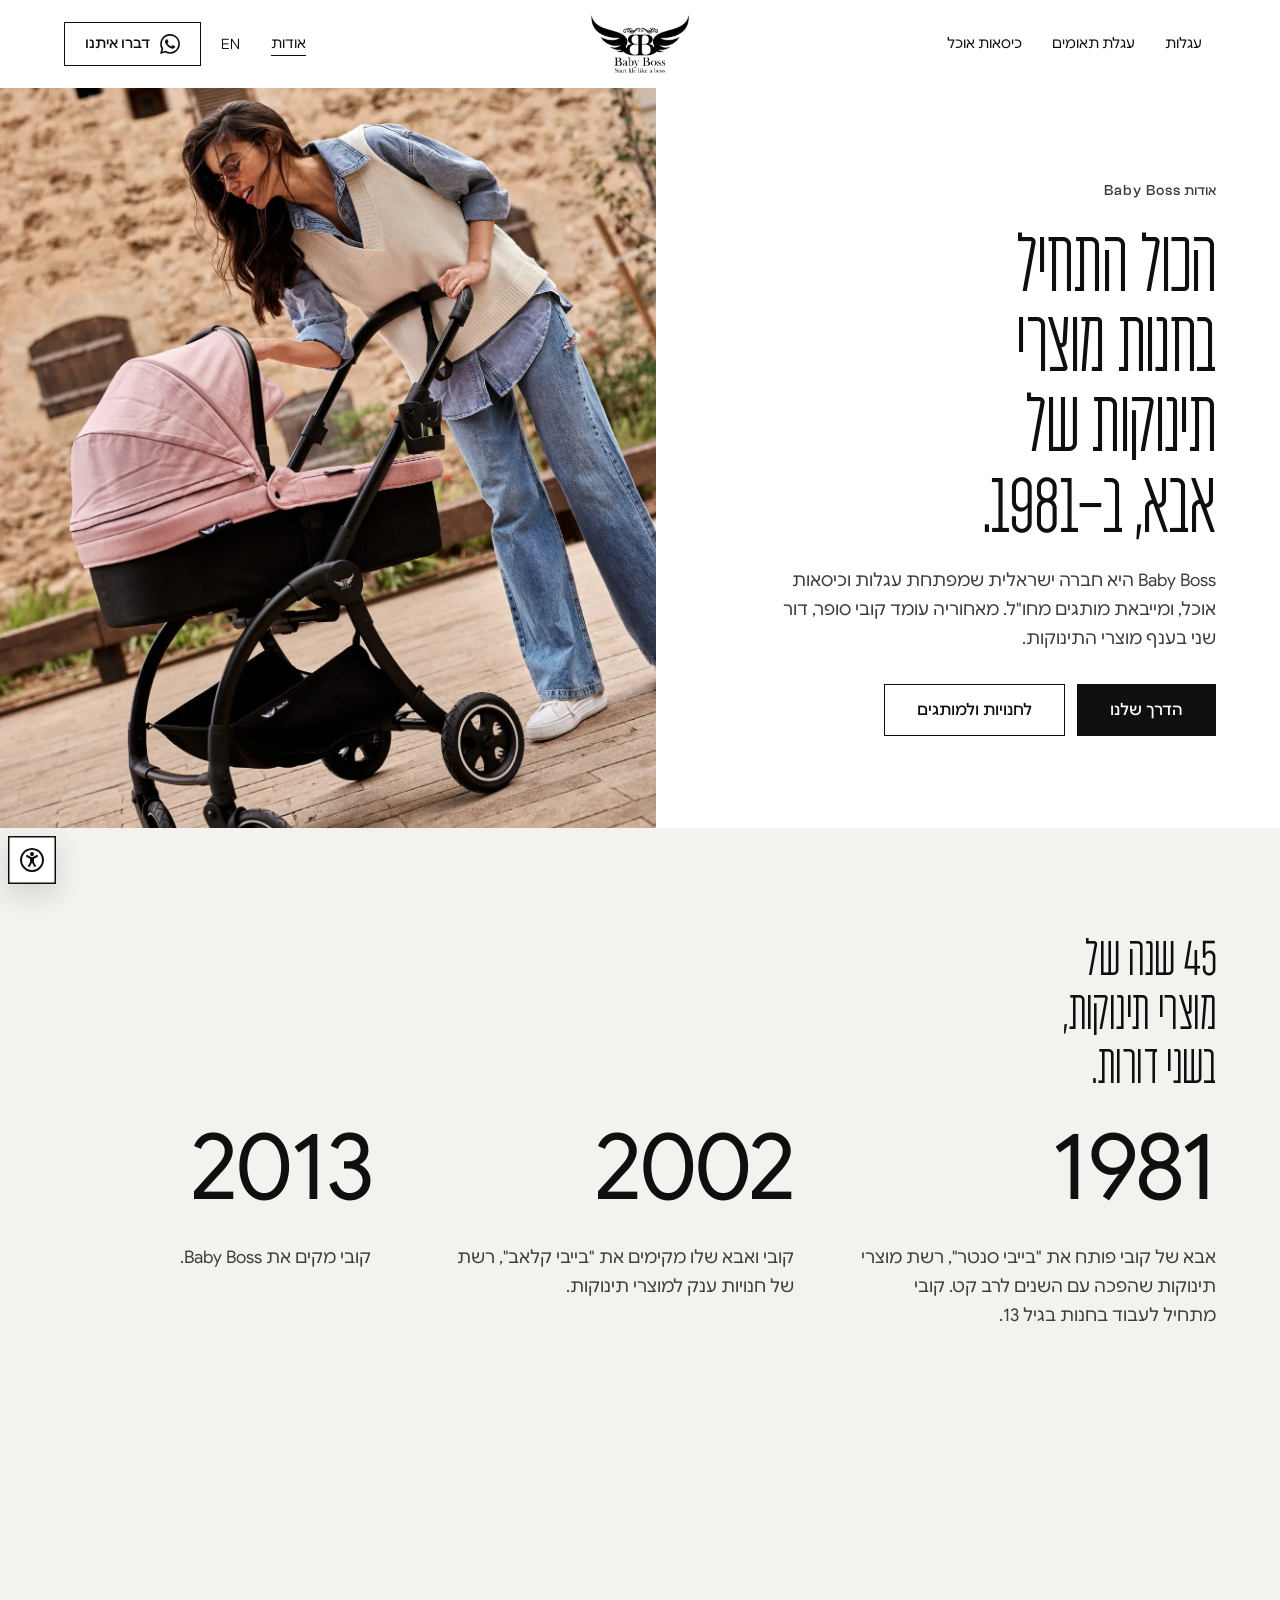
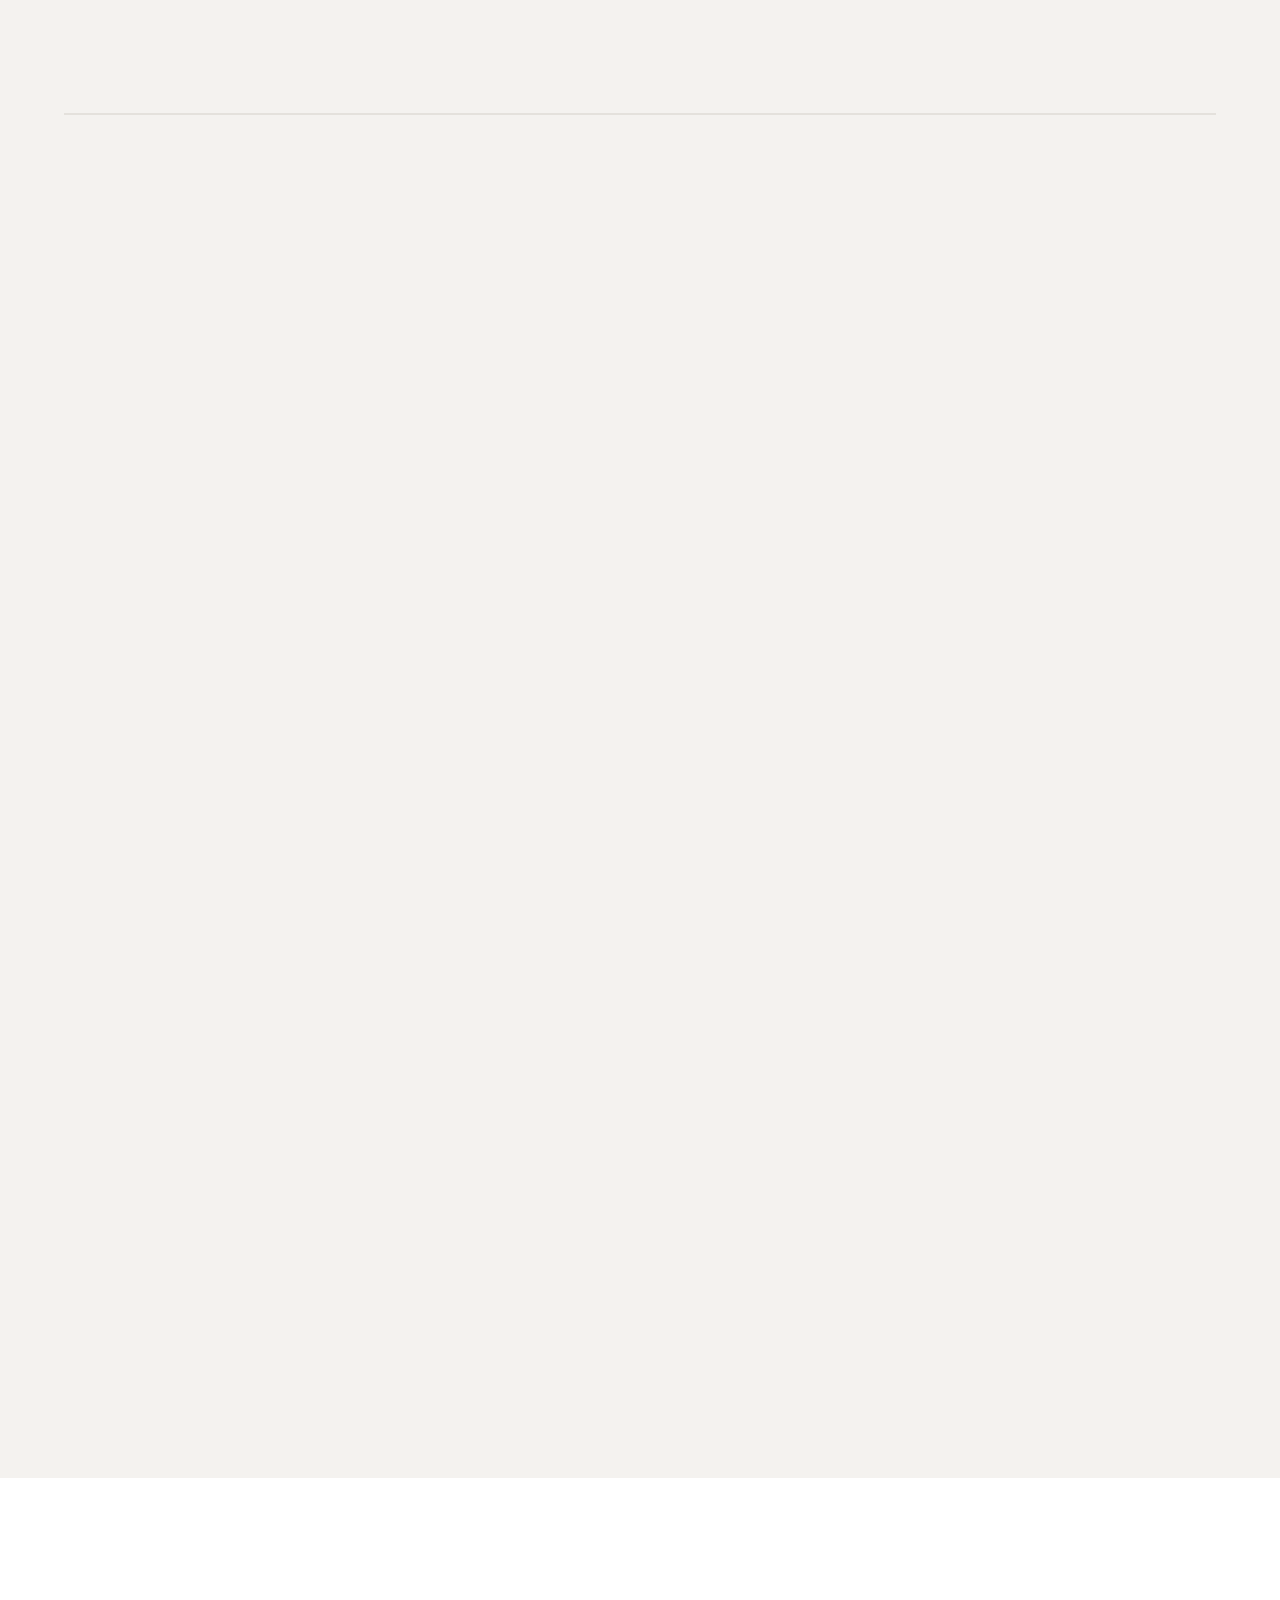
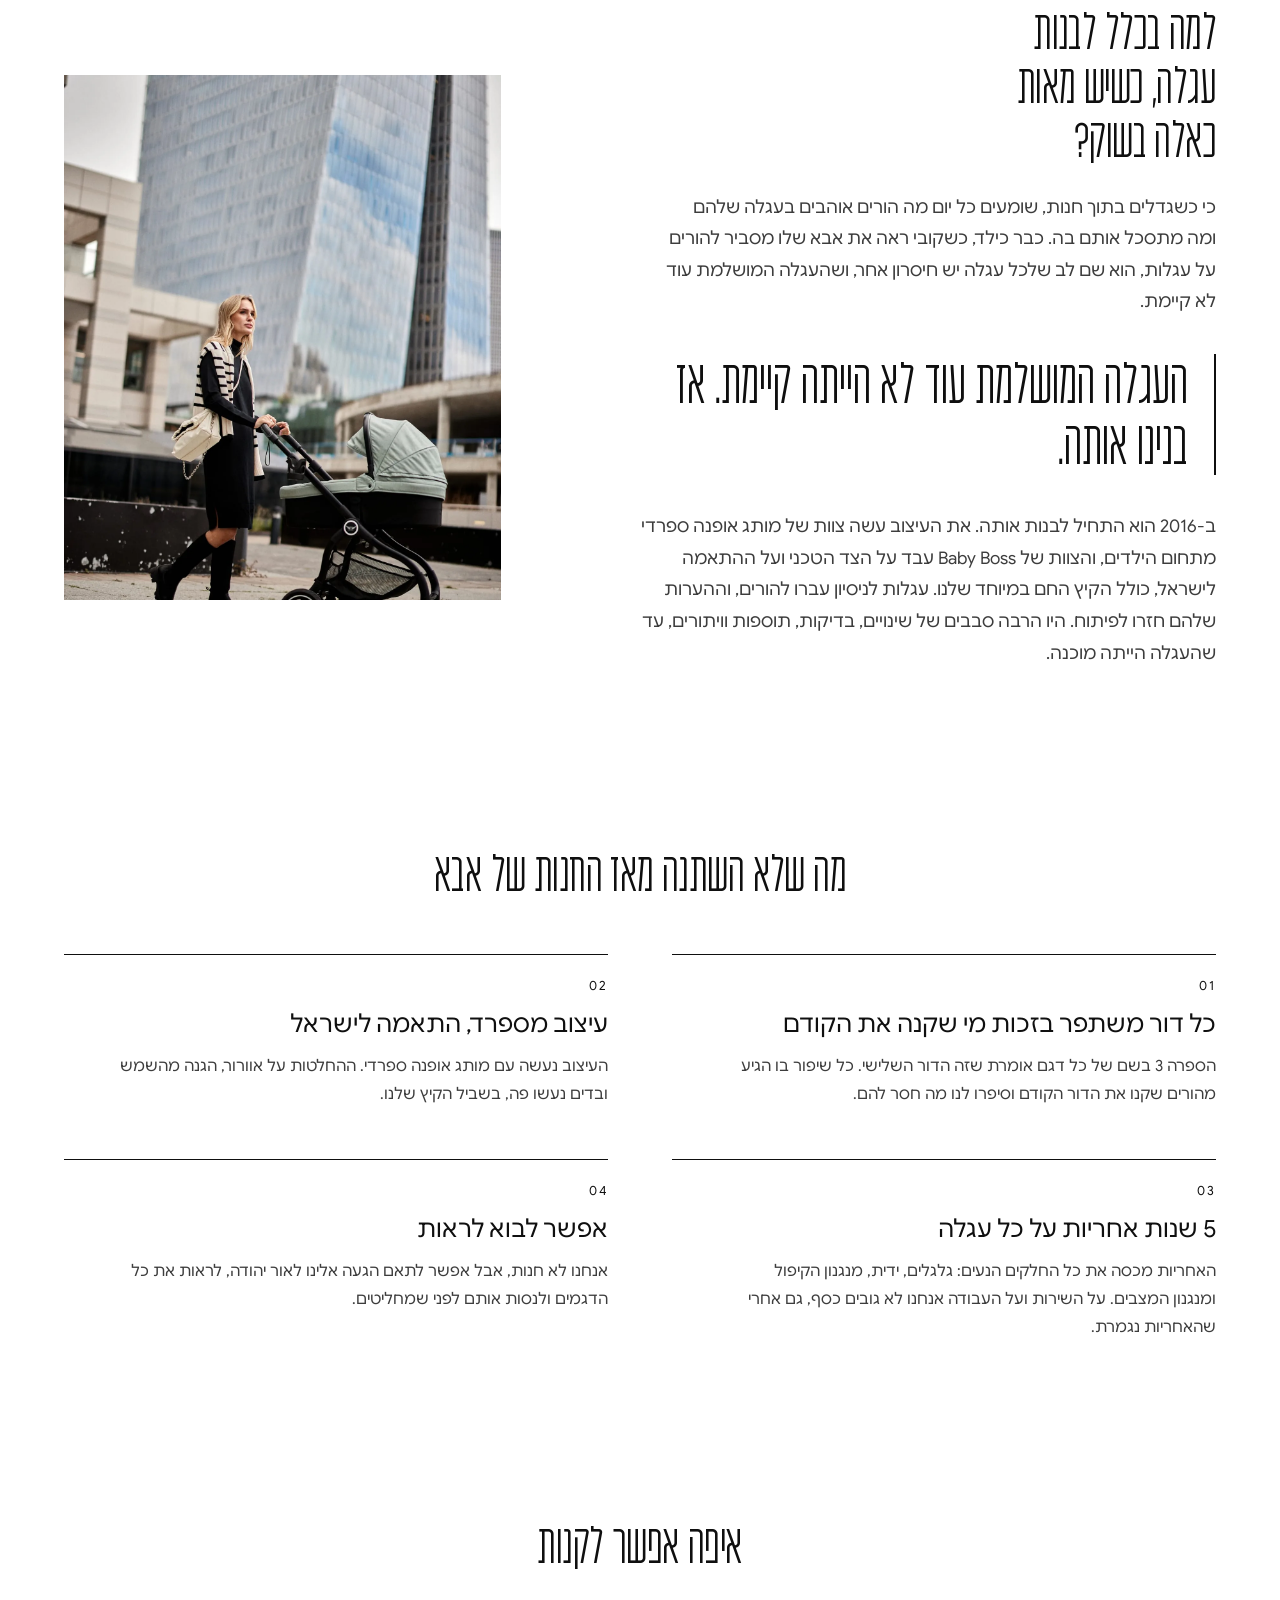
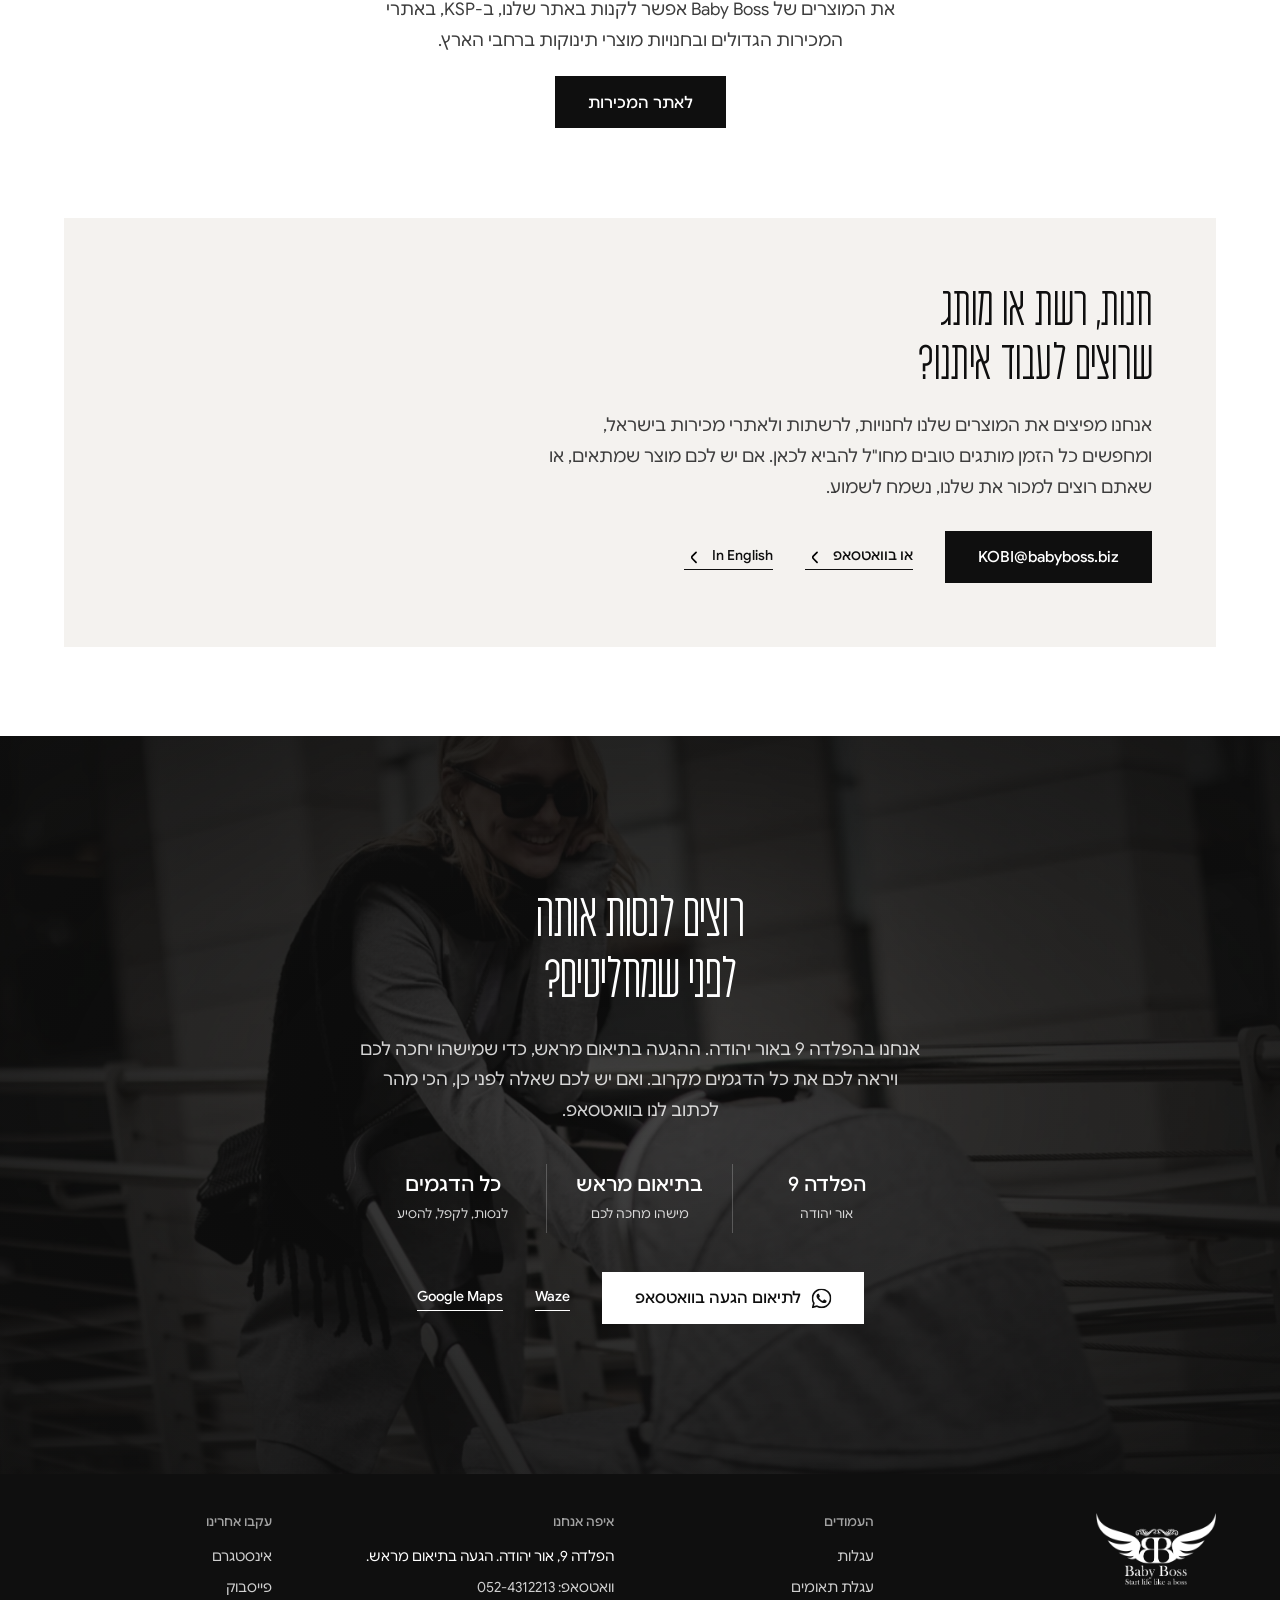
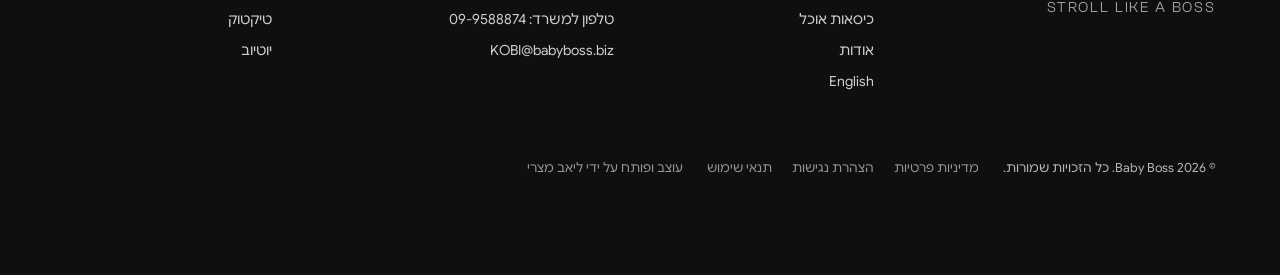
<file: about.html>
<!doctype html>
<html lang="he" dir="rtl" data-motion="expressive">
<head>
<meta charset="utf-8">
<meta name="viewport" content="width=device-width, initial-scale=1">
<title>אודות Baby Boss · קובי סופר, דור שני במוצרי תינוקות</title>
<meta name="description" content="Baby Boss היא חברה ישראלית שמפתחת עגלות וכיסאות אוכל ומייבאת מותגים מחו&quot;ל. הסיפור מ-1981, איך אנחנו עובדים, איפה קונים, ופרטים לחנויות ולמותגים.">
<link rel="icon" href="images/favicon.png" type="image/png">
<link rel="apple-touch-icon" href="images/apple-touch-icon.png">
<meta name="robots" content="noindex, nofollow">
<link rel="preload" href="fonts/FUP-Nesher-Light.woff2" as="font" type="font/woff2" crossorigin>
<link rel="preload" href="fonts/GoogleSans-Regular.woff2" as="font" type="font/woff2" crossorigin>
<link rel="preload" href="images/mood-pink.webp" as="image" type="image/webp" fetchpriority="high">
<link rel="stylesheet" href="css/site.css?v=42">
<script>document.documentElement.classList.add("js");if(matchMedia("(prefers-reduced-motion: no-preference)").matches)document.documentElement.classList.add("open-anim");</script>
<script>if(/[?&]review=/.test(location.search))document.documentElement.classList.add("is-review")</script>
<style>@media (max-width: 767px) { .is-review .fabs { bottom: 72px; } .is-review .fabs.is-off { transform: translateY(calc(110% + 72px)); } }</style>
</head>
<body>
<!-- icons:start --><svg width="0" height="0" style="position:absolute" aria-hidden="true" focusable="false"><symbol id="i-a11y" viewBox="0 0 300 300"><g ><path transform="translate(0 300) scale(1 -1)" d="M125 225Q125 235 132.5 242.5Q140 250 150.0 250.0Q160 250 167.5 242.5Q175 235 175.0 225.0Q175 215 167.5 207.5Q160 200 150.0 200.0Q140 200 132.5 207.5Q125 215 125 225ZM300 150Q300 109 280.0 74.5Q260 40 225.5 20.0Q191 0 150.0 0.0Q109 0 74.5 20.0Q40 40 20.0 74.5Q0 109 0.0 150.0Q0 191 20.0 225.5Q40 260 74.5 280.0Q109 300 150.0 300.0Q191 300 225.5 280.0Q260 260 280.0 225.5Q300 191 300 150ZM275 150Q275 184 258.0 212.5Q241 241 212.5 258.0Q184 275 150.0 275.0Q116 275 87.5 258.0Q59 241 42.0 212.5Q25 184 25.0 150.0Q25 116 42.0 87.5Q59 59 87.5 42.0Q116 25 150.0 25.0Q184 25 212.5 42.0Q241 59 258.0 87.5Q275 116 275 150ZM207 211 160 188H140L93 211Q88 213 83.5 211.5Q79 210 76.5 205.5Q74 201 75.5 196.0Q77 191 82 189L125 167V123L102 81Q99 77 100.5 72.0Q102 67 105.5 65.0Q109 63 113 63Q120 63 124 69L148 113H152L177 69Q180 62 187 63Q191 63 194.5 65.0Q198 67 199.5 72.0Q201 77 198 81L175 123V167L218 189Q223 191 224.5 196.0Q226 201 224.0 205.5Q222 210 217.0 211.5Q212 213 207 211Z"/></g></symbol><symbol id="i-arr" viewBox="0 0 300 300"><g ><path transform="translate(0 300) scale(1 -1)" d="M133 141Q129 145 129.0 150.0Q129 155 133 159L190 216Q194 220 194.0 225.0Q194 230 190.0 234.0Q186 238 181.0 238.0Q176 238 172 234L115 177Q104 166 104.0 150.0Q104 134 115 123L172 66Q176 63 181.0 62.5Q186 62 190.0 66.0Q194 70 194.0 75.0Q194 80 190 84Z"/></g></symbol><symbol id="i-close" viewBox="0 0 300 300"><g ><path transform="translate(0 300) scale(1 -1)" d="M225 225Q221 229 216.0 229.0Q211 229 207 225L150 168L93 225Q89 229 84.0 229.0Q79 229 75 225Q71 221 71.0 216.0Q71 211 75 207L132 150L75 93Q71 89 71.0 84.0Q71 79 75 75Q79 71 84.0 71.0Q89 71 93 75L150 132L207 75Q211 71 216.0 71.0Q221 71 225 75Q229 79 229.0 84.0Q229 89 225 93L168 150L225 207Q229 211 229.0 216.0Q229 221 225 225Z"/></g></symbol><symbol id="i-wa" viewBox="0 0 300 300"><g ><path transform="translate(0 300) scale(1 -1)" d="M256 256Q235 277 207.5 288.5Q180 300 151 300Q110 300 76.0 280.0Q42 260 22.0 226.0Q2 192 2.0 151.5Q2 111 22 77L1 0L80 21Q113 3 151 3Q191 3 225.0 23.0Q259 43 279.0 77.0Q299 111 299 151Q299 181 288.0 208.0Q277 235 256 256ZM151 28Q117 28 88 45L83 48L36 35L49 81L46 86Q27 116 27.0 150.5Q27 185 43.5 213.5Q60 242 88.5 258.5Q117 275 151 275Q175 275 198.0 265.5Q221 256 238.5 238.5Q256 221 265.0 198.5Q274 176 274 151Q274 118 257.5 89.5Q241 61 212.5 44.5Q184 28 151 28ZM218 120Q198 131 194.0 132.0Q190 133 188.0 133.0Q186 133 185 130Q181 126 173 116Q170 112 165 115L162 116Q147 123 135.0 133.5Q123 144 114 159Q113 162 113.5 163.5Q114 165 116 167L121 173Q123 175 125 178V179Q127 182 125 186L113 214Q112 218 110.0 219.0Q108 220 106 220H98Q92 220 88 215H87Q82 209 80 204Q75 195 75.0 184.0Q75 173 82 159Q85 152 90 146L91 145Q100 132 111 121Q132 99 154 90Q163 86 174.0 82.5Q185 79 198 81Q204 81 212.5 86.5Q221 92 223.0 98.0Q225 104 225.5 109.0Q226 114 225.5 115.5Q225 117 220 119Z"/></g></symbol></svg><!-- icons:end -->
<a class="skip" href="#main">דלג לתוכן</a>

<header class="hd pre" id="hd">
  <nav aria-label="ראשי">
    <button class="burger" type="button" aria-label="פתיחת תפריט" aria-expanded="false" aria-controls="md"><i></i><i></i><i></i></button>
    <a class="hlink" href="strollers.html">עגלות</a>
    <a class="hlink" href="twin.html">עגלת תאומים</a>
    <a class="hlink" href="high-chairs.html">כיסאות אוכל</a>
  </nav>
  <a class="hlogo" href="index.html" aria-label="Baby Boss, לעמוד הבית"><img src="images/logo-white.png" width="289" height="174" alt=""></a>
  <div class="hd-end">
    <nav aria-label="משני">
      <a class="hlink" href="about.html" aria-current="page">אודות</a>
      <a class="hlink lat" href="en.html" lang="en" hreflang="en" aria-label="English">EN</a>
    </nav>
    <a class="btn btn-ghost" href="https://wa.me/972524312213" data-wa="היי, הגעתי מעמוד האודות באתר ויש לי שאלה" target="_blank" rel="noopener"><svg class="ic" aria-hidden="true"><use href="#i-wa"/></svg>דברו איתנו</a>
    <button class="hd-a11y" type="button" data-a11y-open aria-label="נגישות: התאמות תצוגה"><svg class="ic" aria-hidden="true"><use href="#i-a11y"/></svg></button>
    <a class="wa-ic" href="https://wa.me/972524312213" data-wa="היי, הגעתי מעמוד האודות באתר ויש לי שאלה" target="_blank" rel="noopener" aria-label="כתבו לנו בוואטסאפ"><svg class="ic" aria-hidden="true"><use href="#i-wa"/></svg></a>
  </div>
</header>

<div class="md" id="md" role="dialog" aria-modal="true" aria-label="תפריט"><div class="md-scrim"></div>
  <nav class="md-panel" aria-label="ניווט ראשי">
    <div class="md-top"><img src="images/logo-white.png" width="289" height="174" alt="Baby Boss"><button class="md-close" type="button" aria-label="סגירת תפריט"><svg class="ic" aria-hidden="true"><use href="#i-close"/></svg></button></div>
    <ul class="md-list">
      <li class="md-item"><a class="md-link" href="index.html">בית</a></li>
      <li class="md-item"><a class="md-link" href="strollers.html">עגלות</a></li>
      <li class="md-item"><a class="md-link" href="twin.html">עגלת תאומים</a></li>
      <li class="md-item"><a class="md-link" href="high-chairs.html">כיסאות אוכל</a></li>
      <li class="md-item"><a class="md-link" href="about.html" aria-current="page">אודות</a></li>
      <li class="md-item"><a class="md-link lat" href="en.html" lang="en" hreflang="en">English</a></li>
    </ul>
    <div class="md-cta"><a class="btn btn-solid" href="https://wa.me/972524312213" data-wa="היי, הגעתי מעמוד האודות באתר ויש לי שאלה" target="_blank" rel="noopener"><svg class="ic" aria-hidden="true"><use href="#i-wa"/></svg>דברו איתנו בוואטסאפ</a></div>
  </nav>
</div>

<main id="main" tabindex="-1">
  <!-- 01 · hero, split like the other inner pages -->
  <section class="sh" id="hero" aria-labelledby="hero-title">
    <div class="sh-copy">
      <span class="hero-kick rv">אודות <span class="lat">Baby Boss</span></span>
      <h1 class="rv" id="hero-title" style="--i:1">הכול התחיל בחנות מוצרי תינוקות של אבא, ב-1981.</h1>
      <p class="hero-lead rv" style="--i:2"><span class="lat">Baby Boss</span> היא חברה ישראלית שמפתחת עגלות וכיסאות אוכל, ומייבאת מותגים מחו"ל. מאחוריה עומד קובי סופר, דור שני בענף מוצרי התינוקות.</p>
      <div class="hero-cta rv" style="--i:3">
        <a class="btn btn-solid" href="#road">הדרך שלנו</a>
        <a class="btn btn-ghost" href="#trade">לחנויות ולמותגים</a>
      </div>
    </div>
    <figure class="sh-media">
      <img src="images/mood-pink.webp" width="1366" height="2048" alt="אישה רוכנת אל עגלת Baby Boss ורודה ליד קיר אבן ביפו" fetchpriority="high" decoding="async">
    </figure>
  </section>

  <!-- 02 · the road, this page's scroll scene: a horizontal timeline that travels sideways while the section is pinned -->
  <section class="rd" id="road" data-axis="start" aria-labelledby="rd-title">
    <div class="rd-pin">
      <h2 class="rd-title" id="rd-title">45 שנה של מוצרי תינוקות, בשני דורות.</h2>
      <div class="rd-view" data-crop-ok>
        <ol class="rd-track">
          <li class="rd-stop"><span class="rd-year lat">1981</span><p>אבא של קובי פותח את "בייבי סנטר", רשת מוצרי תינוקות שהפכה עם השנים לרב קט. קובי מתחיל לעבוד בחנות בגיל 13.</p></li>
          <li class="rd-stop"><span class="rd-year lat">2002</span><p>קובי ואבא שלו מקימים את "בייבי קלאב", רשת של חנויות ענק למוצרי תינוקות.</p></li>
          <li class="rd-stop"><span class="rd-year lat">2013</span><p>קובי מקים את <span class="lat">Baby Boss</span>.</p></li>
          <li class="rd-stop"><span class="rd-year lat">2015</span><p>בייבי קלאב נמכרת לרשת שילב.</p></li>
          <li class="rd-stop rd-pic"><span class="rd-year lat">2016</span><p>מתחיל הפיתוח של עגלת <span class="lat">Baby Boss</span> הראשונה.</p><img src="images/detail-wheel.webp" width="1200" height="1245" alt="קרוב על גלגל של עגלת Baby Boss" loading="lazy" decoding="async"></li>
          <li class="rd-stop rd-pic rd-now"><span class="rd-year">היום</span><p>ארבעה דגמי עגלות, כיסאות אוכל שנמכרים באלפים בכל שנה, ומותגים מחו"ל שאנחנו מביאים לישראל.</p><img src="images/m-bobcat.webp" width="1100" height="1100" alt="עגלת בובקט 3" loading="lazy" decoding="async"></li>
        </ol>
      </div>
      <div class="rd-bar" aria-hidden="true"><i></i></div>
    </div>
  </section>

  <!-- 03 · why another stroller, C8: the story at reading width, one sentence lifted out, a photo beside -->
  <section class="ws" data-axis="start" aria-labelledby="ws-title">
    <div class="ws-text">
      <h2 class="reveal" id="ws-title">למה בכלל לבנות עגלה, כשיש מאות כאלה בשוק?</h2>
      <p class="reveal">כי כשגדלים בתוך חנות, שומעים כל יום מה הורים אוהבים בעגלה שלהם ומה מתסכל אותם בה. כבר כילד, כשקובי ראה את אבא שלו מסביר להורים על עגלות, הוא שם לב שלכל עגלה יש חיסרון אחר, ושהעגלה המושלמת עוד לא קיימת.</p>
      <p class="ws-lift reveal">העגלה המושלמת עוד לא הייתה קיימת. אז בנינו אותה.</p>
      <p class="reveal">ב-2016 הוא התחיל לבנות אותה. את העיצוב עשה צוות של מותג אופנה ספרדי מתחום הילדים, והצוות של <span class="lat">Baby Boss</span> עבד על הצד הטכני ועל ההתאמה לישראל, כולל הקיץ החם במיוחד שלנו. עגלות לניסיון עברו להורים, וההערות שלהם חזרו לפיתוח. היו הרבה סבבים של שינויים, בדיקות, תוספות וויתורים, עד שהעגלה הייתה מוכנה.</p>
    </div>
    <figure class="ws-pic reveal"><img src="images/mood-sage.webp" width="1366" height="2048" alt="אישה בסוודר מפוספס דוחפת עגלת Baby Boss בגוון מרווה, בין מגדלים" loading="lazy" decoding="async"></figure>
  </section>

  <!-- 04 · how we work, four principles on thin rules (C6-like numbered) -->
  <section class="pr" aria-labelledby="pr-title">
    <div class="head center reveal"><h2 id="pr-title">מה שלא השתנה מאז החנות של אבא</h2></div>
    <ol class="pr-grid">
      <li class="reveal" style="--i:0"><span class="m-idx lat" aria-hidden="true">01</span><h3>כל דור משתפר בזכות מי שקנה את הקודם</h3><p>הספרה 3 בשם של כל דגם אומרת שזה הדור השלישי. כל שיפור בו הגיע מהורים שקנו את הדור הקודם וסיפרו לנו מה חסר להם.</p></li>
      <li class="reveal" style="--i:1"><span class="m-idx lat" aria-hidden="true">02</span><h3>עיצוב מספרד, התאמה לישראל</h3><p>העיצוב נעשה עם מותג אופנה ספרדי. ההחלטות על אוורור, הגנה מהשמש ובדים נעשו פה, בשביל הקיץ שלנו.</p></li>
      <li class="reveal" style="--i:2"><span class="m-idx lat" aria-hidden="true">03</span><h3>5 שנות אחריות על כל עגלה</h3><p>האחריות מכסה את כל החלקים הנעים: גלגלים, ידית, מנגנון הקיפול ומנגנון המצבים. על השירות ועל העבודה אנחנו לא גובים כסף, גם אחרי שהאחריות נגמרת.</p></li>
      <li class="reveal" style="--i:3"><span class="m-idx lat" aria-hidden="true">04</span><h3>אפשר לבוא לראות</h3><p>אנחנו לא חנות, אבל אפשר לתאם הגעה אלינו לאור יהודה, לראות את כל הדגמים ולנסות אותם לפני שמחליטים.</p></li>
    </ol>
  </section>

  <!-- 05 · where to buy, a short band -->
  <section class="wb" aria-labelledby="wb-title">
    <h2 class="reveal" id="wb-title">איפה אפשר לקנות</h2>
    <p class="reveal">את המוצרים של <span class="lat">Baby Boss</span> אפשר לקנות באתר שלנו, ב-<span class="lat">KSP</span>, באתרי המכירות הגדולים ובחנויות מוצרי תינוקות ברחבי הארץ.</p>
    <a class="btn btn-solid reveal" href="https://www.babyboss.co.il/" target="_blank" rel="noopener">לאתר המכירות</a>
  </section>

  <!-- 06 · for stores and brands, its own surface so a buyer sees at once it is for them -->
  <section class="tr" id="trade" aria-labelledby="tr-title">
    <div class="tr-in">
      <h2 class="reveal" id="tr-title">חנות, רשת או מותג שרוצים לעבוד איתנו?</h2>
      <p class="reveal">אנחנו מפיצים את המוצרים שלנו לחנויות, לרשתות ולאתרי מכירות בישראל, ומחפשים כל הזמן מותגים טובים מחו"ל להביא לכאן. אם יש לכם מוצר שמתאים, או שאתם רוצים למכור את שלנו, נשמח לשמוע.</p>
      <div class="tr-cta reveal">
        <a class="btn btn-solid lat" href="mailto:KOBI@babyboss.biz">KOBI@babyboss.biz</a>
        <a class="tlink" href="https://wa.me/972524312213" data-wa="היי קובי, אני פונה בנושא עסקי" target="_blank" rel="noopener">או בוואטסאפ<svg class="arr" aria-hidden="true"><use href="#i-arr"/></svg></a>
        <a class="tlink lat" href="en.html" lang="en" hreflang="en">In English<svg class="arr" aria-hidden="true"><use href="#i-arr"/></svg></a>
      </div>
    </div>
  </section>

  <!-- 08 · closing, the visit: the city shoot breathes under the ink (scrubbed, slow), three facts on hairlines -->
  <section class="visit" id="visit" aria-labelledby="vs-title">
    <div class="vs-bg"><img src="images/visit-city.webp" srcset="images/visit-city-1400.webp 1400w, images/visit-city.webp 2400w" sizes="100vw" width="2400" height="1601" alt="אישה צוחקת ליד עגלת Baby Boss אפורה ברחוב עירוני" loading="lazy" decoding="async"></div>
    <div class="vs-in">
      <h2 class="reveal" id="vs-title">רוצים לנסות אותה לפני שמחליטים?</h2>
      <p class="reveal">אנחנו בהפלדה 9 באור יהודה. ההגעה בתיאום מראש, כדי שמישהו יחכה לכם ויראה לכם את כל הדגמים מקרוב. ואם יש לכם שאלה לפני כן, הכי מהר לכתוב לנו בוואטסאפ.</p>
      <ul class="vs-facts reveal">
        <li><b>הפלדה 9</b><span>אור יהודה</span></li>
        <li><b>בתיאום מראש</b><span>מישהו מחכה לכם</span></li>
        <li><b>כל הדגמים</b><span>לנסות, לקפל, להסיע</span></li>
      </ul>
      <div class="vs-cta reveal">
        <a class="btn btn-light" href="https://wa.me/972524312213" data-wa="היי, הגעתי מעמוד האודות ואשמח לתאם הגעה לאור יהודה" target="_blank" rel="noopener"><svg class="ic" aria-hidden="true"><use href="#i-wa"/></svg>לתיאום הגעה בוואטסאפ</a>
        <a class="tlink lat" href="https://waze.com/ul?q=%D7%94%D7%A4%D7%9C%D7%93%D7%94%209%20%D7%90%D7%95%D7%A8%20%D7%99%D7%94%D7%95%D7%93%D7%94&amp;navigate=yes" target="_blank" rel="noopener">Waze</a>
        <a class="tlink lat" href="https://www.google.com/maps/search/?api=1&amp;query=%D7%94%D7%A4%D7%9C%D7%93%D7%94+9+%D7%90%D7%95%D7%A8+%D7%99%D7%94%D7%95%D7%93%D7%94" target="_blank" rel="noopener">Google Maps</a>
      </div>
    </div>
  </section>
</main>

<!-- footer, MV:ft8 brand signature -->
<footer class="ft" id="ft">
  <img class="ft-mark" src="images/logo-white.png" width="289" height="174" alt="" aria-hidden="true">
  <div class="ft-cols">
    <div class="ft-brand">
      <img src="images/logo-white.png" width="289" height="174" alt="Baby Boss">
      <p class="lat">Stroll like a Boss</p>
    </div>
    <div>
      <h3>העמודים</h3>
      <ul><li><a href="strollers.html">עגלות</a></li><li><a href="twin.html">עגלת תאומים</a></li><li><a href="high-chairs.html">כיסאות אוכל</a></li><li><a href="about.html" aria-current="page">אודות</a></li><li><a href="en.html" lang="en" hreflang="en" class="lat">English</a></li></ul>
    </div>
    <div>
      <h3>איפה אנחנו</h3>
      <ul>
        <li><span>הפלדה 9, אור יהודה. הגעה בתיאום מראש.</span></li>
        <li><a href="https://wa.me/972524312213" data-wa="היי, הגעתי מעמוד האודות באתר ויש לי שאלה" target="_blank" rel="noopener">וואטסאפ: <span class="ft-tel" dir="ltr">052-4312213</span></a></li>
        <li><a href="tel:+97299588874">טלפון למשרד: <span class="ft-tel" dir="ltr">09-9588874</span></a></li>
        <li><a href="mailto:KOBI@babyboss.biz" class="lat">KOBI@babyboss.biz</a></li>
      </ul>
    </div>
    <div>
      <h3>עקבו אחרינו</h3>
      <ul><li><a href="https://www.instagram.com/babyboss.biz" target="_blank" rel="noopener">אינסטגרם</a></li><li><a href="https://www.facebook.com/babyboss.biz" target="_blank" rel="noopener">פייסבוק</a></li><li><a href="https://www.tiktok.com/@babyboss.biz" target="_blank" rel="noopener">טיקטוק</a></li><li><a href="https://www.youtube.com/user/kobisofer" target="_blank" rel="noopener">יוטיוב</a></li></ul>
    </div>
  </div>
  <div class="ft-legal">
    <p>© <span data-year>2026</span> <span class="lat">Baby Boss</span>. כל הזכויות שמורות.</p>
    <nav aria-label="מסמכים"><a href="privacy.html">מדיניות פרטיות</a><a href="accessibility.html">הצהרת נגישות</a><a href="terms.html">תנאי שימוש</a></nav>
    <p class="ft-credit"><a href="https://liavmatzri.co.il" target="_blank" rel="noopener">עוצב ופותח על ידי ליאב מצרי</a></p>
  </div>
</footer>

<div class="fabs" id="fabs">
  <a class="fab fab-wa" href="https://wa.me/972524312213" data-wa="היי, הגעתי מעמוד האודות באתר ויש לי שאלה" target="_blank" rel="noopener" aria-label="כתבו לנו בוואטסאפ"><svg class="ic" aria-hidden="true"><use href="#i-wa"/></svg><span class="fab-tip" aria-hidden="true">כתבו לנו בוואטסאפ</span></a>
  <a class="fab fab-a11y" href="accessibility.html" aria-label="התאמות תצוגה"><svg class="ic" aria-hidden="true"><use href="#i-a11y"/></svg></a>
</div>

<script src="vendor/gsap.min.js"></script>
<script src="vendor/ScrollTrigger.min.js"></script>
<script src="js/site.js?v=12" defer></script>
<script src="js/a11y.js?v=2" defer></script>
<script src="js/snap-icons.js?v=1" defer></script>
<script src="https://crm.liavmatzri.co.il/review.js" defer></script>
</body>
</html>
</file>
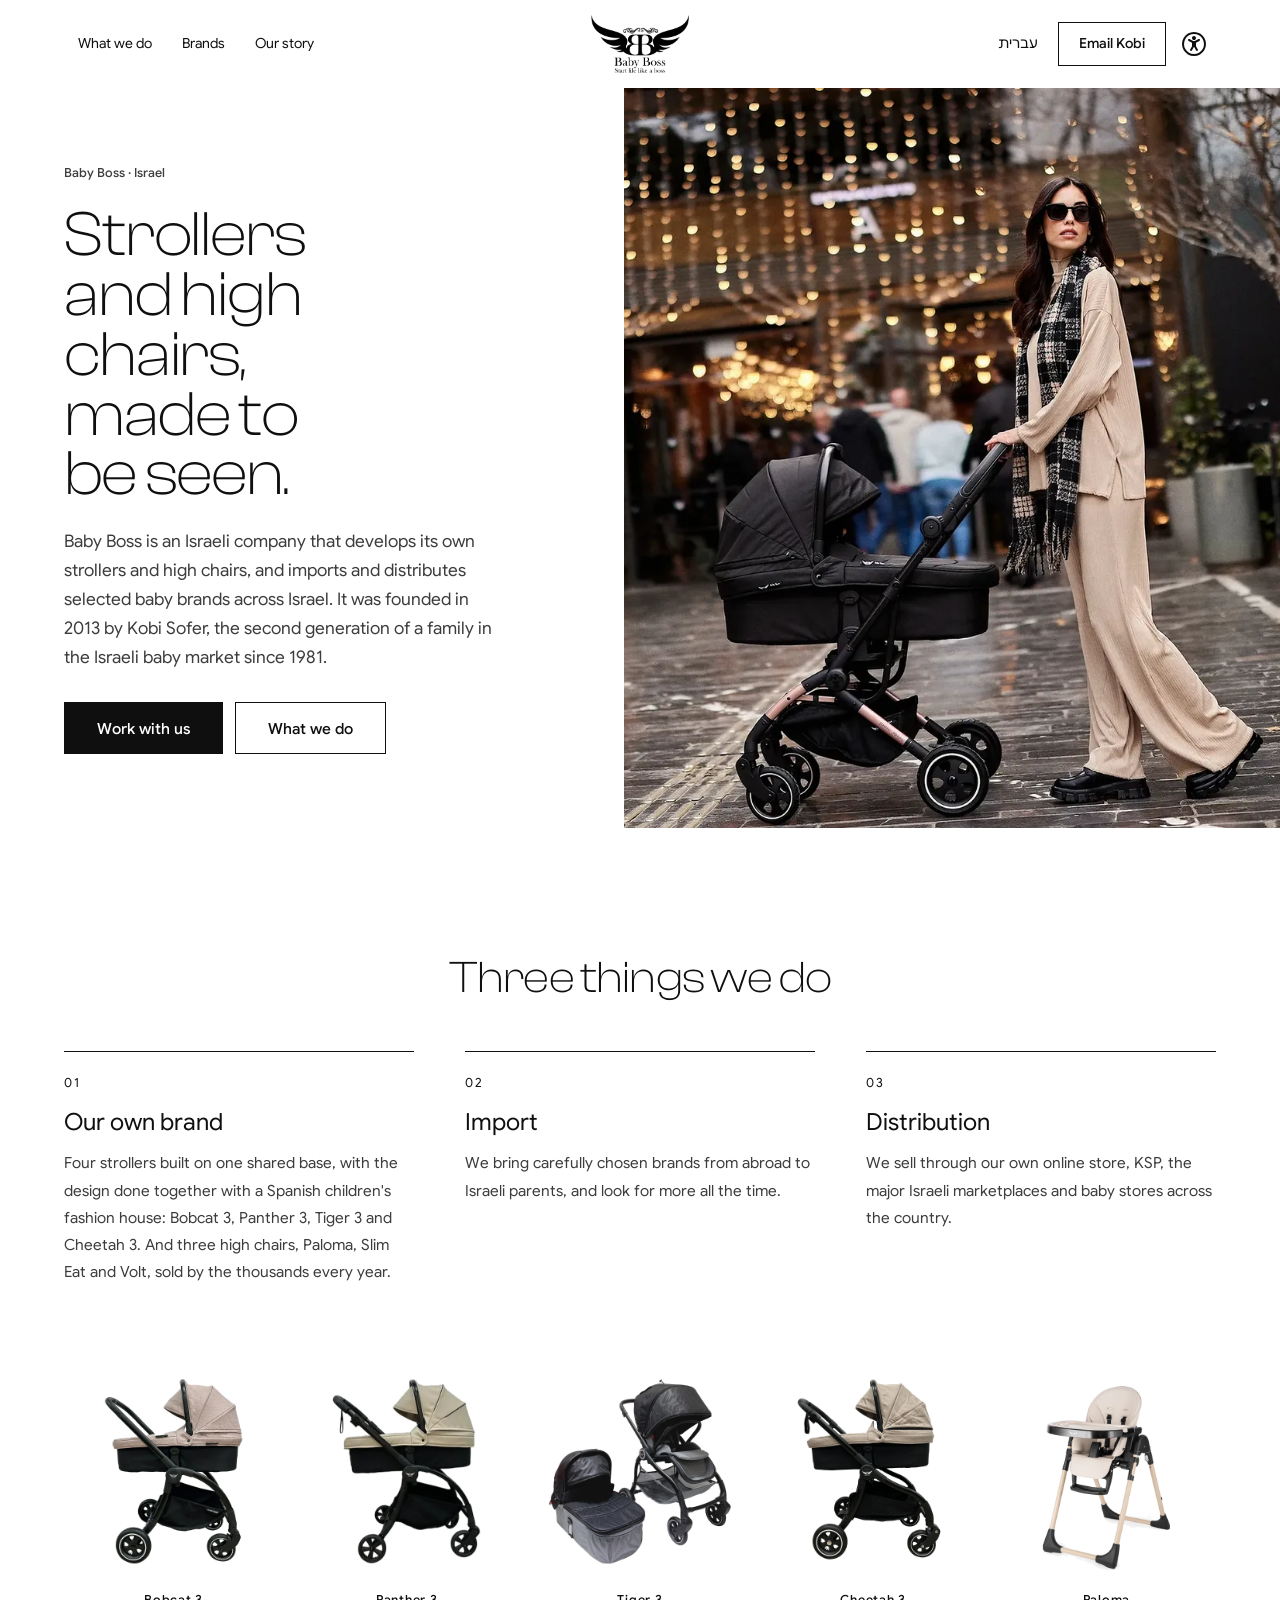
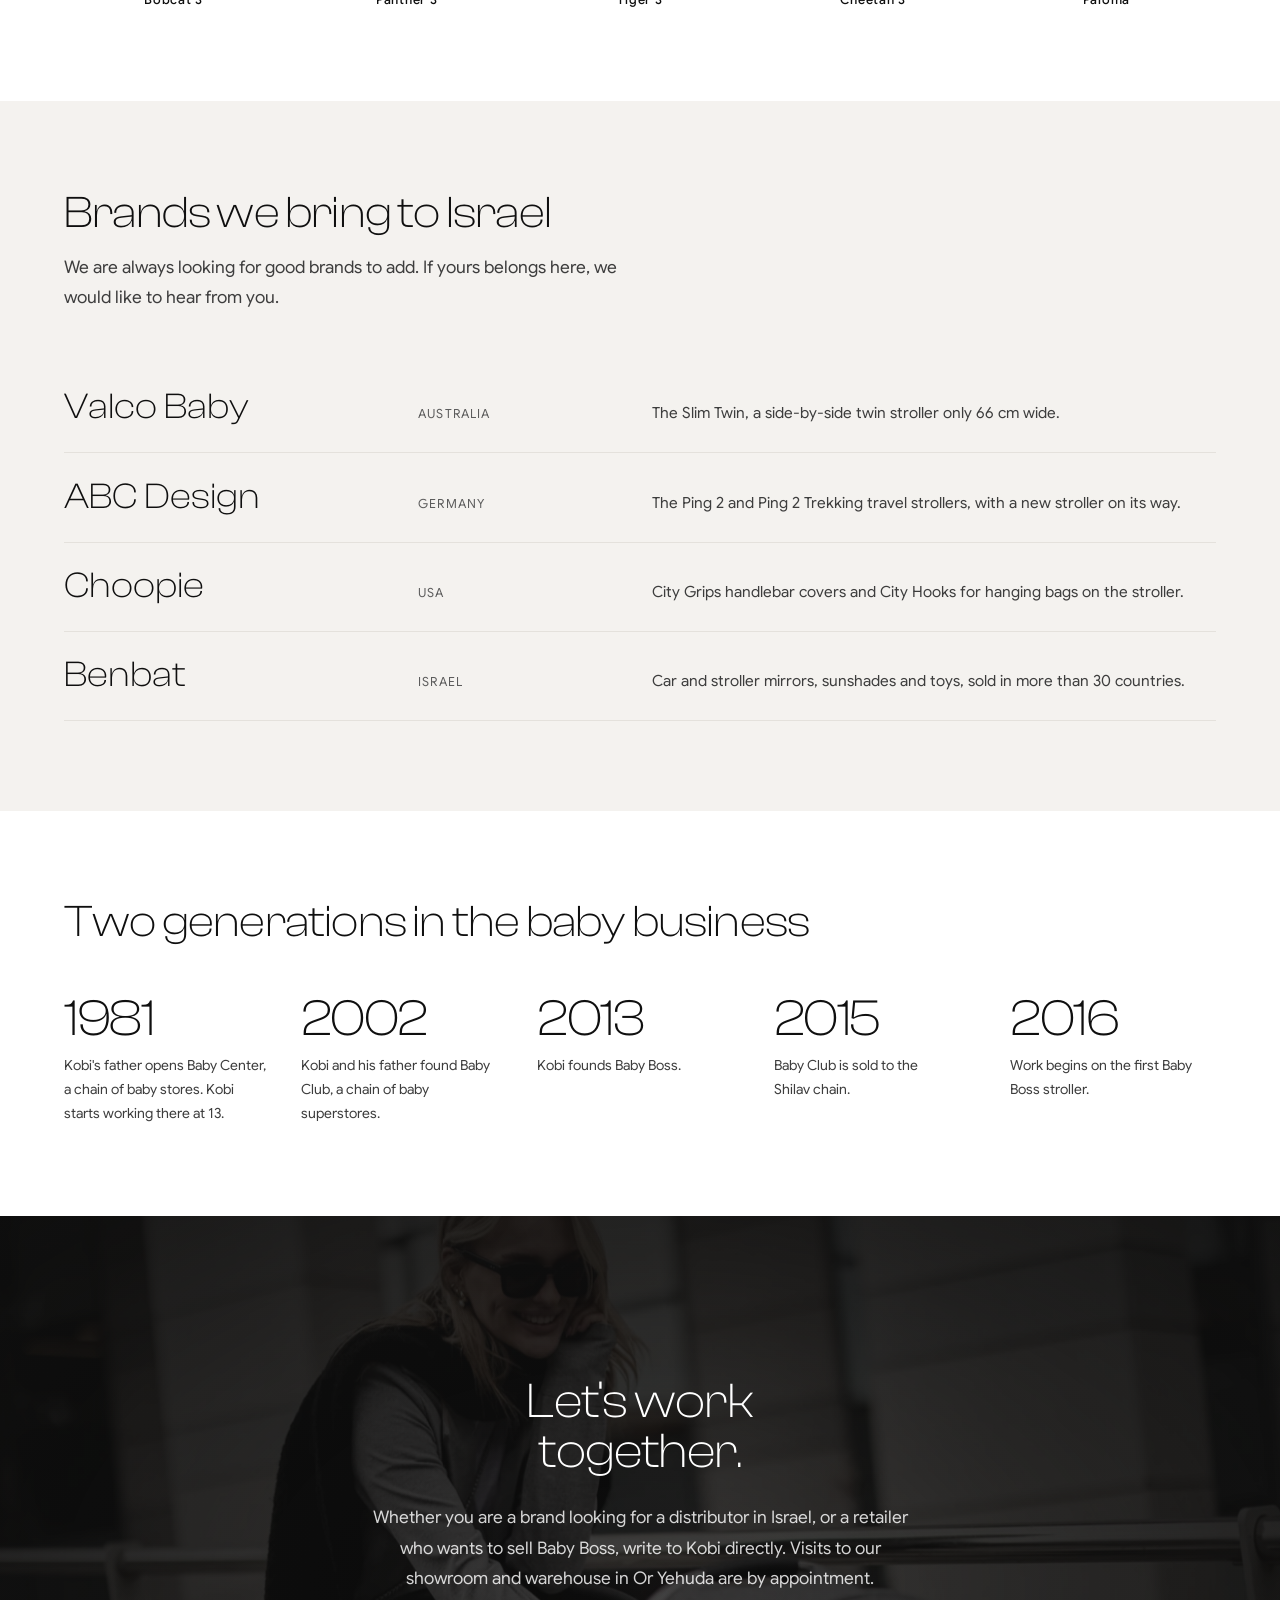
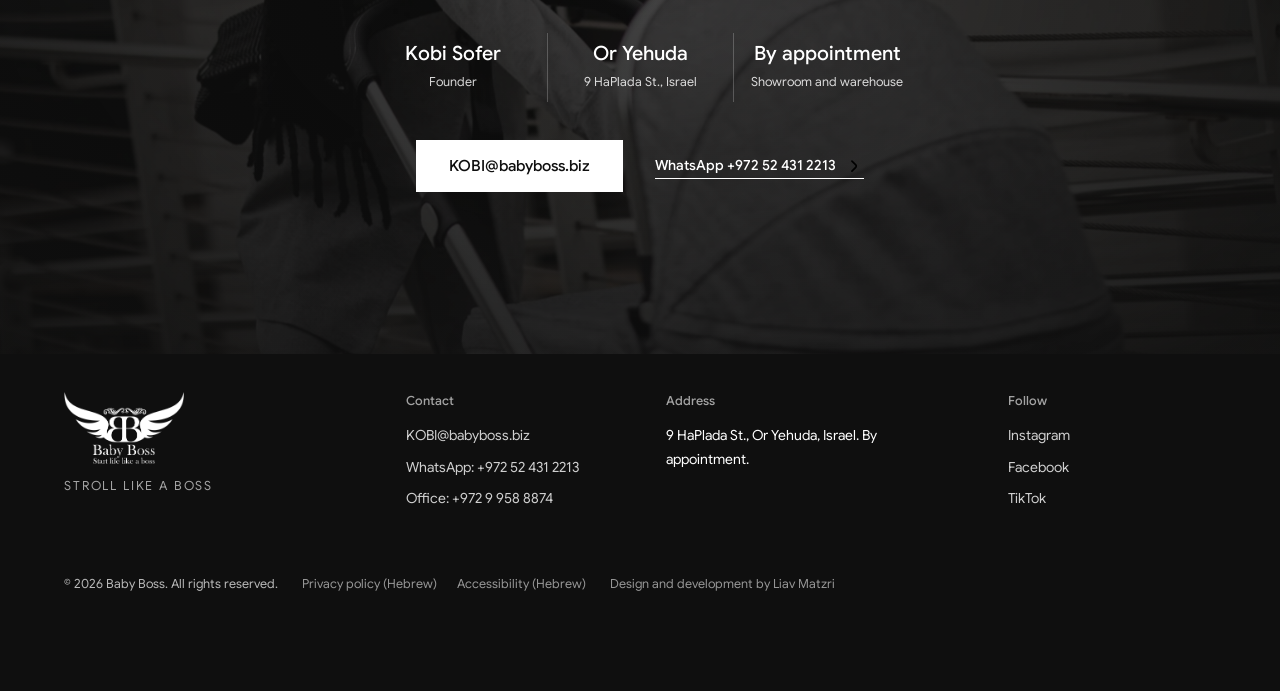
<file: en.html>
<!doctype html>
<html lang="en" dir="ltr">
<head>
<meta charset="utf-8">
<meta name="viewport" content="width=device-width, initial-scale=1">
<title>Baby Boss · Israeli strollers, high chairs and baby brands</title>
<meta name="description" content="Baby Boss develops its own strollers and high chairs in Israel, and imports and distributes selected baby brands. For brands looking for an Israeli distributor and for retailers.">
<link rel="alternate" hreflang="he" href="index.html">
<link rel="icon" href="images/favicon.png" type="image/png">
<link rel="apple-touch-icon" href="images/apple-touch-icon.png">
<meta name="robots" content="noindex, nofollow">
<link rel="preload" href="fonts/ClashDisplay-Light.woff2" as="font" type="font/woff2" crossorigin>
<link rel="preload" href="fonts/GoogleSans-Regular.woff2" as="font" type="font/woff2" crossorigin>
<link rel="preload" href="images/hero-city-1600.webp" as="image" type="image/webp" fetchpriority="high">
<link rel="stylesheet" href="css/site.css?v=42">
<script>document.documentElement.classList.add("js");if(matchMedia("(prefers-reduced-motion: no-preference)").matches)document.documentElement.classList.add("open-anim");</script>
<script>if(/[?&]review=/.test(location.search))document.documentElement.classList.add("is-review")</script>
<style>@media (max-width: 767px) { .is-review .fabs { bottom: 72px; } .is-review .fabs.is-off { transform: translateY(calc(110% + 72px)); } }</style>
</head>
<body>
<!-- icons:start --><svg width="0" height="0" style="position:absolute" aria-hidden="true" focusable="false"><symbol id="i-a11y" viewBox="0 0 300 300"><g ><path transform="translate(0 300) scale(1 -1)" d="M125 225Q125 235 132.5 242.5Q140 250 150.0 250.0Q160 250 167.5 242.5Q175 235 175.0 225.0Q175 215 167.5 207.5Q160 200 150.0 200.0Q140 200 132.5 207.5Q125 215 125 225ZM300 150Q300 109 280.0 74.5Q260 40 225.5 20.0Q191 0 150.0 0.0Q109 0 74.5 20.0Q40 40 20.0 74.5Q0 109 0.0 150.0Q0 191 20.0 225.5Q40 260 74.5 280.0Q109 300 150.0 300.0Q191 300 225.5 280.0Q260 260 280.0 225.5Q300 191 300 150ZM275 150Q275 184 258.0 212.5Q241 241 212.5 258.0Q184 275 150.0 275.0Q116 275 87.5 258.0Q59 241 42.0 212.5Q25 184 25.0 150.0Q25 116 42.0 87.5Q59 59 87.5 42.0Q116 25 150.0 25.0Q184 25 212.5 42.0Q241 59 258.0 87.5Q275 116 275 150ZM207 211 160 188H140L93 211Q88 213 83.5 211.5Q79 210 76.5 205.5Q74 201 75.5 196.0Q77 191 82 189L125 167V123L102 81Q99 77 100.5 72.0Q102 67 105.5 65.0Q109 63 113 63Q120 63 124 69L148 113H152L177 69Q180 62 187 63Q191 63 194.5 65.0Q198 67 199.5 72.0Q201 77 198 81L175 123V167L218 189Q223 191 224.5 196.0Q226 201 224.0 205.5Q222 210 217.0 211.5Q212 213 207 211Z"/></g></symbol><symbol id="i-arr" viewBox="0 0 300 300"><g ><path transform="translate(0 300) scale(1 -1)" d="M133 141Q129 145 129.0 150.0Q129 155 133 159L190 216Q194 220 194.0 225.0Q194 230 190.0 234.0Q186 238 181.0 238.0Q176 238 172 234L115 177Q104 166 104.0 150.0Q104 134 115 123L172 66Q176 63 181.0 62.5Q186 62 190.0 66.0Q194 70 194.0 75.0Q194 80 190 84Z"/></g></symbol><symbol id="i-close" viewBox="0 0 300 300"><g ><path transform="translate(0 300) scale(1 -1)" d="M225 225Q221 229 216.0 229.0Q211 229 207 225L150 168L93 225Q89 229 84.0 229.0Q79 229 75 225Q71 221 71.0 216.0Q71 211 75 207L132 150L75 93Q71 89 71.0 84.0Q71 79 75 75Q79 71 84.0 71.0Q89 71 93 75L150 132L207 75Q211 71 216.0 71.0Q221 71 225 75Q229 79 229.0 84.0Q229 89 225 93L168 150L225 207Q229 211 229.0 216.0Q229 221 225 225Z"/></g></symbol><symbol id="i-wa" viewBox="0 0 300 300"><g ><path transform="translate(0 300) scale(1 -1)" d="M256 256Q235 277 207.5 288.5Q180 300 151 300Q110 300 76.0 280.0Q42 260 22.0 226.0Q2 192 2.0 151.5Q2 111 22 77L1 0L80 21Q113 3 151 3Q191 3 225.0 23.0Q259 43 279.0 77.0Q299 111 299 151Q299 181 288.0 208.0Q277 235 256 256ZM151 28Q117 28 88 45L83 48L36 35L49 81L46 86Q27 116 27.0 150.5Q27 185 43.5 213.5Q60 242 88.5 258.5Q117 275 151 275Q175 275 198.0 265.5Q221 256 238.5 238.5Q256 221 265.0 198.5Q274 176 274 151Q274 118 257.5 89.5Q241 61 212.5 44.5Q184 28 151 28ZM218 120Q198 131 194.0 132.0Q190 133 188.0 133.0Q186 133 185 130Q181 126 173 116Q170 112 165 115L162 116Q147 123 135.0 133.5Q123 144 114 159Q113 162 113.5 163.5Q114 165 116 167L121 173Q123 175 125 178V179Q127 182 125 186L113 214Q112 218 110.0 219.0Q108 220 106 220H98Q92 220 88 215H87Q82 209 80 204Q75 195 75.0 184.0Q75 173 82 159Q85 152 90 146L91 145Q100 132 111 121Q132 99 154 90Q163 86 174.0 82.5Q185 79 198 81Q204 81 212.5 86.5Q221 92 223.0 98.0Q225 104 225.5 109.0Q226 114 225.5 115.5Q225 117 220 119Z"/></g></symbol></svg><!-- icons:end -->
<a class="skip" href="#main">Skip to content</a>

<header class="hd pre" id="hd">
  <nav aria-label="Main">
    <button class="burger" type="button" aria-label="Open menu" aria-expanded="false" aria-controls="md"><i></i><i></i><i></i></button>
    <a class="hlink" href="#what">What we do</a>
    <a class="hlink" href="#brands">Brands</a>
    <a class="hlink" href="#story">Our story</a>
  </nav>
  <a class="hlogo" href="#main" aria-label="Baby Boss, back to top"><img src="images/logo-white.png" width="289" height="174" alt=""></a>
  <div class="hd-end">
    <nav aria-label="Language">
      <a class="hlink" href="index.html" lang="he" hreflang="he">עברית</a>
    </nav>
    <a class="btn btn-ghost" href="mailto:KOBI@babyboss.biz">Email Kobi</a>
    <button class="hd-a11y" type="button" data-a11y-open aria-label="Accessibility: display settings"><svg class="ic" aria-hidden="true"><use href="#i-a11y"/></svg></button>
    <a class="wa-ic" href="https://wa.me/972524312213" data-wa="Hi Kobi, I found Baby Boss on your English page and would like to talk business." target="_blank" rel="noopener" aria-label="WhatsApp"><svg class="ic" aria-hidden="true"><use href="#i-wa"/></svg></a>
  </div>
</header>

<div class="md" id="md" role="dialog" aria-modal="true" aria-label="Menu"><div class="md-scrim"></div>
  <nav class="md-panel" aria-label="Main">
    <div class="md-top"><img src="images/logo-white.png" width="289" height="174" alt="Baby Boss"><button class="md-close" type="button" aria-label="Close menu"><svg class="ic" aria-hidden="true"><use href="#i-close"/></svg></button></div>
    <ul class="md-list">
      <li class="md-item"><a class="md-link" href="#what">What we do</a></li>
      <li class="md-item"><a class="md-link" href="#brands">Brands</a></li>
      <li class="md-item"><a class="md-link" href="#story">Our story</a></li>
      <li class="md-item"><a class="md-link" href="#contact">Contact</a></li>
      <li class="md-item"><a class="md-link" href="index.html" lang="he" hreflang="he">עברית</a></li>
    </ul>
    <div class="md-cta"><a class="btn btn-solid" href="mailto:KOBI@babyboss.biz">Email Kobi</a></div>
  </nav>
</div>

<main id="main" tabindex="-1">
  <!-- 01 · hero, split like the inner pages: the night shoot -->
  <section class="sh" id="hero" aria-labelledby="hero-title">
    <div class="sh-copy">
      <span class="hero-kick rv">Baby Boss · Israel</span>
      <h1 class="rv" id="hero-title" style="--i:1">Strollers and high chairs, made to be seen.</h1>
      <p class="hero-lead rv" style="--i:2">Baby Boss is an Israeli company that develops its own strollers and high chairs, and imports and distributes selected baby brands across Israel. It was founded in 2013 by Kobi Sofer, the second generation of a family in the Israeli baby market since 1981.</p>
      <div class="hero-cta rv" style="--i:3">
        <a class="btn btn-solid" href="#contact">Work with us</a>
        <a class="btn btn-ghost" href="#what">What we do</a>
      </div>
    </div>
    <figure class="sh-media">
      <img src="images/hero-city-1600.webp" srcset="images/hero-city-1600.webp 1600w, images/hero-city.webp 2800w" sizes="(max-width: 767px) 100vw, 52vw" width="2800" height="1671" alt="A woman in beige pushes a black Baby Boss stroller down a lit street at night" fetchpriority="high" decoding="async">
    </figure>
  </section>

  <!-- 02 · what we do: three equal lines of business -->
  <section class="en-what" id="what" aria-labelledby="what-title">
    <div class="head center reveal"><h2 id="what-title">Three things we do</h2></div>
    <ol class="en-three">
      <li class="reveal" style="--i:0">
        <span class="m-idx" aria-hidden="true">01</span>
        <h3>Our own brand</h3>
        <p>Four strollers built on one shared base, with the design done together with a Spanish children's fashion house: Bobcat&nbsp;3, Panther&nbsp;3, Tiger&nbsp;3 and Cheetah&nbsp;3. And three high chairs, Paloma, Slim Eat and Volt, sold by the thousands every year.</p>
      </li>
      <li class="reveal" style="--i:1">
        <span class="m-idx" aria-hidden="true">02</span>
        <h3>Import</h3>
        <p>We bring carefully chosen brands from abroad to Israeli parents, and look for more all the time.</p>
      </li>
      <li class="reveal" style="--i:2">
        <span class="m-idx" aria-hidden="true">03</span>
        <h3>Distribution</h3>
        <p>We sell through our own online store, KSP, the major Israeli marketplaces and baby stores across the country.</p>
      </li>
    </ol>
    <ul class="en-strip reveal" aria-label="Our strollers">
      <li><img src="images/m-bobcat.webp" width="1100" height="1100" alt="" loading="lazy" decoding="async"><span>Bobcat 3</span></li>
      <li><img src="images/m-panther.webp" width="1100" height="1100" alt="" loading="lazy" decoding="async"><span>Panther 3</span></li>
      <li><img src="images/m-tiger.webp" width="1100" height="1100" alt="" loading="lazy" decoding="async"><span>Tiger 3</span></li>
      <li><img src="images/m-cheetah.webp" width="1100" height="1100" alt="" loading="lazy" decoding="async"><span>Cheetah 3</span></li>
      <li><img src="images/c-paloma-cream.webp" width="1200" height="1200" alt="" loading="lazy" decoding="async"><span>Paloma</span></li>
    </ul>
  </section>

  <!-- 03 · the brands we bring in -->
  <section class="en-brands" id="brands" aria-labelledby="brands-title">
    <div class="head reveal">
      <h2 id="brands-title">Brands we bring to Israel</h2>
      <p>We are always looking for good brands to add. If yours belongs here, we would like to hear from you.</p>
    </div>
    <ul class="en-blist">
      <li class="reveal" style="--i:0"><b>Valco Baby</b><span>Australia</span><p>The Slim Twin, a side-by-side twin stroller only 66&nbsp;cm wide.</p></li>
      <li class="reveal" style="--i:1"><b>ABC Design</b><span>Germany</span><p>The Ping&nbsp;2 and Ping&nbsp;2 Trekking travel strollers, with a new stroller on its way.</p></li>
      <li class="reveal" style="--i:2"><b>Choopie</b><span>USA</span><p>City Grips handlebar covers and City Hooks for hanging bags on the stroller.</p></li>
      <li class="reveal" style="--i:3"><b>Benbat</b><span>Israel</span><p>Car and stroller mirrors, sunshades and toys, sold in more than 30 countries.</p></li>
    </ul>
  </section>

  <!-- 04 · the story, a quiet line of years -->
  <section class="en-story" id="story" aria-labelledby="story-title">
    <div class="head reveal"><h2 id="story-title">Two generations in the baby business</h2></div>
    <ol class="en-years">
      <li class="reveal" style="--i:0"><b>1981</b><p>Kobi's father opens Baby Center, a chain of baby stores. Kobi starts working there at 13.</p></li>
      <li class="reveal" style="--i:1"><b>2002</b><p>Kobi and his father found Baby Club, a chain of baby superstores.</p></li>
      <li class="reveal" style="--i:2"><b>2013</b><p>Kobi founds Baby Boss.</p></li>
      <li class="reveal" style="--i:3"><b>2015</b><p>Baby Club is sold to the Shilav chain.</p></li>
      <li class="reveal" style="--i:4"><b>2016</b><p>Work begins on the first Baby Boss stroller.</p></li>
    </ol>
  </section>

  <!-- 05 · contact, on ink over the city shoot (the visit pattern of the Hebrew pages) -->
  <section class="visit" id="contact" aria-labelledby="vs-title">
    <div class="vs-bg"><img src="images/visit-city.webp" srcset="images/visit-city-1400.webp 1400w, images/visit-city.webp 2400w" sizes="100vw" width="2400" height="1601" alt="A woman laughing beside a grey Baby Boss stroller in the city" loading="lazy" decoding="async"></div>
    <div class="vs-in">
      <h2 class="reveal" id="vs-title">Let's work together.</h2>
      <p class="reveal">Whether you are a brand looking for a distributor in Israel, or a retailer who wants to sell Baby Boss, write to Kobi directly. Visits to our showroom and warehouse in Or Yehuda are by appointment.</p>
      <ul class="vs-facts reveal">
        <li><b>Kobi Sofer</b><span>Founder</span></li>
        <li><b>Or Yehuda</b><span>9 HaPlada St., Israel</span></li>
        <li><b>By appointment</b><span>Showroom and warehouse</span></li>
      </ul>
      <div class="vs-cta reveal">
        <a class="btn btn-light" href="mailto:KOBI@babyboss.biz">KOBI@babyboss.biz</a>
        <a class="tlink" href="https://wa.me/972524312213" data-wa="Hi Kobi, I found Baby Boss on your English page and would like to talk business." target="_blank" rel="noopener">WhatsApp +972 52 431 2213<svg class="arr" aria-hidden="true"><use href="#i-arr"/></svg></a>
      </div>
    </div>
  </section>
</main>

<footer class="ft" id="ft">
  <div class="ft-cols">
    <div class="ft-brand">
      <img src="images/logo-white.png" width="289" height="174" alt="Baby Boss">
      <p>Stroll like a Boss</p>
    </div>
    <div>
      <h3>Contact</h3>
      <ul>
        <li><a href="mailto:KOBI@babyboss.biz">KOBI@babyboss.biz</a></li>
        <li><a href="https://wa.me/972524312213" data-wa="Hi Kobi, I found Baby Boss on your English page and would like to talk business." target="_blank" rel="noopener">WhatsApp: <span class="ft-tel">+972 52 431 2213</span></a></li>
        <li><a href="tel:+97299588874">Office: <span class="ft-tel">+972 9 958 8874</span></a></li>
      </ul>
    </div>
    <div>
      <h3>Address</h3>
      <ul><li><span>9 HaPlada St., Or Yehuda, Israel. By appointment.</span></li></ul>
    </div>
    <div>
      <h3>Follow</h3>
      <ul><li><a href="https://www.instagram.com/babyboss.biz" target="_blank" rel="noopener">Instagram</a></li><li><a href="https://www.facebook.com/babyboss.biz" target="_blank" rel="noopener">Facebook</a></li><li><a href="https://www.tiktok.com/@babyboss.biz" target="_blank" rel="noopener">TikTok</a></li></ul>
    </div>
  </div>
  <div class="ft-legal">
    <p>© <span data-year>2026</span> Baby Boss. All rights reserved.</p>
    <nav aria-label="Documents"><a href="privacy.html" lang="he" hreflang="he">Privacy policy (Hebrew)</a><a href="accessibility.html" lang="he" hreflang="he">Accessibility (Hebrew)</a></nav>
    <p class="ft-credit"><a href="https://liavmatzri.co.il" target="_blank" rel="noopener">Design and development by Liav Matzri</a></p>
  </div>
</footer>

<script src="vendor/gsap.min.js"></script>
<script src="vendor/ScrollTrigger.min.js"></script>
<script src="js/site.js?v=12" defer></script>
<script src="js/a11y.js?v=2" defer></script>
<script src="js/snap-icons.js?v=1" defer></script>
<script src="https://crm.liavmatzri.co.il/review.js" defer></script>
</body>
</html>
</file>
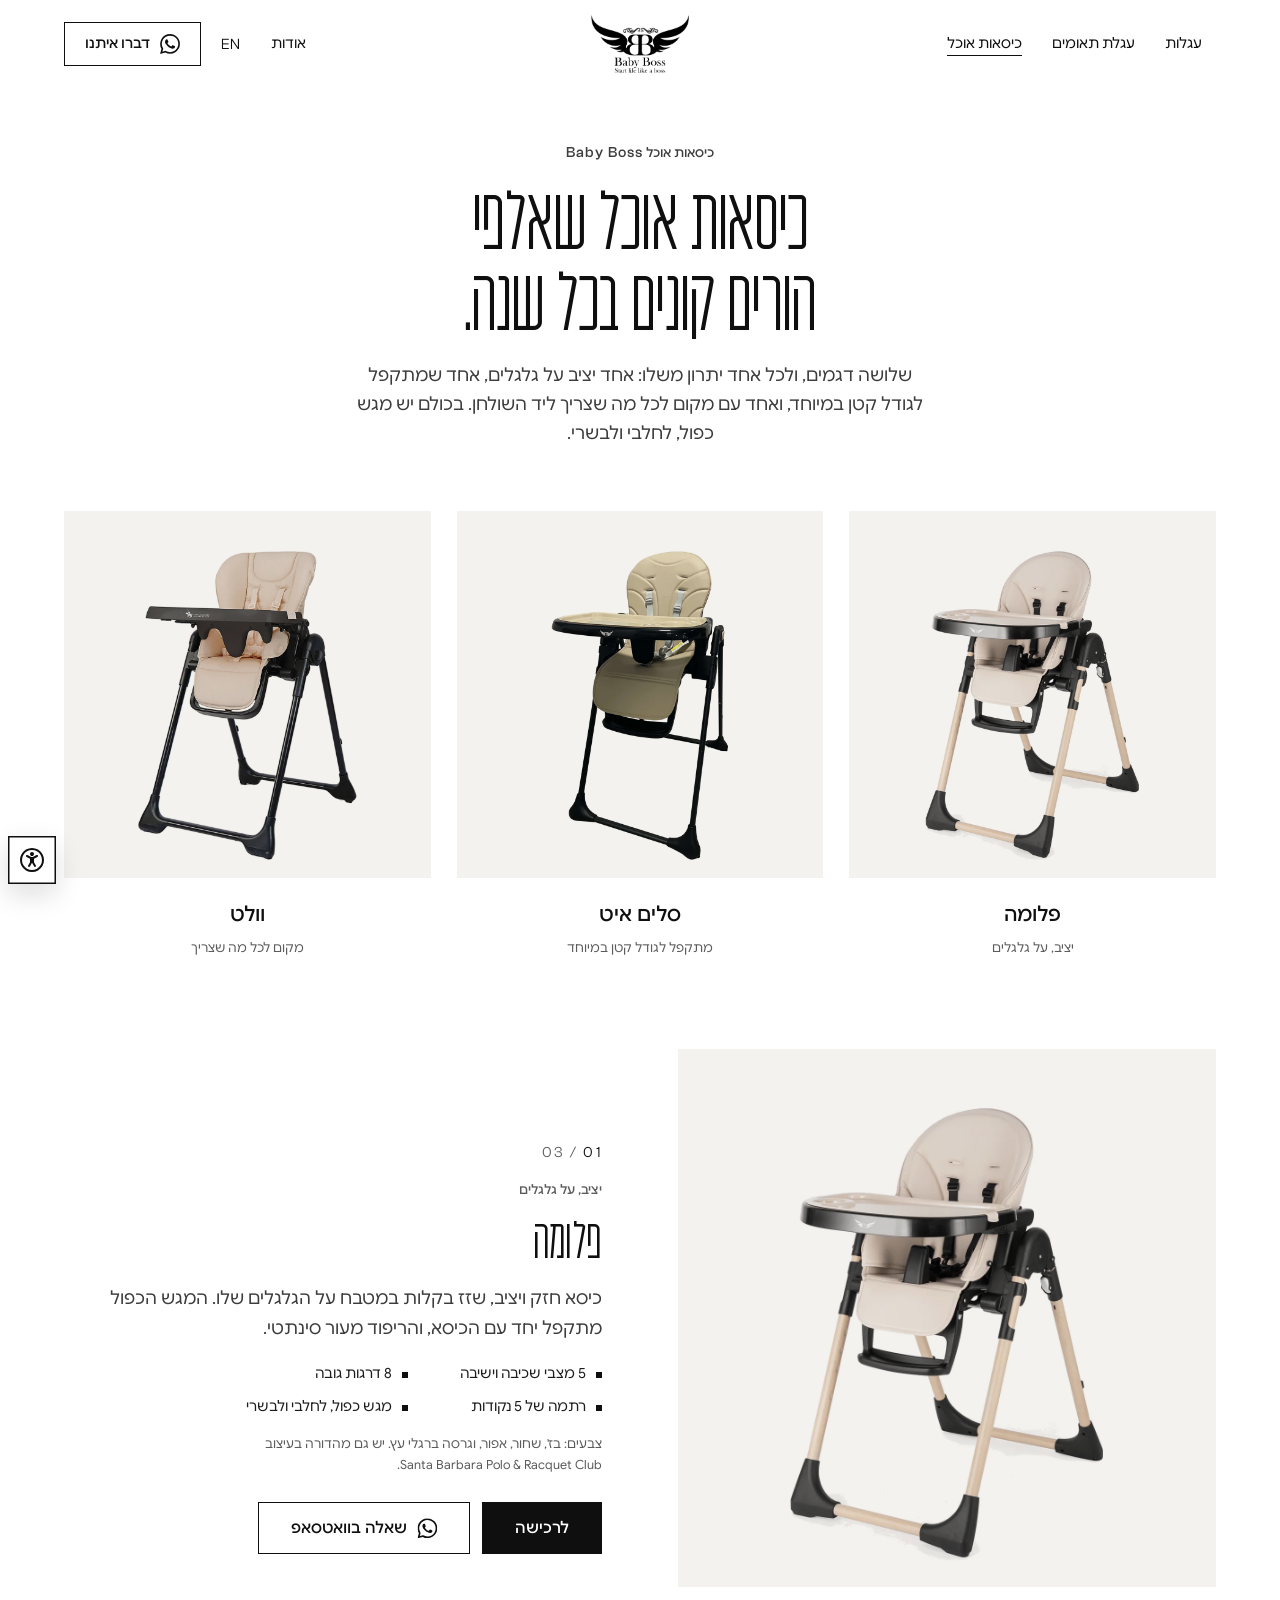
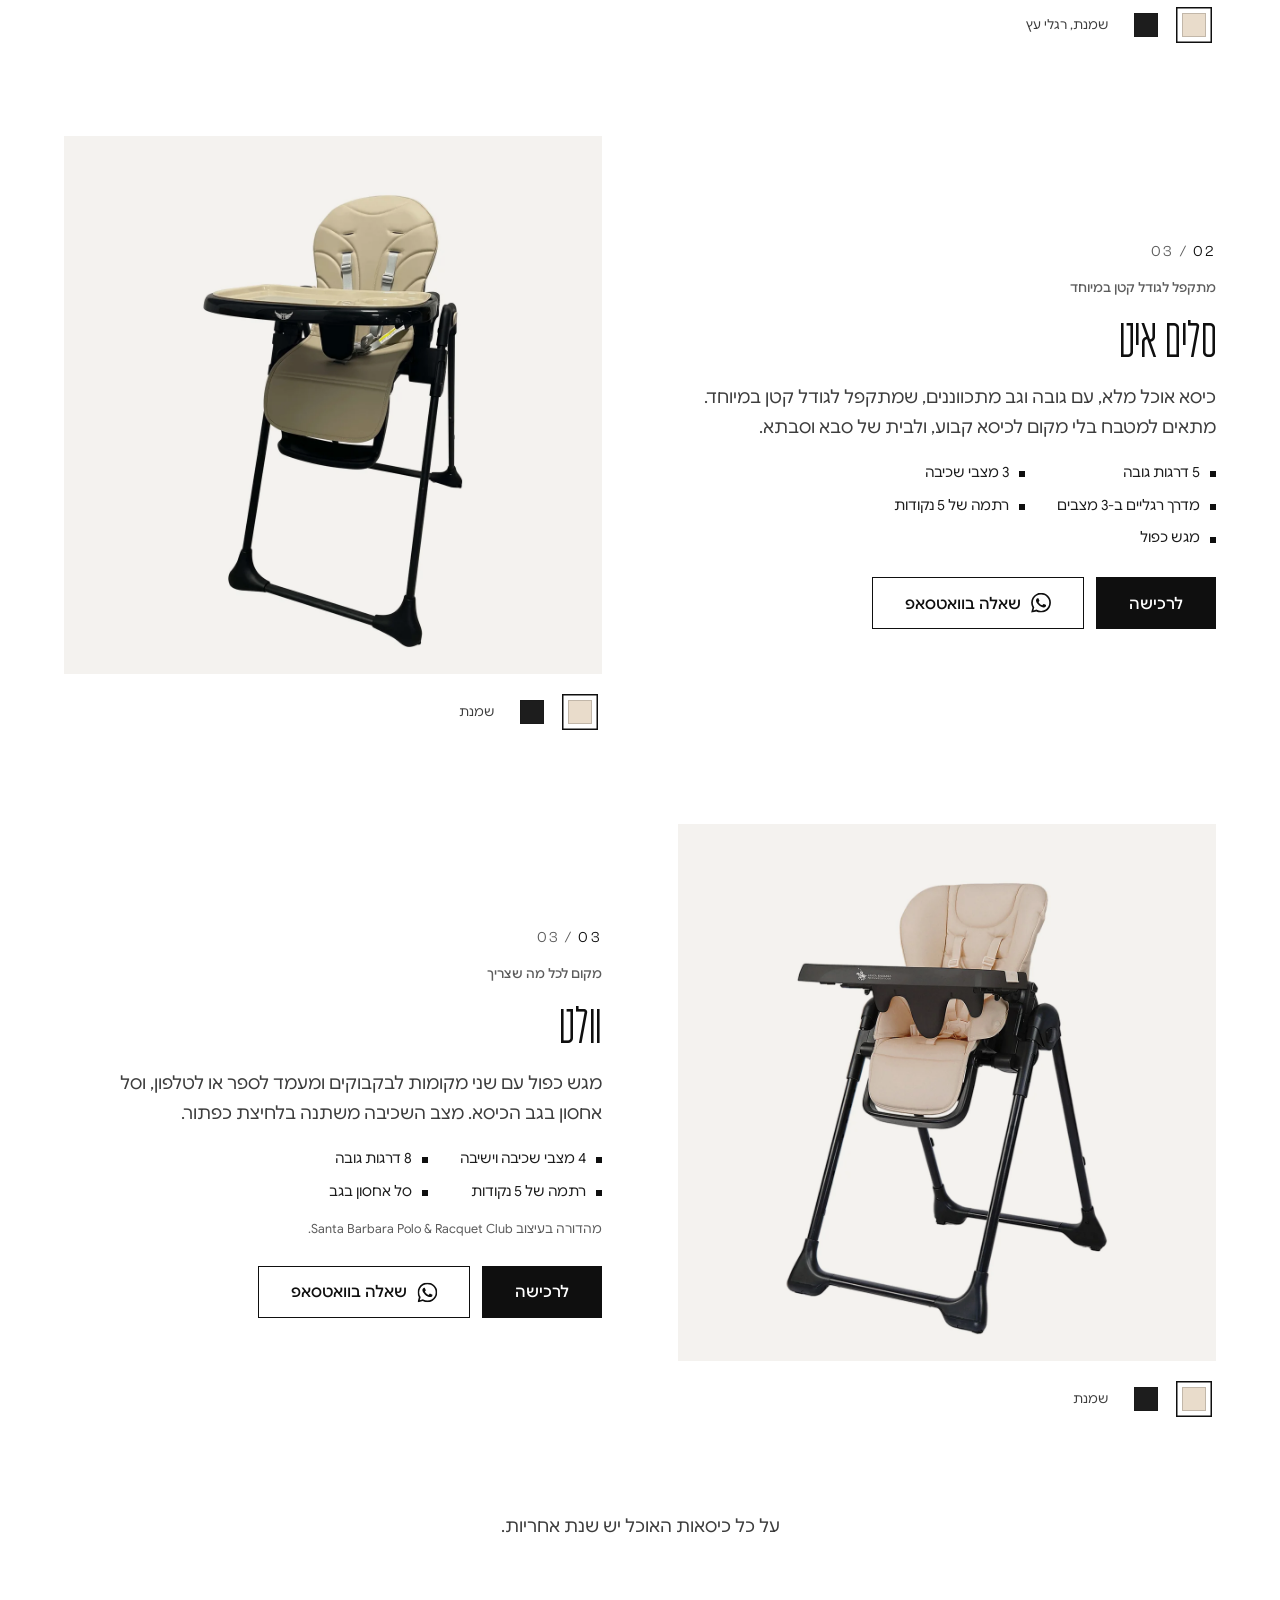
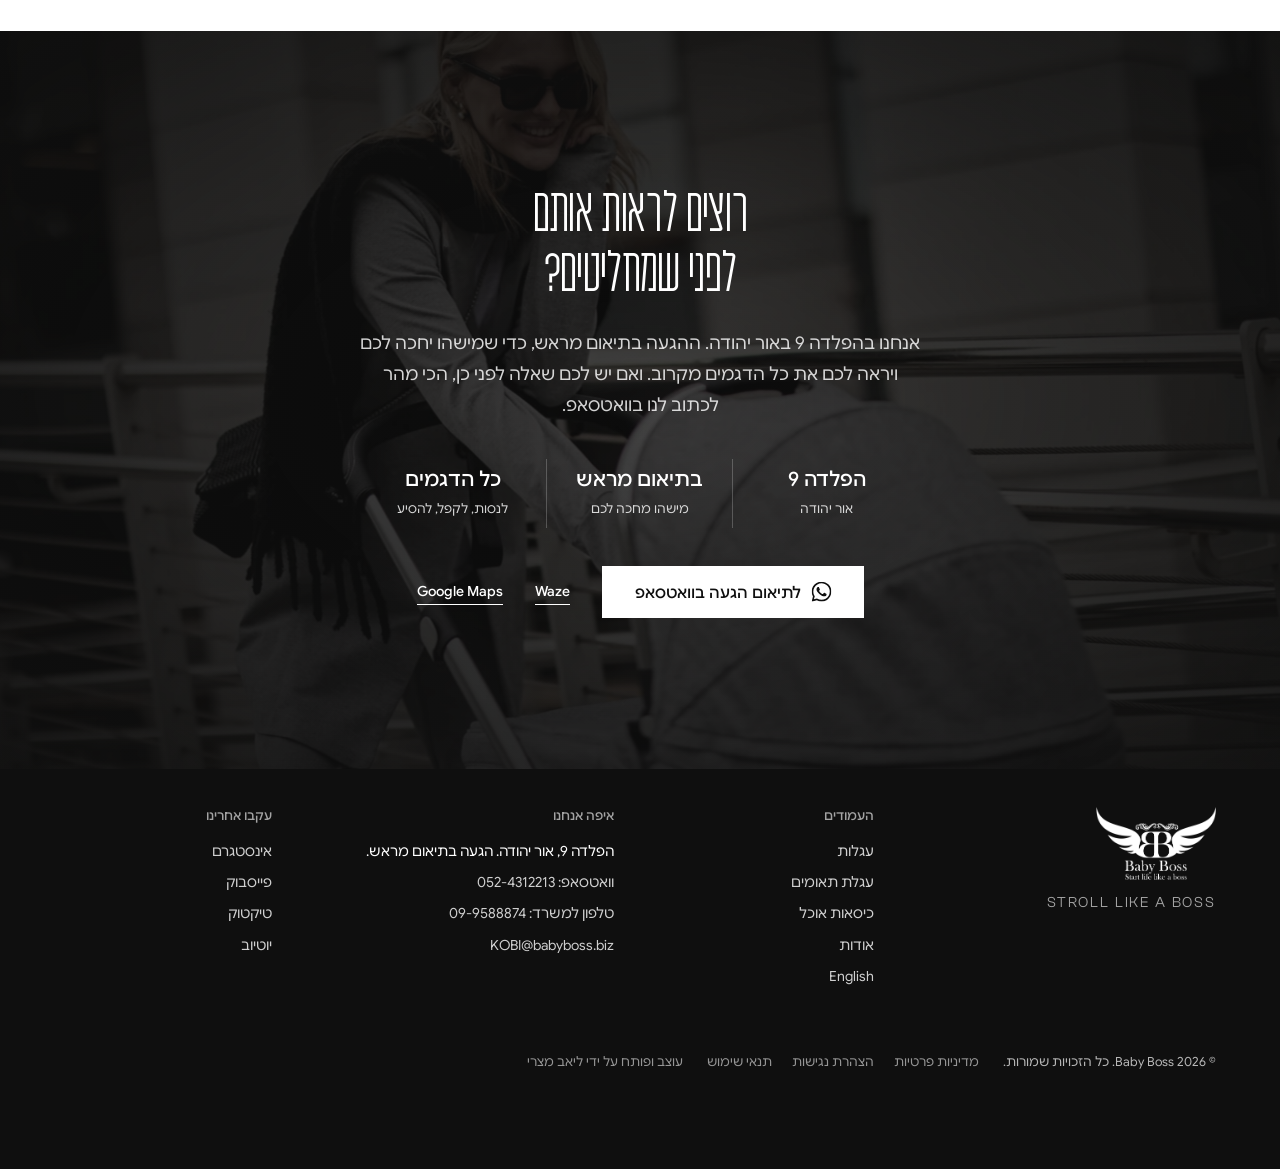
<file: high-chairs.html>
<!doctype html>
<html lang="he" dir="rtl">
<head>
<meta charset="utf-8">
<meta name="viewport" content="width=device-width, initial-scale=1">
<title>כיסאות אוכל Baby Boss · פלומה, סלים איט ווולט</title>
<meta name="description" content="שלושה כיסאות אוכל של Baby Boss: פלומה היציב על גלגלים, סלים איט שמתקפל לגודל קטן במיוחד, ווולט עם מקום לכל מה שצריך. בכולם מגש כפול, לחלבי ולבשרי.">
<link rel="icon" href="images/favicon.png" type="image/png">
<link rel="apple-touch-icon" href="images/apple-touch-icon.png">
<meta name="robots" content="noindex, nofollow">
<link rel="preload" href="fonts/FUP-Nesher-Light.woff2" as="font" type="font/woff2" crossorigin>
<link rel="preload" href="fonts/GoogleSans-Regular.woff2" as="font" type="font/woff2" crossorigin>
<link rel="preload" href="images/c-paloma-cream.webp" as="image" type="image/webp" fetchpriority="high">
<link rel="stylesheet" href="css/site.css?v=42">
<script>document.documentElement.classList.add("js");if(matchMedia("(prefers-reduced-motion: no-preference)").matches)document.documentElement.classList.add("open-anim");</script>
<script>if(/[?&]review=/.test(location.search))document.documentElement.classList.add("is-review")</script>
<style>@media (max-width: 767px) { .is-review .fabs { bottom: 72px; } .is-review .fabs.is-off { transform: translateY(calc(110% + 72px)); } }</style>
</head>
<body>
<!-- icons:start --><svg width="0" height="0" style="position:absolute" aria-hidden="true" focusable="false"><symbol id="i-a11y" viewBox="0 0 300 300"><g ><path transform="translate(0 300) scale(1 -1)" d="M125 225Q125 235 132.5 242.5Q140 250 150.0 250.0Q160 250 167.5 242.5Q175 235 175.0 225.0Q175 215 167.5 207.5Q160 200 150.0 200.0Q140 200 132.5 207.5Q125 215 125 225ZM300 150Q300 109 280.0 74.5Q260 40 225.5 20.0Q191 0 150.0 0.0Q109 0 74.5 20.0Q40 40 20.0 74.5Q0 109 0.0 150.0Q0 191 20.0 225.5Q40 260 74.5 280.0Q109 300 150.0 300.0Q191 300 225.5 280.0Q260 260 280.0 225.5Q300 191 300 150ZM275 150Q275 184 258.0 212.5Q241 241 212.5 258.0Q184 275 150.0 275.0Q116 275 87.5 258.0Q59 241 42.0 212.5Q25 184 25.0 150.0Q25 116 42.0 87.5Q59 59 87.5 42.0Q116 25 150.0 25.0Q184 25 212.5 42.0Q241 59 258.0 87.5Q275 116 275 150ZM207 211 160 188H140L93 211Q88 213 83.5 211.5Q79 210 76.5 205.5Q74 201 75.5 196.0Q77 191 82 189L125 167V123L102 81Q99 77 100.5 72.0Q102 67 105.5 65.0Q109 63 113 63Q120 63 124 69L148 113H152L177 69Q180 62 187 63Q191 63 194.5 65.0Q198 67 199.5 72.0Q201 77 198 81L175 123V167L218 189Q223 191 224.5 196.0Q226 201 224.0 205.5Q222 210 217.0 211.5Q212 213 207 211Z"/></g></symbol><symbol id="i-arr" viewBox="0 0 300 300"><g ><path transform="translate(0 300) scale(1 -1)" d="M133 141Q129 145 129.0 150.0Q129 155 133 159L190 216Q194 220 194.0 225.0Q194 230 190.0 234.0Q186 238 181.0 238.0Q176 238 172 234L115 177Q104 166 104.0 150.0Q104 134 115 123L172 66Q176 63 181.0 62.5Q186 62 190.0 66.0Q194 70 194.0 75.0Q194 80 190 84Z"/></g></symbol><symbol id="i-close" viewBox="0 0 300 300"><g ><path transform="translate(0 300) scale(1 -1)" d="M225 225Q221 229 216.0 229.0Q211 229 207 225L150 168L93 225Q89 229 84.0 229.0Q79 229 75 225Q71 221 71.0 216.0Q71 211 75 207L132 150L75 93Q71 89 71.0 84.0Q71 79 75 75Q79 71 84.0 71.0Q89 71 93 75L150 132L207 75Q211 71 216.0 71.0Q221 71 225 75Q229 79 229.0 84.0Q229 89 225 93L168 150L225 207Q229 211 229.0 216.0Q229 221 225 225Z"/></g></symbol><symbol id="i-wa" viewBox="0 0 300 300"><g ><path transform="translate(0 300) scale(1 -1)" d="M256 256Q235 277 207.5 288.5Q180 300 151 300Q110 300 76.0 280.0Q42 260 22.0 226.0Q2 192 2.0 151.5Q2 111 22 77L1 0L80 21Q113 3 151 3Q191 3 225.0 23.0Q259 43 279.0 77.0Q299 111 299 151Q299 181 288.0 208.0Q277 235 256 256ZM151 28Q117 28 88 45L83 48L36 35L49 81L46 86Q27 116 27.0 150.5Q27 185 43.5 213.5Q60 242 88.5 258.5Q117 275 151 275Q175 275 198.0 265.5Q221 256 238.5 238.5Q256 221 265.0 198.5Q274 176 274 151Q274 118 257.5 89.5Q241 61 212.5 44.5Q184 28 151 28ZM218 120Q198 131 194.0 132.0Q190 133 188.0 133.0Q186 133 185 130Q181 126 173 116Q170 112 165 115L162 116Q147 123 135.0 133.5Q123 144 114 159Q113 162 113.5 163.5Q114 165 116 167L121 173Q123 175 125 178V179Q127 182 125 186L113 214Q112 218 110.0 219.0Q108 220 106 220H98Q92 220 88 215H87Q82 209 80 204Q75 195 75.0 184.0Q75 173 82 159Q85 152 90 146L91 145Q100 132 111 121Q132 99 154 90Q163 86 174.0 82.5Q185 79 198 81Q204 81 212.5 86.5Q221 92 223.0 98.0Q225 104 225.5 109.0Q226 114 225.5 115.5Q225 117 220 119Z"/></g></symbol></svg><!-- icons:end -->
<a class="skip" href="#main">דלג לתוכן</a>

<header class="hd pre" id="hd">
  <nav aria-label="ראשי">
    <button class="burger" type="button" aria-label="פתיחת תפריט" aria-expanded="false" aria-controls="md"><i></i><i></i><i></i></button>
    <a class="hlink" href="strollers.html">עגלות</a>
    <a class="hlink" href="twin.html">עגלת תאומים</a>
    <a class="hlink" href="high-chairs.html" aria-current="page">כיסאות אוכל</a>
  </nav>
  <a class="hlogo" href="index.html" aria-label="Baby Boss, לעמוד הבית"><img src="images/logo-white.png" width="289" height="174" alt=""></a>
  <div class="hd-end">
    <nav aria-label="משני">
      <a class="hlink" href="about.html">אודות</a>
      <a class="hlink lat" href="en.html" lang="en" hreflang="en" aria-label="English">EN</a>
    </nav>
    <a class="btn btn-ghost" href="https://wa.me/972524312213" data-wa="היי, הגעתי מעמוד כיסאות האוכל באתר ויש לי שאלה" target="_blank" rel="noopener"><svg class="ic" aria-hidden="true"><use href="#i-wa"/></svg>דברו איתנו</a>
    <button class="hd-a11y" type="button" data-a11y-open aria-label="נגישות: התאמות תצוגה"><svg class="ic" aria-hidden="true"><use href="#i-a11y"/></svg></button>
    <a class="wa-ic" href="https://wa.me/972524312213" data-wa="היי, הגעתי מעמוד כיסאות האוכל באתר ויש לי שאלה" target="_blank" rel="noopener" aria-label="כתבו לנו בוואטסאפ"><svg class="ic" aria-hidden="true"><use href="#i-wa"/></svg></a>
  </div>
</header>

<div class="md" id="md" role="dialog" aria-modal="true" aria-label="תפריט"><div class="md-scrim"></div>
  <nav class="md-panel" aria-label="ניווט ראשי">
    <div class="md-top"><img src="images/logo-white.png" width="289" height="174" alt="Baby Boss"><button class="md-close" type="button" aria-label="סגירת תפריט"><svg class="ic" aria-hidden="true"><use href="#i-close"/></svg></button></div>
    <ul class="md-list">
      <li class="md-item"><a class="md-link" href="index.html">בית</a></li>
      <li class="md-item"><a class="md-link" href="strollers.html">עגלות</a></li>
      <li class="md-item"><a class="md-link" href="twin.html">עגלת תאומים</a></li>
      <li class="md-item"><a class="md-link" href="high-chairs.html" aria-current="page">כיסאות אוכל</a></li>
      <li class="md-item"><a class="md-link" href="about.html">אודות</a></li>
      <li class="md-item"><a class="md-link lat" href="en.html" lang="en" hreflang="en">English</a></li>
    </ul>
    <div class="md-cta"><a class="btn btn-solid" href="https://wa.me/972524312213" data-wa="היי, הגעתי מעמוד כיסאות האוכל באתר ויש לי שאלה" target="_blank" rel="noopener"><svg class="ic" aria-hidden="true"><use href="#i-wa"/></svg>דברו איתנו בוואטסאפ</a></div>
  </nav>
</div>

<main id="main" tabindex="-1">
  <!-- 01 · hero: the three chairs stand side by side like a page of the collection (no invented kitchen shot) -->
  <section class="hc-hero" id="hero" aria-labelledby="hero-title">
    <div class="hc-head">
      <span class="hero-kick rv">כיסאות אוכל <span class="lat">Baby Boss</span></span>
      <h1 class="rv" id="hero-title" style="--i:1">כיסאות אוכל שאלפי הורים קונים בכל שנה.</h1>
      <p class="hero-lead rv" style="--i:2">שלושה דגמים, ולכל אחד יתרון משלו: אחד יציב על גלגלים, אחד שמתקפל לגודל קטן במיוחד, ואחד עם מקום לכל מה שצריך ליד השולחן. בכולם יש מגש כפול, לחלבי ולבשרי.</p>
    </div>
    <ul class="hc-trio rv" style="--i:3">
      <li><a href="#paloma"><span class="hc-tpic"><img src="images/c-paloma-cream.webp" width="1200" height="1200" alt="" fetchpriority="high" decoding="async"></span><span class="hc-tname">פלומה</span><span class="hc-ttag">יציב, על גלגלים</span></a></li>
      <li><a href="#slimeat"><span class="hc-tpic"><img src="images/c-slim-cream.webp" width="1200" height="1200" alt="" decoding="async"></span><span class="hc-tname">סלים איט</span><span class="hc-ttag">מתקפל לגודל קטן במיוחד</span></a></li>
      <li><a href="#volt"><span class="hc-tpic"><img src="images/c-volt-cream.webp" width="1200" height="1200" alt="" decoding="async"></span><span class="hc-tname">וולט</span><span class="hc-ttag">מקום לכל מה שצריך</span></a></li>
    </ul>
  </section>

  <!-- 02 · the three chairs, C3 zigzag: photo with colour swatches (each swaps the photo and the purchase link), text and specs -->
  <section class="hc-rows" aria-label="שלושת הדגמים">
    <article class="hc-row" id="paloma" aria-labelledby="hc-1">
      <div class="hc-media reveal">
        <div class="hc-pic"><img src="images/c-paloma-cream.webp" width="1200" height="1200" alt="כיסא האוכל פלומה בשמנת עם רגלי עץ" loading="lazy" decoding="async"></div>
        <div class="hc-sw" role="radiogroup" aria-label="צבעים של פלומה">
          <label class="sw" style="--c:#e9dccb"><input type="radio" name="sw-paloma" data-img="images/c-paloma-cream.webp" data-alt="כיסא האוכל פלומה בשמנת עם רגלי עץ" data-buy="https://www.babyboss.co.il/items/7879313" checked><span class="sr">שמנת, רגלי עץ</span></label>
          <label class="sw" style="--c:#1d1d1d"><input type="radio" name="sw-paloma" data-img="images/c-paloma-sb.webp" data-alt="כיסא האוכל פלומה בשחור עם רגלי עץ, מהדורת Santa Barbara Polo & Racquet Club" data-buy="https://www.babyboss.co.il/items/7393331"><span class="sr">שחור, רגלי עץ, מהדורת Santa Barbara</span></label>
          <span class="sw-name" aria-live="polite">שמנת, רגלי עץ</span>
        </div>
      </div>
      <div class="hc-txt reveal">
        <span class="m-idx lat" aria-hidden="true">01 <i>/ 03</i></span>
        <p class="mo-tag">יציב, על גלגלים</p>
        <h2 class="hc-name" id="hc-1">פלומה</h2>
        <p>כיסא חזק ויציב, שזז בקלות במטבח על הגלגלים שלו. המגש הכפול מתקפל יחד עם הכיסא, והריפוד מעור סינתטי.</p>
        <ul class="hc-specs"><li>5 מצבי שכיבה וישיבה</li><li>8 דרגות גובה</li><li>רתמה של 5 נקודות</li><li>מגש כפול, לחלבי ולבשרי</li></ul>
        <p class="hc-note">צבעים: בז', שחור, אפור, וגרסה ברגלי עץ. יש גם מהדורה בעיצוב <span class="lat nb" dir="ltr">Santa Barbara Polo &amp; Racquet Club</span>.</p>
        <div class="mo-cta">
          <a class="btn btn-solid hc-buy" href="https://www.babyboss.co.il/items/7879313" target="_blank" rel="noopener">לרכישה</a>
          <a class="btn btn-ghost" href="https://wa.me/972524312213" data-wa="היי, הגעתי מהאתר ואשמח לשמוע על כיסא האוכל פלומה" target="_blank" rel="noopener"><svg class="ic" aria-hidden="true"><use href="#i-wa"/></svg>שאלה בוואטסאפ</a>
        </div>
      </div>
    </article>

    <article class="hc-row" id="slimeat" aria-labelledby="hc-2">
      <div class="hc-media reveal">
        <div class="hc-pic"><img src="images/c-slim-cream.webp" width="1200" height="1200" alt="כיסא האוכל סלים איט בשמנת" loading="lazy" decoding="async"></div>
        <div class="hc-sw" role="radiogroup" aria-label="צבעים של סלים איט">
          <label class="sw" style="--c:#e9dccb"><input type="radio" name="sw-slimeat" data-img="images/c-slim-cream.webp" data-alt="כיסא האוכל סלים איט בשמנת" data-buy="https://www.babyboss.co.il/items/6559018" checked><span class="sr">שמנת</span></label>
          <label class="sw" style="--c:#1d1d1d"><input type="radio" name="sw-slimeat" data-img="images/c-slim-black.webp" data-alt="כיסא האוכל סלים איט בשחור" data-buy="https://www.babyboss.co.il/items/6558998"><span class="sr">שחור</span></label>
          <span class="sw-name" aria-live="polite">שמנת</span>
        </div>
      </div>
      <div class="hc-txt reveal">
        <span class="m-idx lat" aria-hidden="true">02 <i>/ 03</i></span>
        <p class="mo-tag">מתקפל לגודל קטן במיוחד</p>
        <h2 class="hc-name" id="hc-2">סלים איט</h2>
        <p>כיסא אוכל מלא, עם גובה וגב מתכווננים, שמתקפל לגודל קטן במיוחד. מתאים למטבח בלי מקום לכיסא קבוע, ולבית של סבא וסבתא.</p>
        <ul class="hc-specs"><li>5 דרגות גובה</li><li>3 מצבי שכיבה</li><li>מדרך רגליים ב-3 מצבים</li><li>רתמה של 5 נקודות</li><li>מגש כפול</li></ul>
        <div class="mo-cta">
          <a class="btn btn-solid hc-buy" href="https://www.babyboss.co.il/items/6559018" target="_blank" rel="noopener">לרכישה</a>
          <a class="btn btn-ghost" href="https://wa.me/972524312213" data-wa="היי, הגעתי מהאתר ואשמח לשמוע על כיסא האוכל סלים איט" target="_blank" rel="noopener"><svg class="ic" aria-hidden="true"><use href="#i-wa"/></svg>שאלה בוואטסאפ</a>
        </div>
      </div>
    </article>

    <article class="hc-row" id="volt" aria-labelledby="hc-3">
      <div class="hc-media reveal">
        <div class="hc-pic"><img src="images/c-volt-cream.webp" width="1200" height="1200" alt="כיסא האוכל וולט בשמנת, מהדורת Santa Barbara Polo & Racquet Club" loading="lazy" decoding="async"></div>
        <div class="hc-sw" role="radiogroup" aria-label="צבעים של וולט">
          <label class="sw" style="--c:#e9dccb"><input type="radio" name="sw-volt" data-img="images/c-volt-cream.webp" data-alt="כיסא האוכל וולט בשמנת, מהדורת Santa Barbara Polo & Racquet Club" data-buy="https://www.babyboss.co.il/items/8695735" checked><span class="sr">שמנת</span></label>
          <label class="sw" style="--c:#1d1d1d"><input type="radio" name="sw-volt" data-img="images/c-volt-black.webp" data-alt="כיסא האוכל וולט בשחור, מהדורת Santa Barbara Polo & Racquet Club" data-buy="https://www.babyboss.co.il/items/8695739"><span class="sr">שחור</span></label>
          <span class="sw-name" aria-live="polite">שמנת</span>
        </div>
      </div>
      <div class="hc-txt reveal">
        <span class="m-idx lat" aria-hidden="true">03 <i>/ 03</i></span>
        <p class="mo-tag">מקום לכל מה שצריך</p>
        <h2 class="hc-name" id="hc-3">וולט</h2>
        <p>מגש כפול עם שני מקומות לבקבוקים ומעמד לספר או לטלפון, וסל אחסון בגב הכיסא. מצב השכיבה משתנה בלחיצת כפתור.</p>
        <ul class="hc-specs"><li>4 מצבי שכיבה וישיבה</li><li>8 דרגות גובה</li><li>רתמה של 5 נקודות</li><li>סל אחסון בגב</li></ul>
        <p class="hc-note">מהדורה בעיצוב <span class="lat nb" dir="ltr">Santa Barbara Polo &amp; Racquet Club</span>.</p>
        <div class="mo-cta">
          <a class="btn btn-solid hc-buy" href="https://www.babyboss.co.il/items/8695735" target="_blank" rel="noopener">לרכישה</a>
          <a class="btn btn-ghost" href="https://wa.me/972524312213" data-wa="היי, הגעתי מהאתר ואשמח לשמוע על כיסא האוכל וולט" target="_blank" rel="noopener"><svg class="ic" aria-hidden="true"><use href="#i-wa"/></svg>שאלה בוואטסאפ</a>
        </div>
      </div>
    </article>
  </section>

  <!-- 03 · warranty, one quiet line -->
  <p class="hc-warranty reveal">על כל כיסאות האוכל יש שנת אחריות.</p>

  <!-- 08 · closing, the visit: the city shoot breathes under the ink (scrubbed, slow), three facts on hairlines -->
  <section class="visit" id="visit" aria-labelledby="vs-title">
    <div class="vs-bg"><img src="images/visit-city.webp" srcset="images/visit-city-1400.webp 1400w, images/visit-city.webp 2400w" sizes="100vw" width="2400" height="1601" alt="אישה צוחקת ליד עגלת Baby Boss אפורה ברחוב עירוני" loading="lazy" decoding="async"></div>
    <div class="vs-in">
      <h2 class="reveal" id="vs-title">רוצים לראות אותם לפני שמחליטים?</h2>
      <p class="reveal">אנחנו בהפלדה 9 באור יהודה. ההגעה בתיאום מראש, כדי שמישהו יחכה לכם ויראה לכם את כל הדגמים מקרוב. ואם יש לכם שאלה לפני כן, הכי מהר לכתוב לנו בוואטסאפ.</p>
      <ul class="vs-facts reveal">
        <li><b>הפלדה 9</b><span>אור יהודה</span></li>
        <li><b>בתיאום מראש</b><span>מישהו מחכה לכם</span></li>
        <li><b>כל הדגמים</b><span>לנסות, לקפל, להסיע</span></li>
      </ul>
      <div class="vs-cta reveal">
        <a class="btn btn-light" href="https://wa.me/972524312213" data-wa="היי, הגעתי מעמוד כיסאות האוכל ואשמח לתאם הגעה לראות אותם" target="_blank" rel="noopener"><svg class="ic" aria-hidden="true"><use href="#i-wa"/></svg>לתיאום הגעה בוואטסאפ</a>
        <a class="tlink lat" href="https://waze.com/ul?q=%D7%94%D7%A4%D7%9C%D7%93%D7%94%209%20%D7%90%D7%95%D7%A8%20%D7%99%D7%94%D7%95%D7%93%D7%94&amp;navigate=yes" target="_blank" rel="noopener">Waze</a>
        <a class="tlink lat" href="https://www.google.com/maps/search/?api=1&amp;query=%D7%94%D7%A4%D7%9C%D7%93%D7%94+9+%D7%90%D7%95%D7%A8+%D7%99%D7%94%D7%95%D7%93%D7%94" target="_blank" rel="noopener">Google Maps</a>
      </div>
    </div>
  </section>
</main>

<!-- footer, MV:ft8 brand signature -->
<footer class="ft" id="ft">
  <img class="ft-mark" src="images/logo-white.png" width="289" height="174" alt="" aria-hidden="true">
  <div class="ft-cols">
    <div class="ft-brand">
      <img src="images/logo-white.png" width="289" height="174" alt="Baby Boss">
      <p class="lat">Stroll like a Boss</p>
    </div>
    <div>
      <h3>העמודים</h3>
      <ul><li><a href="strollers.html">עגלות</a></li><li><a href="twin.html">עגלת תאומים</a></li><li><a href="high-chairs.html" aria-current="page">כיסאות אוכל</a></li><li><a href="about.html">אודות</a></li><li><a href="en.html" lang="en" hreflang="en" class="lat">English</a></li></ul>
    </div>
    <div>
      <h3>איפה אנחנו</h3>
      <ul>
        <li><span>הפלדה 9, אור יהודה. הגעה בתיאום מראש.</span></li>
        <li><a href="https://wa.me/972524312213" data-wa="היי, הגעתי מעמוד כיסאות האוכל באתר ויש לי שאלה" target="_blank" rel="noopener">וואטסאפ: <span class="ft-tel" dir="ltr">052-4312213</span></a></li>
        <li><a href="tel:+97299588874">טלפון למשרד: <span class="ft-tel" dir="ltr">09-9588874</span></a></li>
        <li><a href="mailto:KOBI@babyboss.biz" class="lat">KOBI@babyboss.biz</a></li>
      </ul>
    </div>
    <div>
      <h3>עקבו אחרינו</h3>
      <ul><li><a href="https://www.instagram.com/babyboss.biz" target="_blank" rel="noopener">אינסטגרם</a></li><li><a href="https://www.facebook.com/babyboss.biz" target="_blank" rel="noopener">פייסבוק</a></li><li><a href="https://www.tiktok.com/@babyboss.biz" target="_blank" rel="noopener">טיקטוק</a></li><li><a href="https://www.youtube.com/user/kobisofer" target="_blank" rel="noopener">יוטיוב</a></li></ul>
    </div>
  </div>
  <div class="ft-legal">
    <p>© <span data-year>2026</span> <span class="lat">Baby Boss</span>. כל הזכויות שמורות.</p>
    <nav aria-label="מסמכים"><a href="privacy.html">מדיניות פרטיות</a><a href="accessibility.html">הצהרת נגישות</a><a href="terms.html">תנאי שימוש</a></nav>
    <p class="ft-credit"><a href="https://liavmatzri.co.il" target="_blank" rel="noopener">עוצב ופותח על ידי ליאב מצרי</a></p>
  </div>
</footer>

<div class="fabs" id="fabs">
  <a class="fab fab-wa" href="https://wa.me/972524312213" data-wa="היי, הגעתי מעמוד כיסאות האוכל באתר ויש לי שאלה" target="_blank" rel="noopener" aria-label="כתבו לנו בוואטסאפ"><svg class="ic" aria-hidden="true"><use href="#i-wa"/></svg><span class="fab-tip" aria-hidden="true">כתבו לנו בוואטסאפ</span></a>
  <a class="fab fab-a11y" href="accessibility.html" aria-label="התאמות תצוגה"><svg class="ic" aria-hidden="true"><use href="#i-a11y"/></svg></a>
</div>

<script src="vendor/gsap.min.js"></script>
<script src="vendor/ScrollTrigger.min.js"></script>
<script src="js/site.js?v=12" defer></script>
<script src="js/a11y.js?v=2" defer></script>
<script src="js/snap-icons.js?v=1" defer></script>
<script src="https://crm.liavmatzri.co.il/review.js" defer></script>
</body>
</html>
</file>
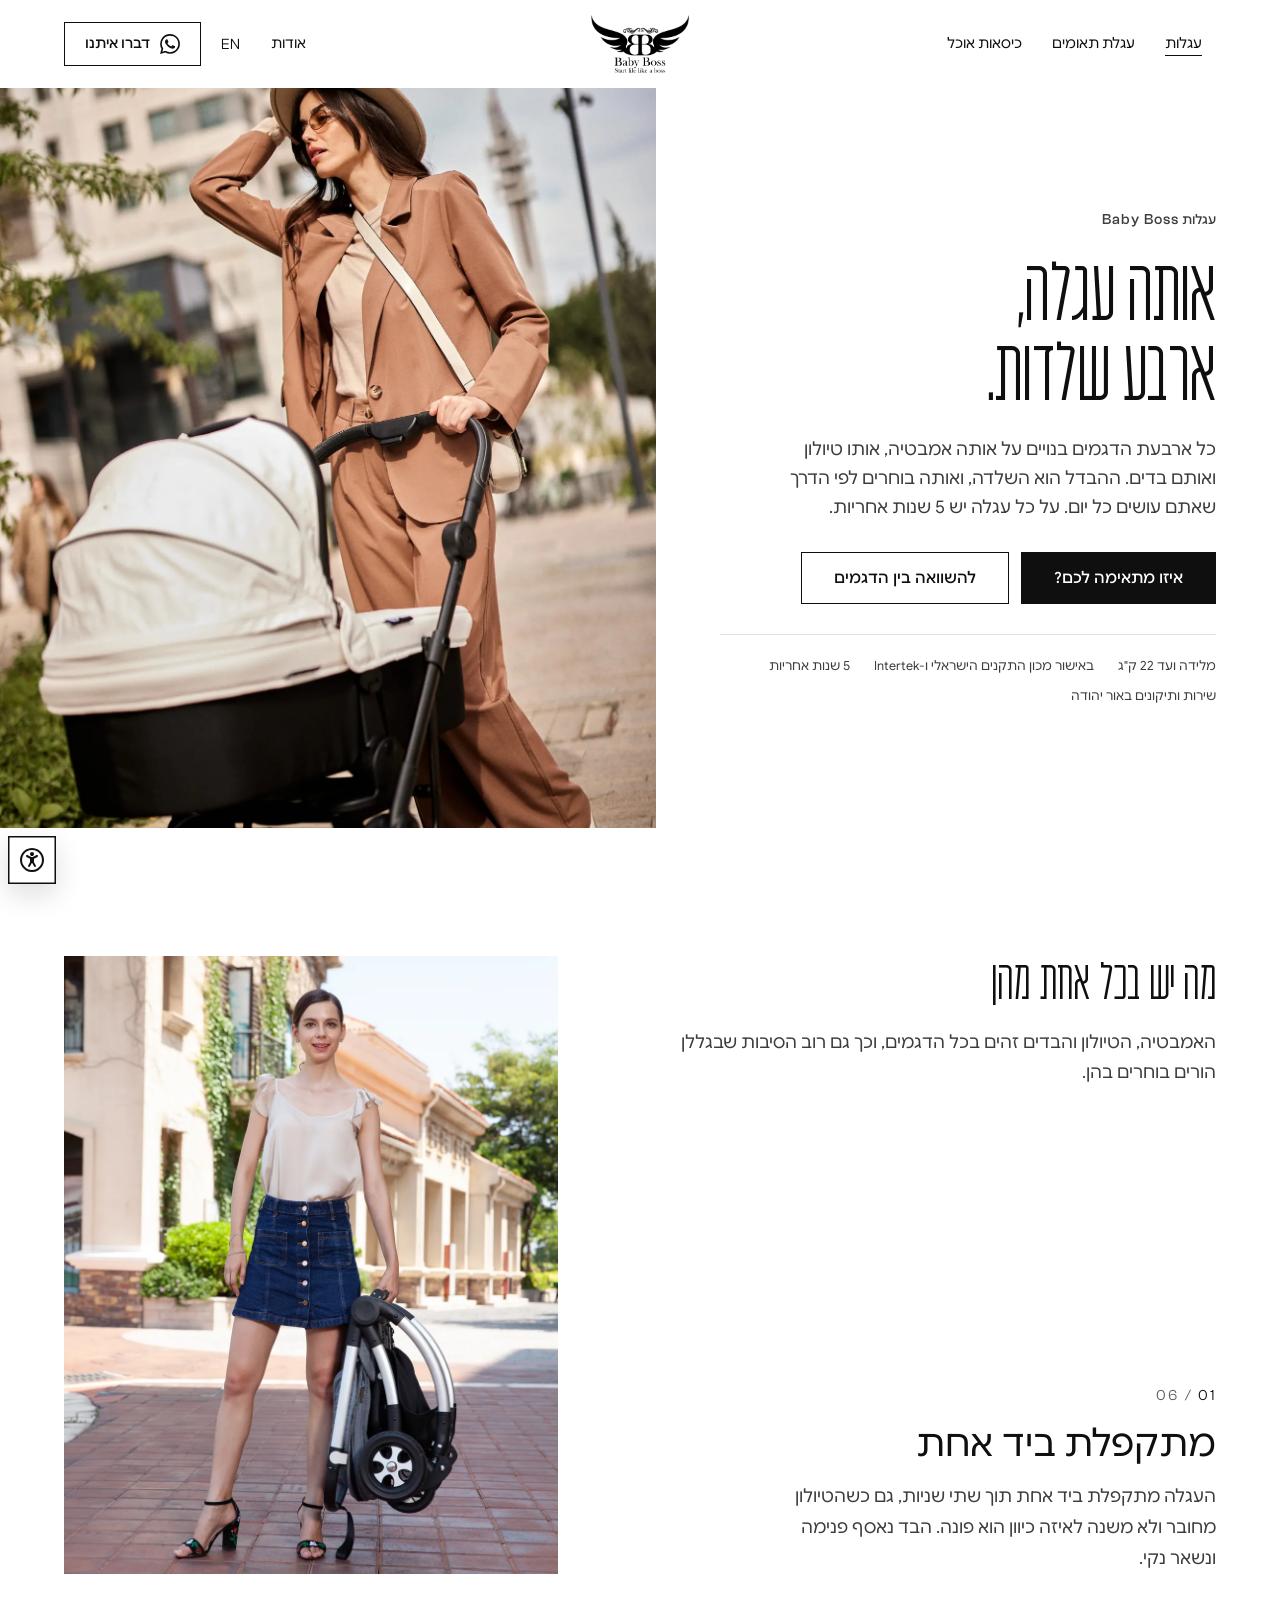
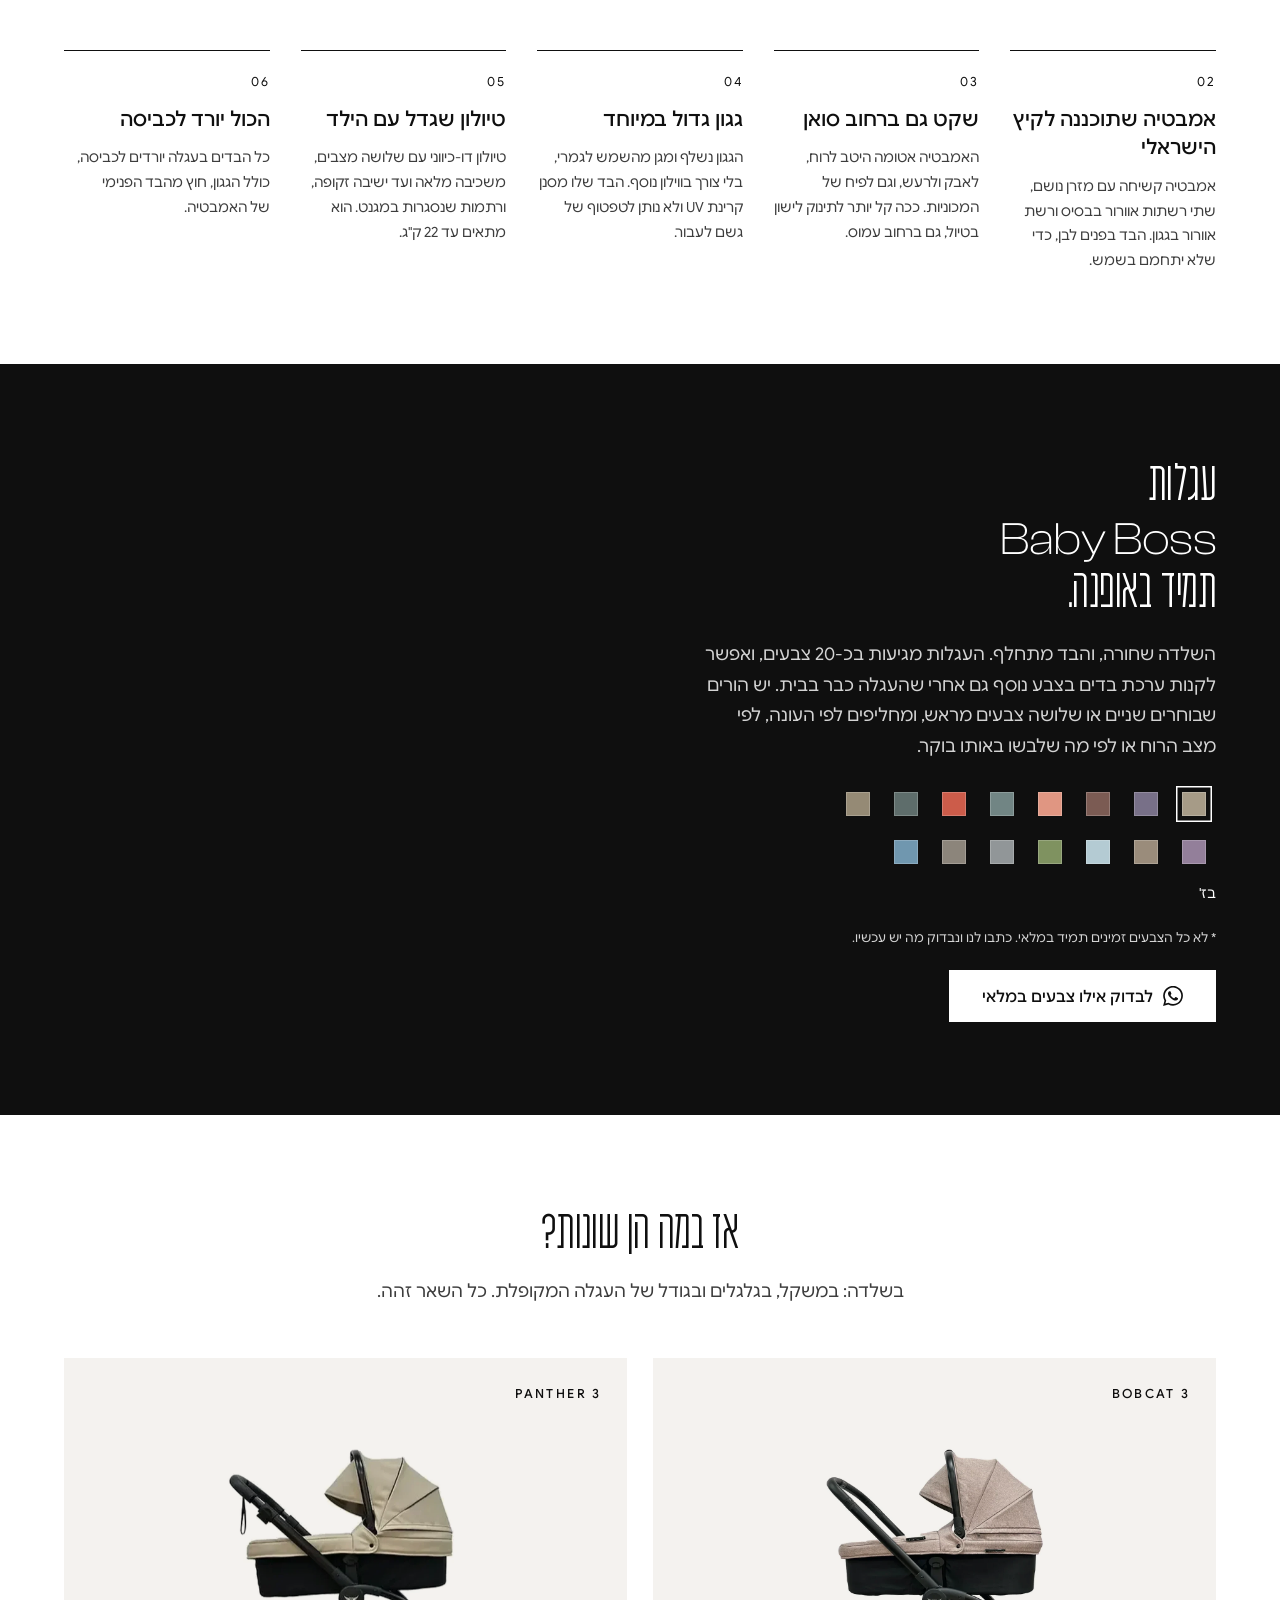
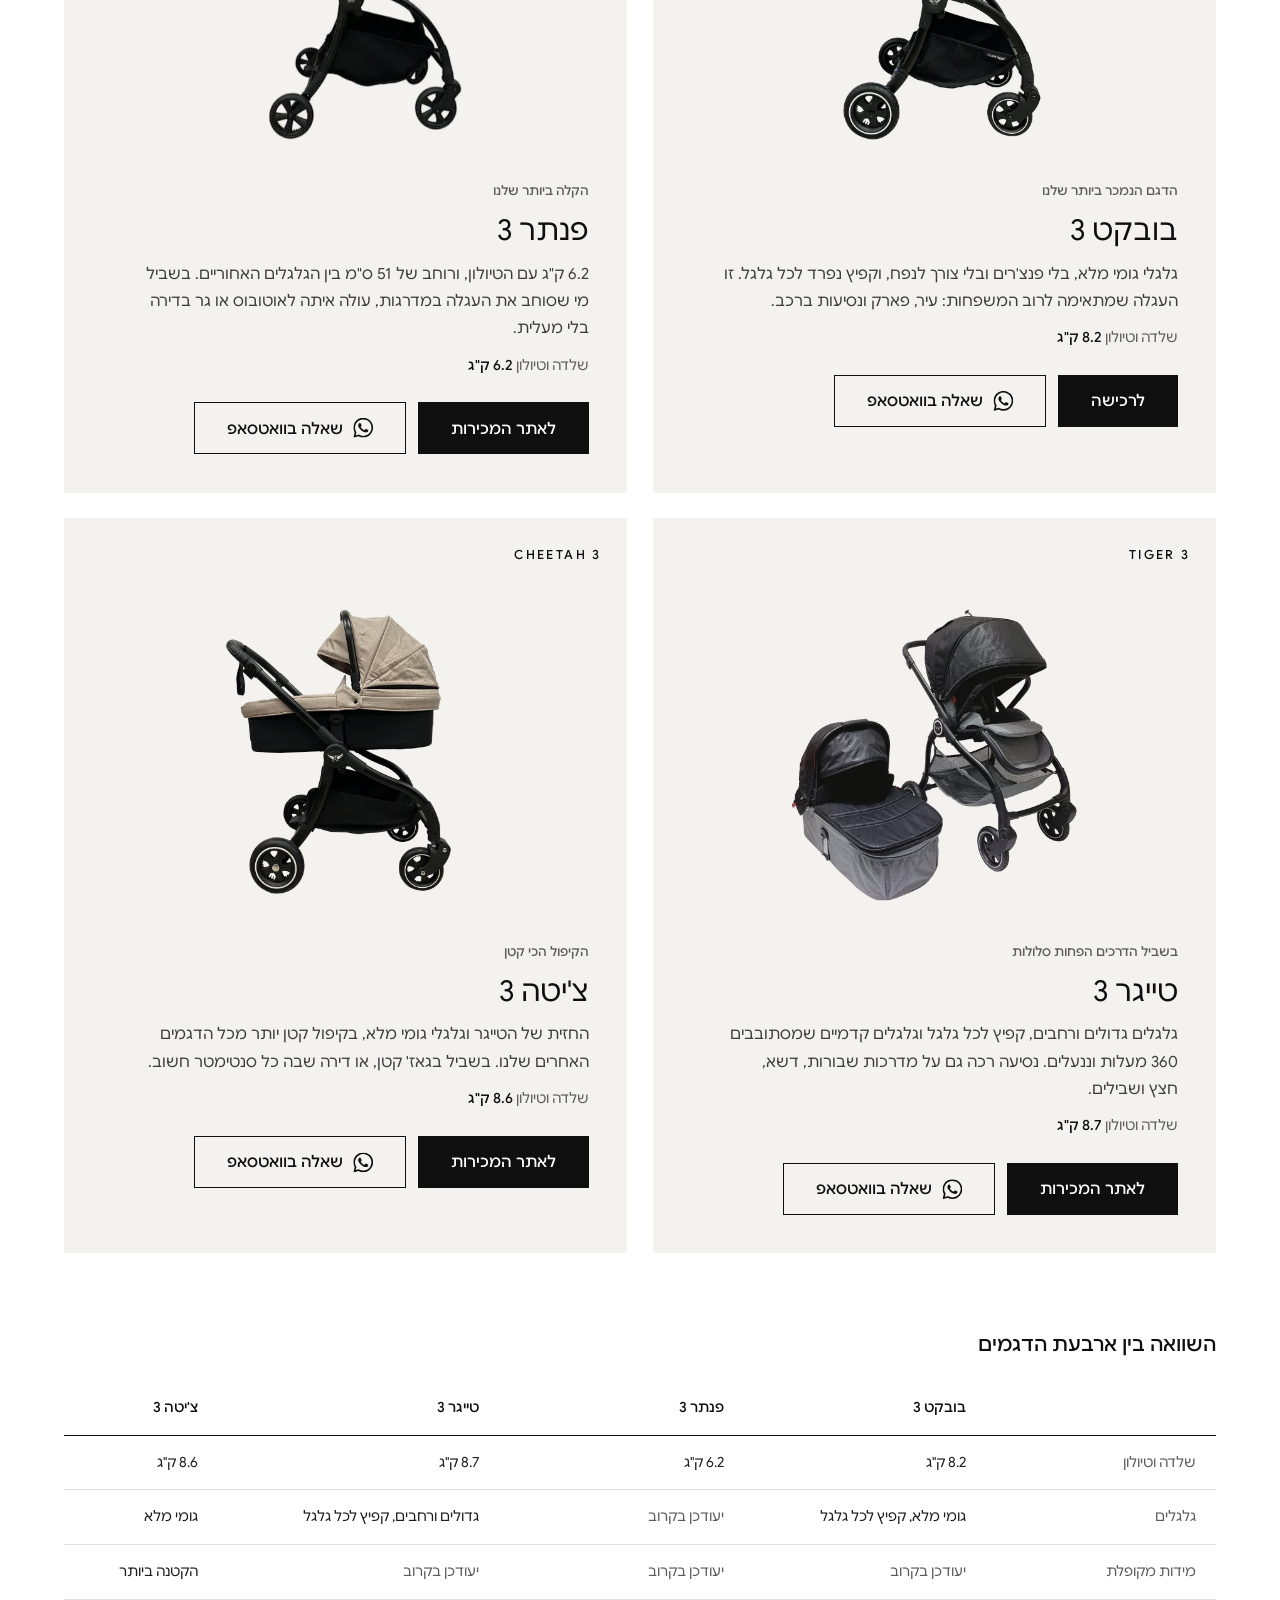
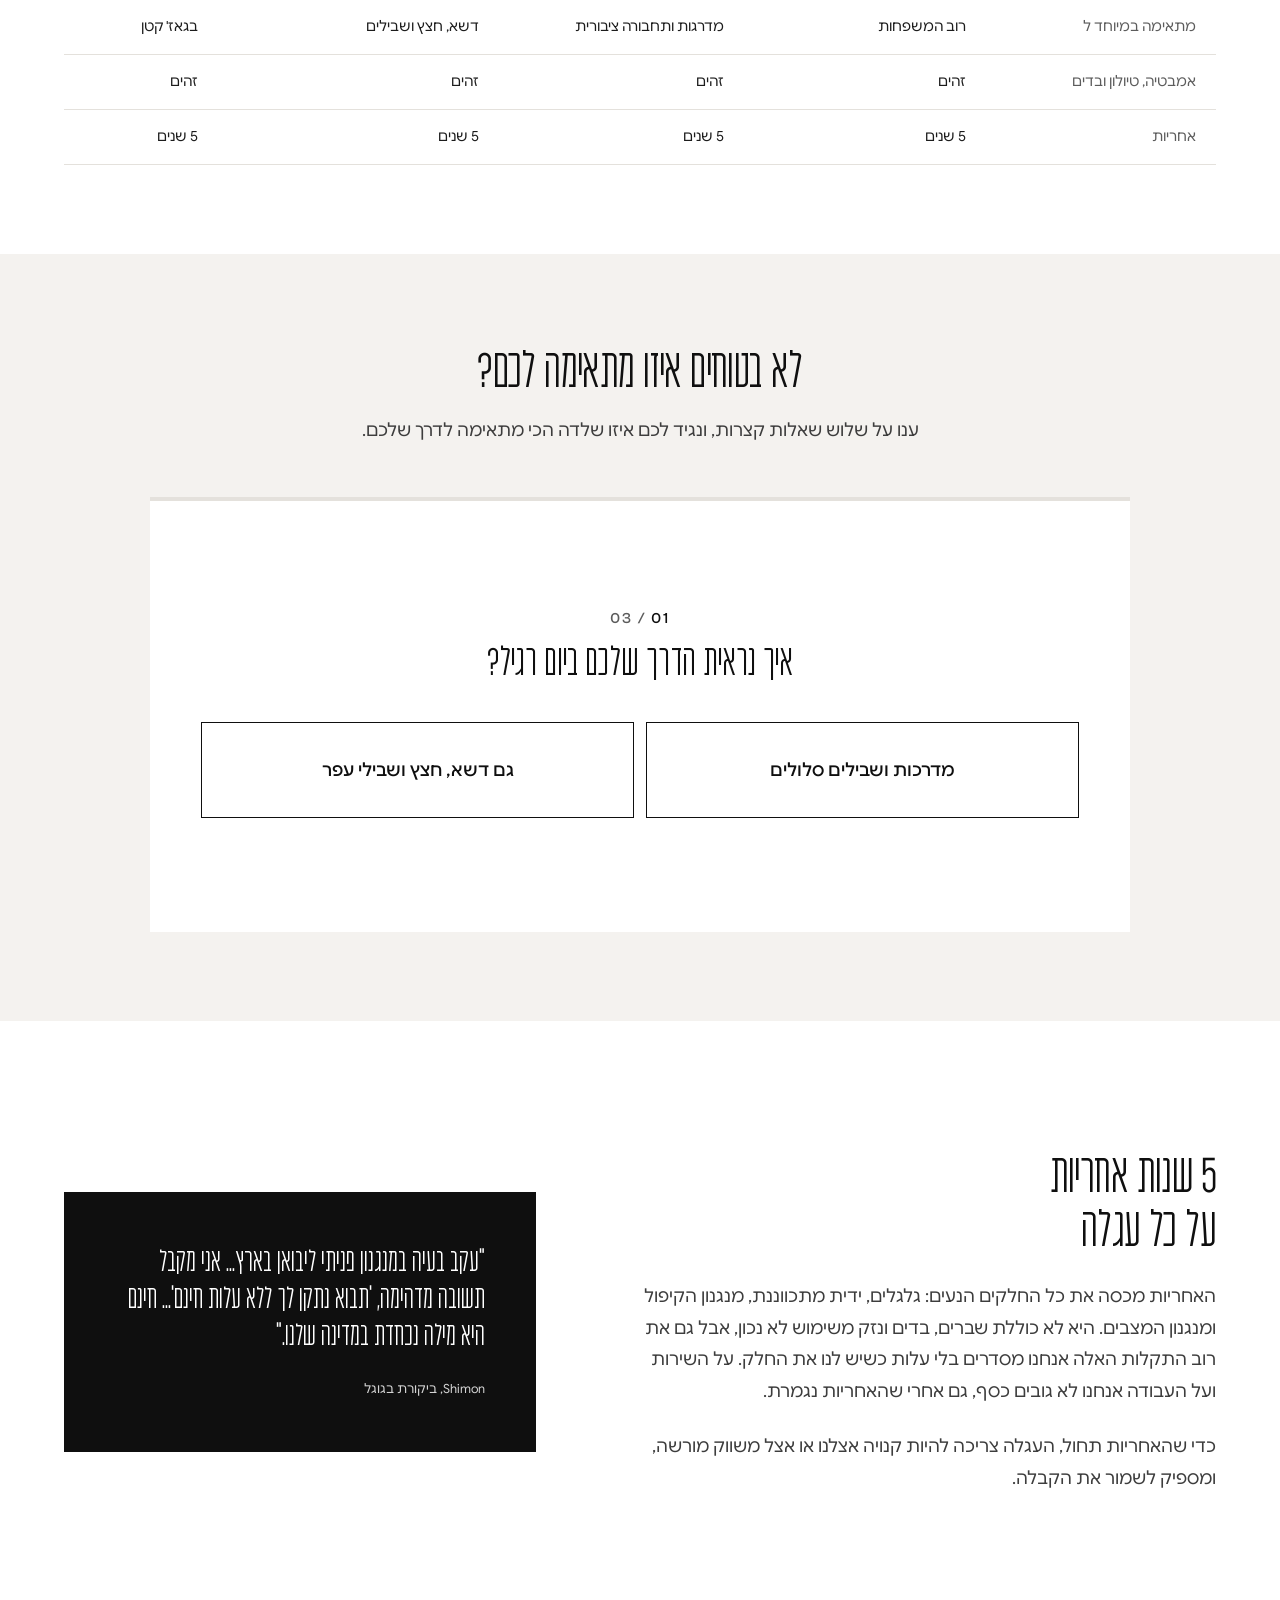
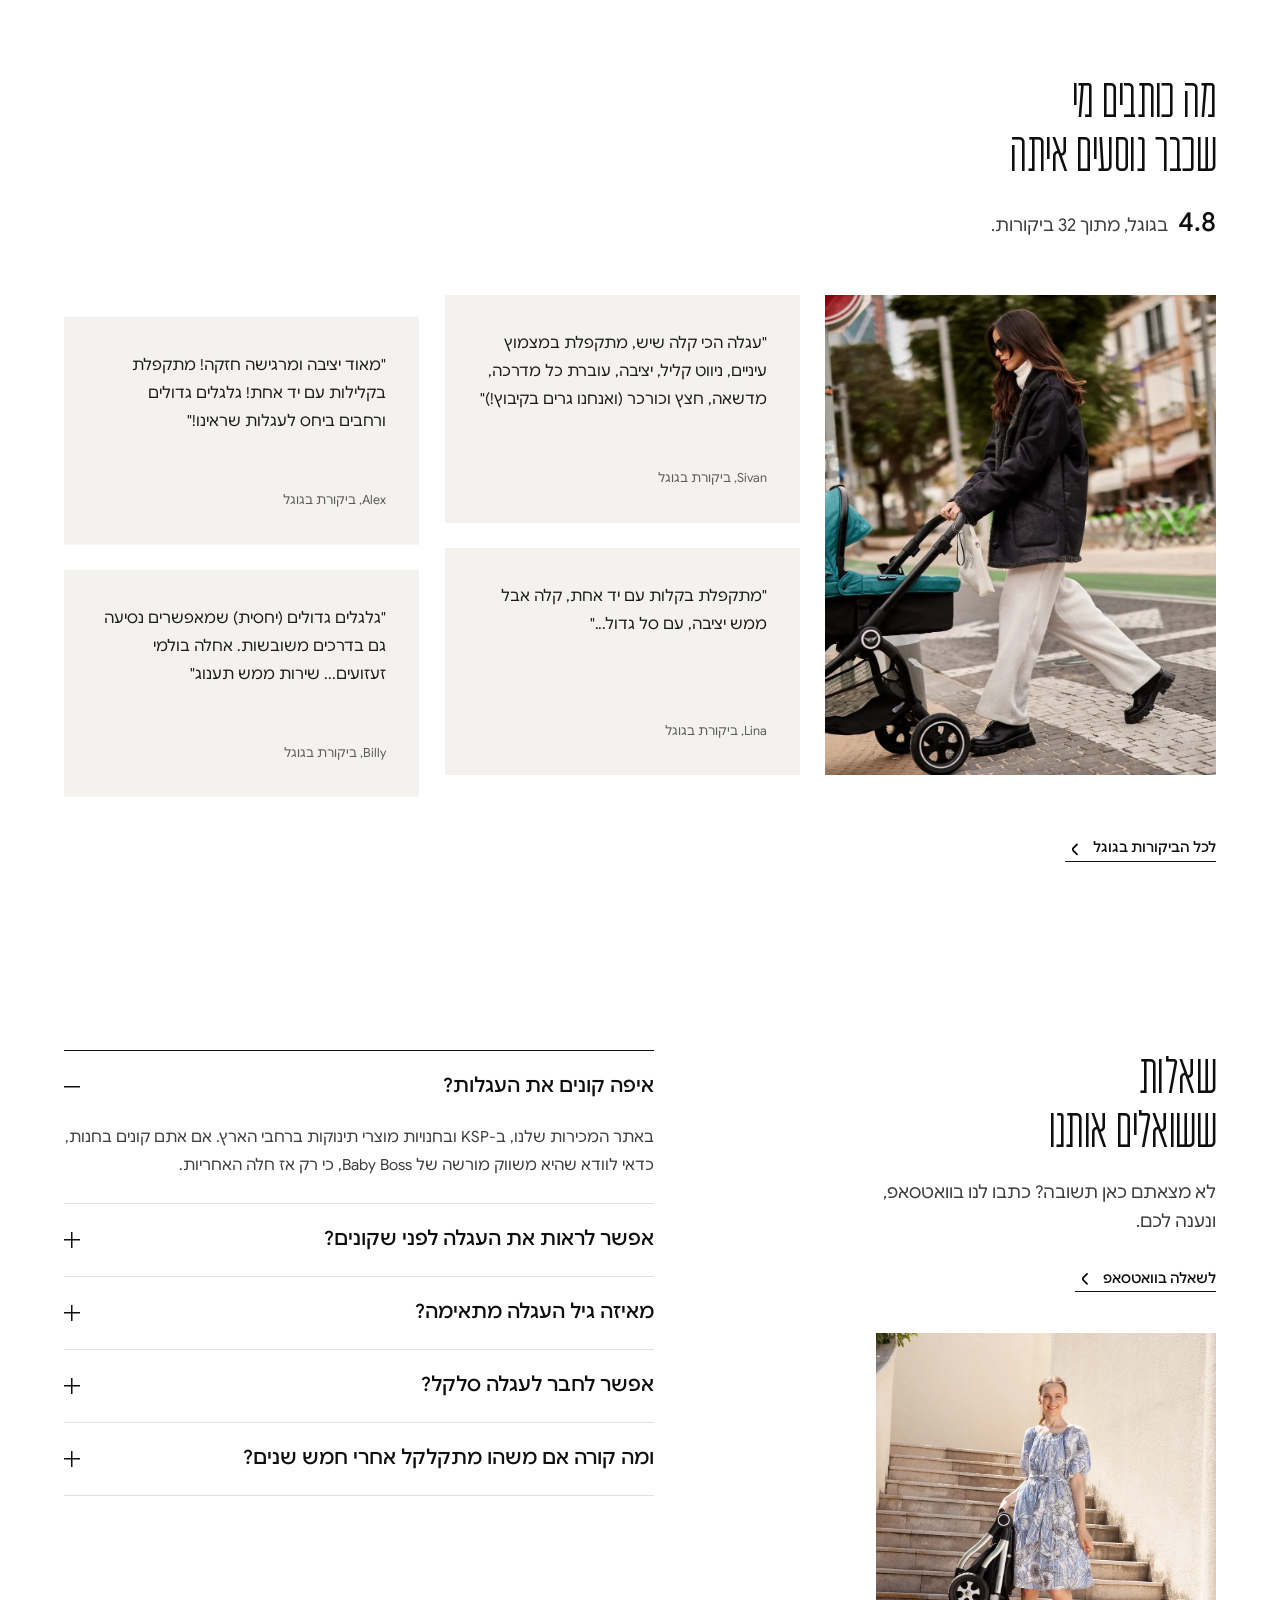
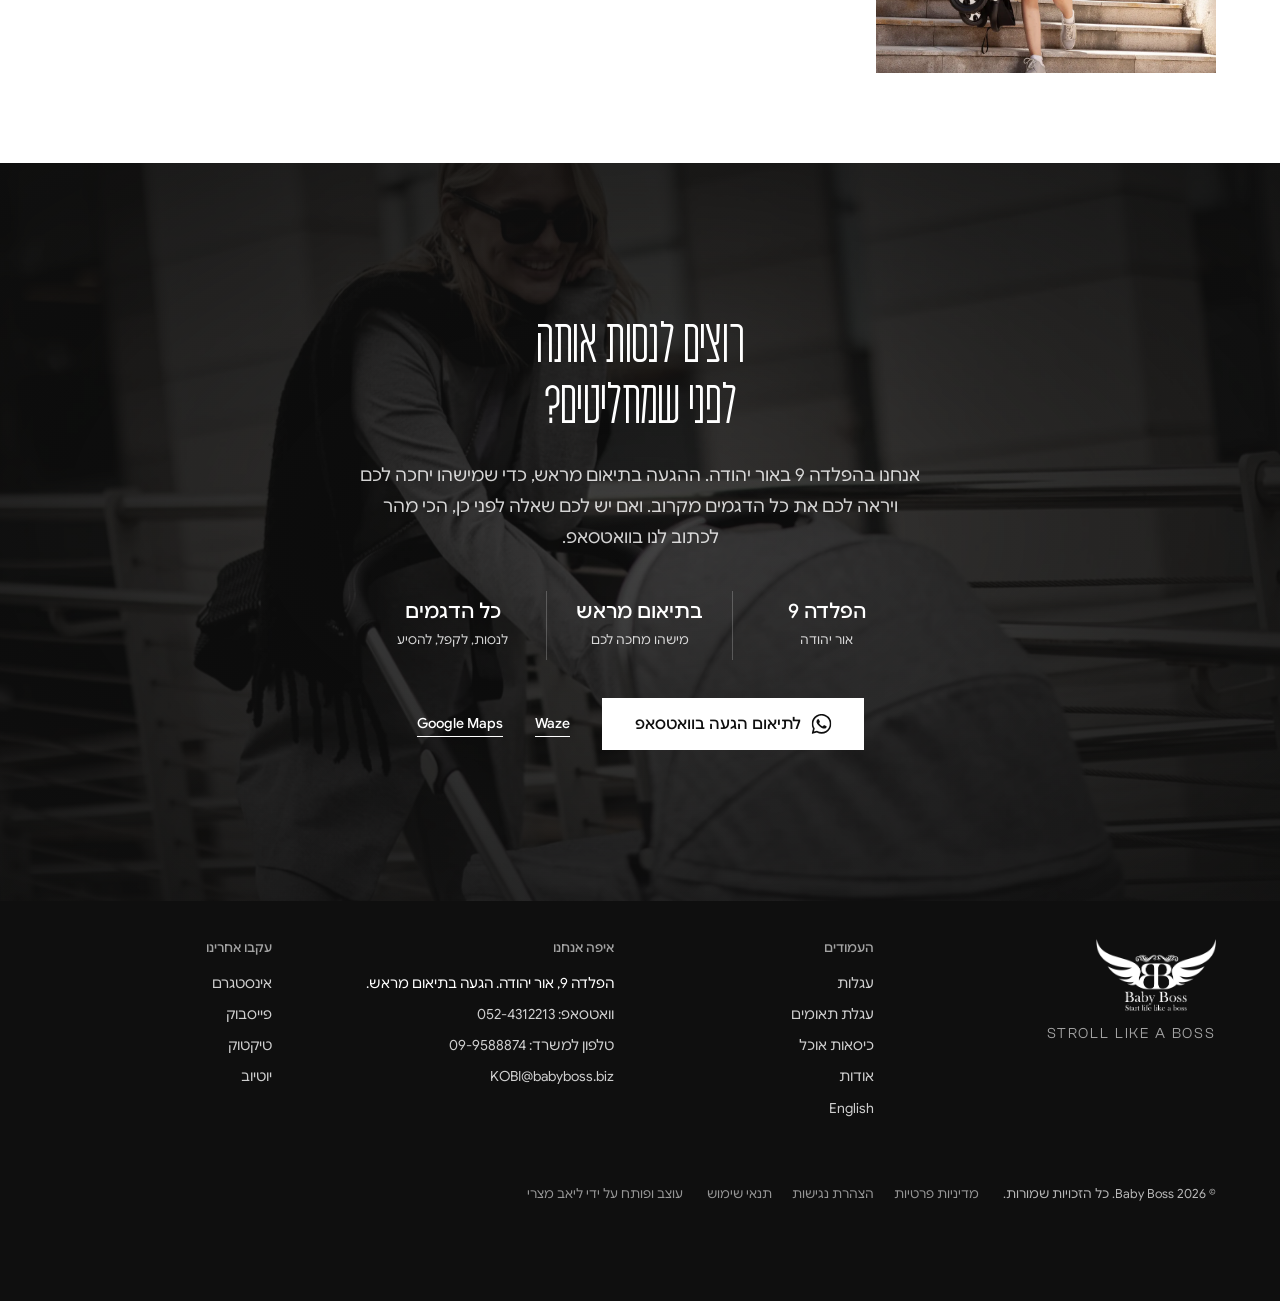
<file: strollers.html>
<!doctype html>
<html lang="he" dir="rtl">
<head>
<meta charset="utf-8">
<meta name="viewport" content="width=device-width, initial-scale=1">
<title>עגלות Baby Boss · בובקט, פנתר, טייגר וצ'יטה 3</title>
<meta name="description" content="ארבע עגלות על אותה אמבטיה, אותו טיולון ואותם בדים, ושלדה שבוחרים לפי הדרך שלכם. השוואה בין הדגמים, שאלון קצר שעוזר לבחור, ו-5 שנות אחריות.">
<link rel="icon" href="images/favicon.png" type="image/png">
<link rel="apple-touch-icon" href="images/apple-touch-icon.png">
<meta name="robots" content="noindex, nofollow">
<link rel="preload" href="fonts/FUP-Nesher-Light.woff2" as="font" type="font/woff2" crossorigin>
<link rel="preload" href="fonts/GoogleSans-Regular.woff2" as="font" type="font/woff2" crossorigin>
<link rel="preload" href="images/mood-hat.webp" as="image" type="image/webp" fetchpriority="high">
<link rel="stylesheet" href="css/site.css?v=42">
<script>document.documentElement.classList.add("js");if(matchMedia("(prefers-reduced-motion: no-preference)").matches)document.documentElement.classList.add("open-anim");</script>
<script>if(/[?&]review=/.test(location.search))document.documentElement.classList.add("is-review")</script>
<style>@media (max-width: 767px) { .is-review .fabs { bottom: 72px; } .is-review .fabs.is-off { transform: translateY(calc(110% + 72px)); } }</style>
</head>
<body>
<!-- icons:start --><svg width="0" height="0" style="position:absolute" aria-hidden="true" focusable="false"><symbol id="i-a11y" viewBox="0 0 300 300"><g ><path transform="translate(0 300) scale(1 -1)" d="M125 225Q125 235 132.5 242.5Q140 250 150.0 250.0Q160 250 167.5 242.5Q175 235 175.0 225.0Q175 215 167.5 207.5Q160 200 150.0 200.0Q140 200 132.5 207.5Q125 215 125 225ZM300 150Q300 109 280.0 74.5Q260 40 225.5 20.0Q191 0 150.0 0.0Q109 0 74.5 20.0Q40 40 20.0 74.5Q0 109 0.0 150.0Q0 191 20.0 225.5Q40 260 74.5 280.0Q109 300 150.0 300.0Q191 300 225.5 280.0Q260 260 280.0 225.5Q300 191 300 150ZM275 150Q275 184 258.0 212.5Q241 241 212.5 258.0Q184 275 150.0 275.0Q116 275 87.5 258.0Q59 241 42.0 212.5Q25 184 25.0 150.0Q25 116 42.0 87.5Q59 59 87.5 42.0Q116 25 150.0 25.0Q184 25 212.5 42.0Q241 59 258.0 87.5Q275 116 275 150ZM207 211 160 188H140L93 211Q88 213 83.5 211.5Q79 210 76.5 205.5Q74 201 75.5 196.0Q77 191 82 189L125 167V123L102 81Q99 77 100.5 72.0Q102 67 105.5 65.0Q109 63 113 63Q120 63 124 69L148 113H152L177 69Q180 62 187 63Q191 63 194.5 65.0Q198 67 199.5 72.0Q201 77 198 81L175 123V167L218 189Q223 191 224.5 196.0Q226 201 224.0 205.5Q222 210 217.0 211.5Q212 213 207 211Z"/></g></symbol><symbol id="i-arr" viewBox="0 0 300 300"><g ><path transform="translate(0 300) scale(1 -1)" d="M133 141Q129 145 129.0 150.0Q129 155 133 159L190 216Q194 220 194.0 225.0Q194 230 190.0 234.0Q186 238 181.0 238.0Q176 238 172 234L115 177Q104 166 104.0 150.0Q104 134 115 123L172 66Q176 63 181.0 62.5Q186 62 190.0 66.0Q194 70 194.0 75.0Q194 80 190 84Z"/></g></symbol><symbol id="i-close" viewBox="0 0 300 300"><g ><path transform="translate(0 300) scale(1 -1)" d="M225 225Q221 229 216.0 229.0Q211 229 207 225L150 168L93 225Q89 229 84.0 229.0Q79 229 75 225Q71 221 71.0 216.0Q71 211 75 207L132 150L75 93Q71 89 71.0 84.0Q71 79 75 75Q79 71 84.0 71.0Q89 71 93 75L150 132L207 75Q211 71 216.0 71.0Q221 71 225 75Q229 79 229.0 84.0Q229 89 225 93L168 150L225 207Q229 211 229.0 216.0Q229 221 225 225Z"/></g></symbol><symbol id="i-wa" viewBox="0 0 300 300"><g ><path transform="translate(0 300) scale(1 -1)" d="M256 256Q235 277 207.5 288.5Q180 300 151 300Q110 300 76.0 280.0Q42 260 22.0 226.0Q2 192 2.0 151.5Q2 111 22 77L1 0L80 21Q113 3 151 3Q191 3 225.0 23.0Q259 43 279.0 77.0Q299 111 299 151Q299 181 288.0 208.0Q277 235 256 256ZM151 28Q117 28 88 45L83 48L36 35L49 81L46 86Q27 116 27.0 150.5Q27 185 43.5 213.5Q60 242 88.5 258.5Q117 275 151 275Q175 275 198.0 265.5Q221 256 238.5 238.5Q256 221 265.0 198.5Q274 176 274 151Q274 118 257.5 89.5Q241 61 212.5 44.5Q184 28 151 28ZM218 120Q198 131 194.0 132.0Q190 133 188.0 133.0Q186 133 185 130Q181 126 173 116Q170 112 165 115L162 116Q147 123 135.0 133.5Q123 144 114 159Q113 162 113.5 163.5Q114 165 116 167L121 173Q123 175 125 178V179Q127 182 125 186L113 214Q112 218 110.0 219.0Q108 220 106 220H98Q92 220 88 215H87Q82 209 80 204Q75 195 75.0 184.0Q75 173 82 159Q85 152 90 146L91 145Q100 132 111 121Q132 99 154 90Q163 86 174.0 82.5Q185 79 198 81Q204 81 212.5 86.5Q221 92 223.0 98.0Q225 104 225.5 109.0Q226 114 225.5 115.5Q225 117 220 119Z"/></g></symbol></svg><!-- icons:end -->
<a class="skip" href="#main">דלג לתוכן</a>

<header class="hd pre" id="hd">
  <nav aria-label="ראשי">
    <button class="burger" type="button" aria-label="פתיחת תפריט" aria-expanded="false" aria-controls="md"><i></i><i></i><i></i></button>
    <a class="hlink" href="strollers.html" aria-current="page">עגלות</a>
    <a class="hlink" href="twin.html">עגלת תאומים</a>
    <a class="hlink" href="high-chairs.html">כיסאות אוכל</a>
  </nav>
  <a class="hlogo" href="index.html" aria-label="Baby Boss, לעמוד הבית"><img src="images/logo-white.png" width="289" height="174" alt=""></a>
  <div class="hd-end">
    <nav aria-label="משני">
      <a class="hlink" href="about.html">אודות</a>
      <a class="hlink lat" href="en.html" lang="en" hreflang="en" aria-label="English">EN</a>
    </nav>
    <a class="btn btn-ghost" href="https://wa.me/972524312213" data-wa="היי, הגעתי מעמוד העגלות באתר ויש לי שאלה" target="_blank" rel="noopener"><svg class="ic" aria-hidden="true"><use href="#i-wa"/></svg>דברו איתנו</a>
    <button class="hd-a11y" type="button" data-a11y-open aria-label="נגישות: התאמות תצוגה"><svg class="ic" aria-hidden="true"><use href="#i-a11y"/></svg></button>
    <a class="wa-ic" href="https://wa.me/972524312213" data-wa="היי, הגעתי מעמוד העגלות באתר ויש לי שאלה" target="_blank" rel="noopener" aria-label="כתבו לנו בוואטסאפ"><svg class="ic" aria-hidden="true"><use href="#i-wa"/></svg></a>
  </div>
</header>

<div class="md" id="md" role="dialog" aria-modal="true" aria-label="תפריט"><div class="md-scrim"></div>
  <nav class="md-panel" aria-label="ניווט ראשי">
    <div class="md-top"><img src="images/logo-white.png" width="289" height="174" alt="Baby Boss"><button class="md-close" type="button" aria-label="סגירת תפריט"><svg class="ic" aria-hidden="true"><use href="#i-close"/></svg></button></div>
    <ul class="md-list">
      <li class="md-item"><a class="md-link" href="index.html">בית</a></li>
      <li class="md-item"><a class="md-link" href="strollers.html" aria-current="page">עגלות</a></li>
      <li class="md-item"><a class="md-link" href="twin.html">עגלת תאומים</a></li>
      <li class="md-item"><a class="md-link" href="high-chairs.html">כיסאות אוכל</a></li>
      <li class="md-item"><a class="md-link" href="about.html">אודות</a></li>
      <li class="md-item"><a class="md-link lat" href="en.html" lang="en" hreflang="en">English</a></li>
    </ul>
    <div class="md-cta"><a class="btn btn-solid" href="https://wa.me/972524312213" data-wa="היי, הגעתי מעמוד העגלות באתר ויש לי שאלה" target="_blank" rel="noopener"><svg class="ic" aria-hidden="true"><use href="#i-wa"/></svg>דברו איתנו בוואטסאפ</a></div>
  </nav>
</div>

<main id="main" tabindex="-1">
  <!-- 01 · hero, small and split (archetype R4/R9: the big promise belongs to the home page) -->
  <section class="sh" id="hero" aria-labelledby="hero-title">
    <div class="sh-copy">
      <span class="hero-kick rv">עגלות <span class="lat">Baby Boss</span></span>
      <h1 class="rv" id="hero-title" style="--i:1">אותה עגלה, ארבע שלדות.</h1>
      <p class="hero-lead rv" style="--i:2">כל ארבעת הדגמים בנויים על אותה אמבטיה, אותו טיולון ואותם בדים. ההבדל הוא השלדה, ואותה בוחרים לפי הדרך שאתם עושים כל יום. על כל עגלה יש 5 שנות אחריות.</p>
      <div class="hero-cta rv" style="--i:3">
        <a class="btn btn-solid" href="#finder">איזו מתאימה לכם?</a>
        <a class="btn btn-ghost" href="#compare">להשוואה בין הדגמים</a>
      </div>
      <ul class="sh-trust rv" style="--i:4">
        <li>מלידה ועד 22 ק"ג</li>
        <li>באישור מכון התקנים הישראלי ו-<span class="lat">Intertek</span></li>
        <li>5 שנות אחריות</li>
        <li>שירות ותיקונים באור יהודה</li>
      </ul>
    </div>
    <figure class="sh-media">
      <img src="images/mood-hat.webp" width="1366" height="2048" alt="אישה בחליפה בצבע קאמל ובכובע עם עגלת Baby Boss בהירה, ברחוב בתל אביב" fetchpriority="high" decoding="async">
    </figure>
  </section>

  <!-- 02 · what every one of them has, C15 two storeys: the fold is the hero, five quiet facts below -->
  <section class="fe" aria-labelledby="fe-title">
    <div class="fe-top">
      <div class="fe-col">
        <div class="head reveal">
          <h2 id="fe-title">מה יש בכל אחת מהן</h2>
          <p>האמבטיה, הטיולון והבדים זהים בכל הדגמים, וכך גם רוב הסיבות שבגללן הורים בוחרים בהן.</p>
        </div>
        <div class="fe-lead reveal">
        <span class="m-idx lat" aria-hidden="true">01 <i>/ 06</i></span>
        <h3>מתקפלת ביד אחת</h3>
        <p>העגלה מתקפלת ביד אחת תוך שתי שניות, גם כשהטיולון מחובר ולא משנה לאיזה כיוון הוא פונה. הבד נאסף פנימה ונשאר נקי.</p>
      </div>
      </div>
      <figure class="fe-pic reveal"><img src="images/s-fold.webp" width="1000" height="1250" alt="אישה עומדת ברחוב ומחזיקה ביד אחת עגלת Baby Boss מקופלת" loading="lazy" decoding="async"></figure>
    </div>
    <ol class="fe-list">
      <li class="reveal" style="--i:0"><span class="m-idx lat" aria-hidden="true">02</span><h3>אמבטיה שתוכננה לקיץ הישראלי</h3><p>אמבטיה קשיחה עם מזרן נושם, שתי רשתות אוורור בבסיס ורשת אוורור בגגון. הבד בפנים לבן, כדי שלא יתחמם בשמש.</p></li>
      <li class="reveal" style="--i:1"><span class="m-idx lat" aria-hidden="true">03</span><h3>שקט גם ברחוב סואן</h3><p>האמבטיה אטומה היטב לרוח, לאבק ולרעש, וגם לפיח של המכוניות. ככה קל יותר לתינוק לישון בטיול, גם ברחוב עמוס.</p></li>
      <li class="reveal" style="--i:2"><span class="m-idx lat" aria-hidden="true">04</span><h3>גגון גדול במיוחד</h3><p>הגגון נשלף ומגן מהשמש לגמרי, בלי צורך בווילון נוסף. הבד שלו מסנן קרינת <span class="lat">UV</span> ולא נותן לטפטוף של גשם לעבור.</p></li>
      <li class="reveal" style="--i:3"><span class="m-idx lat" aria-hidden="true">05</span><h3>טיולון שגדל עם הילד</h3><p>טיולון דו-כיווני עם שלושה מצבים, משכיבה מלאה ועד ישיבה זקופה, ורתמות שנסגרות במגנט. הוא מתאים עד 22 ק"ג.</p></li>
      <li class="reveal" style="--i:4"><span class="m-idx lat" aria-hidden="true">06</span><h3>הכול יורד לכביסה</h3><p>כל הבדים בעגלה יורדים לכביסה, כולל הגגון, חוץ מהבד הפנימי של האמבטיה.</p></li>
    </ol>
  </section>


  <!-- colours: one black chassis, about 20 fabric kits (Kobi, 7.10.2026). The page's colour scene: scrolling past it walks the
       stroller through the kits; choosing a swatch takes over. Photos are Kobi's own, shot on black -->
  <section class="kit" id="colors-str" aria-labelledby="kit-title-str">
    <div class="kit-copy">
      <h2 class="reveal" id="kit-title-str">עגלות <span class="lat">Baby Boss</span> תמיד באופנה.</h2>
      <p class="reveal">השלדה שחורה, והבד מתחלף. העגלות מגיעות בכ-20 צבעים, ואפשר לקנות ערכת בדים בצבע נוסף גם אחרי שהעגלה כבר בבית. יש הורים שבוחרים שניים או שלושה צבעים מראש, ומחליפים לפי העונה, לפי מצב הרוח או לפי מה שלבשו באותו בוקר.</p>
      <div class="kit-pick reveal">
        <div class="hc-sw kit-sw" role="radiogroup" aria-label="צבעי הבד"><label class="sw" style="--c:#a69b87"><input type="radio" name="kit-str" value="0" checked><span class="sr">בז'</span></label><label class="sw" style="--c:#787088"><input type="radio" name="kit-str" value="1"><span class="sr">לילך</span></label><label class="sw" style="--c:#7b5b53"><input type="radio" name="kit-str" value="2"><span class="sr">קקאו</span></label><label class="sw" style="--c:#e09682"><input type="radio" name="kit-str" value="3"><span class="sr">אפרסק</span></label><label class="sw" style="--c:#718584"><input type="radio" name="kit-str" value="4"><span class="sr">אפור-תכלת</span></label><label class="sw" style="--c:#cc5c4a"><input type="radio" name="kit-str" value="5"><span class="sr">כתום</span></label><label class="sw" style="--c:#5e6d6b"><input type="radio" name="kit-str" value="6"><span class="sr">ירוק עמוק</span></label><label class="sw" style="--c:#958a75"><input type="radio" name="kit-str" value="7"><span class="sr">חאקי</span></label><label class="sw" style="--c:#937f9a"><input type="radio" name="kit-str" value="8"><span class="sr">סגול</span></label><label class="sw" style="--c:#9a8c7b"><input type="radio" name="kit-str" value="9"><span class="sr">מוקה</span></label><label class="sw" style="--c:#b4cbd3"><input type="radio" name="kit-str" value="10"><span class="sr">תכלת</span></label><label class="sw" style="--c:#7f9260"><input type="radio" name="kit-str" value="11"><span class="sr">ירוק זית</span></label><label class="sw" style="--c:#919698"><input type="radio" name="kit-str" value="12"><span class="sr">אפור בהיר</span></label><label class="sw" style="--c:#8c857b"><input type="radio" name="kit-str" value="13"><span class="sr">טאופ</span></label><label class="sw" style="--c:#7097af"><input type="radio" name="kit-str" value="14"><span class="sr">כחול</span></label></div>
        <p class="kit-name" aria-live="polite">בז'</p>
      </div>
      <p class="kit-note reveal">* לא כל הצבעים זמינים תמיד במלאי. כתבו לנו ונבדוק מה יש עכשיו.</p>
      <a class="btn btn-light reveal" href="https://wa.me/972524312213" data-wa="היי, הגעתי מעמוד העגלות ואשמח לבדוק אילו צבעים זמינים עכשיו במלאי" target="_blank" rel="noopener"><svg class="ic" aria-hidden="true"><use href="#i-wa"/></svg>לבדוק אילו צבעים במלאי</a>
    </div>
    <figure class="kit-stage reveal"><img class="kit-img is-on" src="images/k-00.webp" width="1100" height="1100" alt="עגלת Baby Boss עם ערכת בדים בגוון בז'" decoding="async"><img class="kit-img" src="images/k-01.webp" width="1100" height="1100" alt="עגלת Baby Boss עם ערכת בדים בגוון לילך" loading="lazy" decoding="async"><img class="kit-img" src="images/k-02.webp" width="1100" height="1100" alt="עגלת Baby Boss עם ערכת בדים בגוון קקאו" loading="lazy" decoding="async"><img class="kit-img" src="images/k-03.webp" width="1100" height="1100" alt="עגלת Baby Boss עם ערכת בדים בגוון אפרסק" loading="lazy" decoding="async"><img class="kit-img" src="images/k-04.webp" width="1100" height="1100" alt="עגלת Baby Boss עם ערכת בדים בגוון אפור-תכלת" loading="lazy" decoding="async"><img class="kit-img" src="images/k-05.webp" width="1100" height="1100" alt="עגלת Baby Boss עם ערכת בדים בגוון כתום" loading="lazy" decoding="async"><img class="kit-img" src="images/k-06.webp" width="1100" height="1100" alt="עגלת Baby Boss עם ערכת בדים בגוון ירוק עמוק" loading="lazy" decoding="async"><img class="kit-img" src="images/k-07.webp" width="1100" height="1100" alt="עגלת Baby Boss עם ערכת בדים בגוון חאקי" loading="lazy" decoding="async"><img class="kit-img" src="images/k-08.webp" width="1100" height="1100" alt="עגלת Baby Boss עם ערכת בדים בגוון סגול" loading="lazy" decoding="async"><img class="kit-img" src="images/k-09.webp" width="1100" height="1100" alt="עגלת Baby Boss עם ערכת בדים בגוון מוקה" loading="lazy" decoding="async"><img class="kit-img" src="images/k-10.webp" width="1100" height="1100" alt="עגלת Baby Boss עם ערכת בדים בגוון תכלת" loading="lazy" decoding="async"><img class="kit-img" src="images/k-11.webp" width="1100" height="1100" alt="עגלת Baby Boss עם ערכת בדים בגוון ירוק זית" loading="lazy" decoding="async"><img class="kit-img" src="images/k-12.webp" width="1100" height="1100" alt="עגלת Baby Boss עם ערכת בדים בגוון אפור בהיר" loading="lazy" decoding="async"><img class="kit-img" src="images/k-13.webp" width="1100" height="1100" alt="עגלת Baby Boss עם ערכת בדים בגוון טאופ" loading="lazy" decoding="async"><img class="kit-img" src="images/k-14.webp" width="1100" height="1100" alt="עגלת Baby Boss עם ערכת בדים בגוון כחול" loading="lazy" decoding="async"></figure>
  </section>
  <!-- 03 · the four chassis, C4 (four truly equal items) and the comparison table -->
  <section class="mo" id="compare" aria-labelledby="mo-title">
    <div class="head center reveal">
      <h2 id="mo-title">אז במה הן שונות?</h2>
      <p>בשלדה: במשקל, בגלגלים ובגודל של העגלה המקופלת. כל השאר זהה.</p>
    </div>
    <ul class="mo-grid">
      <li class="reveal" style="--i:0"><article class="mo-card" id="bobcat" aria-labelledby="mo-1">
        <div class="mo-pic"><img src="images/m-bobcat.webp" width="1100" height="1100" alt="עגלת בובקט 3 עם אמבטיה בבז'" loading="lazy" decoding="async"><span class="mo-code lat" aria-hidden="true">BOBCAT 3</span></div>
        <div class="mo-body">
          <p class="mo-tag">הדגם הנמכר ביותר שלנו</p>
          <h3 class="m-name" id="mo-1">בובקט 3</h3>
          <p>גלגלי גומי מלא, בלי פנצ'רים ובלי צורך לנפח, וקפיץ נפרד לכל גלגל. זו העגלה שמתאימה לרוב המשפחות: עיר, פארק ונסיעות ברכב.</p>
          <p class="m-meta">שלדה וטיולון <b>8.2 ק"ג</b></p>
          <div class="mo-cta">
            <a class="btn btn-solid" href="https://www.babyboss.co.il/items/9136266" target="_blank" rel="noopener">לרכישה</a>
            <a class="btn btn-ghost" href="https://wa.me/972524312213" data-wa="היי, הגעתי מהאתר ואשמח לשמוע על בובקט 3" target="_blank" rel="noopener"><svg class="ic" aria-hidden="true"><use href="#i-wa"/></svg>שאלה בוואטסאפ</a>
          </div>
        </div>
      </article></li>
      <li class="reveal" style="--i:1"><article class="mo-card" id="panther" aria-labelledby="mo-2">
        <div class="mo-pic"><img src="images/m-panther.webp" width="1100" height="1100" alt="עגלת פנתר 3 עם טיולון" loading="lazy" decoding="async"><span class="mo-code lat" aria-hidden="true">PANTHER 3</span></div>
        <div class="mo-body">
          <p class="mo-tag">הקלה ביותר שלנו</p>
          <h3 class="m-name" id="mo-2">פנתר 3</h3>
          <p>6.2 ק"ג עם הטיולון, ורוחב של 51 ס"מ בין הגלגלים האחוריים. בשביל מי שסוחב את העגלה במדרגות, עולה איתה לאוטובוס או גר בדירה בלי מעלית.</p>
          <p class="m-meta">שלדה וטיולון <b>6.2 ק"ג</b></p>
          <div class="mo-cta">
            <a class="btn btn-solid" href="https://www.babyboss.co.il/821278" target="_blank" rel="noopener">לאתר המכירות</a>
            <a class="btn btn-ghost" href="https://wa.me/972524312213" data-wa="היי, הגעתי מהאתר ואשמח לשמוע על פנתר 3" target="_blank" rel="noopener"><svg class="ic" aria-hidden="true"><use href="#i-wa"/></svg>שאלה בוואטסאפ</a>
          </div>
        </div>
      </article></li>
      <li class="reveal" style="--i:2"><article class="mo-card" id="tiger" aria-labelledby="mo-3">
        <div class="mo-pic"><img src="images/m-tiger.webp" width="1100" height="1100" alt="עגלת טייגר עם אמבטיה וגלגלים גדולים" loading="lazy" decoding="async"><span class="mo-code lat" aria-hidden="true">TIGER 3</span></div>
        <div class="mo-body">
          <p class="mo-tag">בשביל הדרכים הפחות סלולות</p>
          <h3 class="m-name" id="mo-3">טייגר 3</h3>
          <p>גלגלים גדולים ורחבים, קפיץ לכל גלגל וגלגלים קדמיים שמסתובבים 360 מעלות וננעלים. נסיעה רכה גם על מדרכות שבורות, דשא, חצץ ושבילים.</p>
          <p class="m-meta">שלדה וטיולון <b>8.7 ק"ג</b></p>
          <div class="mo-cta">
            <a class="btn btn-solid" href="https://www.babyboss.co.il/821278" target="_blank" rel="noopener">לאתר המכירות</a>
            <a class="btn btn-ghost" href="https://wa.me/972524312213" data-wa="היי, הגעתי מהאתר ואשמח לשמוע על טייגר 3" target="_blank" rel="noopener"><svg class="ic" aria-hidden="true"><use href="#i-wa"/></svg>שאלה בוואטסאפ</a>
          </div>
        </div>
      </article></li>
      <li class="reveal" style="--i:3"><article class="mo-card" id="cheetah" aria-labelledby="mo-4">
        <div class="mo-pic"><img src="images/m-cheetah.webp" width="1100" height="1100" alt="עגלת צ'יטה 3 עם אמבטיה" loading="lazy" decoding="async"><span class="mo-code lat" aria-hidden="true">CHEETAH 3</span></div>
        <div class="mo-body">
          <p class="mo-tag">הקיפול הכי קטן</p>
          <h3 class="m-name" id="mo-4">צ'יטה 3</h3>
          <p>החזית של הטייגר וגלגלי גומי מלא, בקיפול קטן יותר מכל הדגמים האחרים שלנו. בשביל בגאז' קטן, או דירה שבה כל סנטימטר חשוב.</p>
          <p class="m-meta">שלדה וטיולון <b>8.6 ק"ג</b></p>
          <div class="mo-cta">
            <a class="btn btn-solid" href="https://www.babyboss.co.il/821278" target="_blank" rel="noopener">לאתר המכירות</a>
            <a class="btn btn-ghost" href="https://wa.me/972524312213" data-wa="היי, הגעתי מהאתר ואשמח לשמוע על צ'יטה 3" target="_blank" rel="noopener"><svg class="ic" aria-hidden="true"><use href="#i-wa"/></svg>שאלה בוואטסאפ</a>
          </div>
        </div>
      </article></li>
    </ul>

    <div class="cmp reveal" role="region" aria-labelledby="cmp-cap" tabindex="0">
      <table>
        <caption id="cmp-cap">השוואה בין ארבעת הדגמים</caption>
        <thead><tr><th scope="col"><span class="sr">מאפיין</span></th><th scope="col">בובקט 3</th><th scope="col">פנתר 3</th><th scope="col">טייגר 3</th><th scope="col">צ'יטה 3</th></tr></thead>
        <tbody>
          <tr><th scope="row">שלדה וטיולון</th><td>8.2 ק"ג</td><td>6.2 ק"ג</td><td>8.7 ק"ג</td><td>8.6 ק"ג</td></tr>
          <tr><th scope="row">גלגלים</th><td>גומי מלא, קפיץ לכל גלגל</td><td class="tbd">יעודכן בקרוב</td><td>גדולים ורחבים, קפיץ לכל גלגל</td><td>גומי מלא</td></tr>
          <tr><th scope="row">מידות מקופלת</th><td class="tbd">יעודכן בקרוב</td><td class="tbd">יעודכן בקרוב</td><td class="tbd">יעודכן בקרוב</td><td>הקטנה ביותר</td></tr>
          <tr><th scope="row">מתאימה במיוחד ל</th><td>רוב המשפחות</td><td>מדרגות ותחבורה ציבורית</td><td>דשא, חצץ ושבילים</td><td>בגאז' קטן</td></tr>
          <tr><th scope="row">אמבטיה, טיולון ובדים</th><td>זהים</td><td>זהים</td><td>זהים</td><td>זהים</td></tr>
          <tr><th scope="row">אחריות</th><td>5 שנים</td><td>5 שנים</td><td>5 שנים</td><td>5 שנים</td></tr>
        </tbody>
      </table>
    </div>
  </section>

  <!-- 04 · the finder, this page's signature: three questions, one screen each, then the answer with the WhatsApp message already written -->
  <section class="fi" id="finder" aria-labelledby="fi-title">
    <div class="head center reveal">
      <h2 id="fi-title">לא בטוחים איזו מתאימה לכם?</h2>
      <p>ענו על שלוש שאלות קצרות, ונגיד לכם איזו שלדה הכי מתאימה לדרך שלכם.</p>
    </div>
    <div class="fi-box reveal" data-finder>
      <div class="fi-bar" aria-hidden="true"><i></i></div>
      <fieldset class="fi-q" data-q="0">
        <legend><span class="fi-n lat">01 <i>/ 03</i></span>איך נראית הדרך שלכם ביום רגיל?</legend>
        <div class="fi-opts">
          <button class="fi-opt" type="button" data-v="0">מדרכות ושבילים סלולים</button>
          <button class="fi-opt" type="button" data-v="1">גם דשא, חצץ ושבילי עפר</button>
        </div>
      </fieldset>
      <fieldset class="fi-q" data-q="1" hidden>
        <legend><span class="fi-n lat">02 <i>/ 03</i></span>איך העגלה מגיעה מהבית לרחוב?</legend>
        <div class="fi-opts">
          <button class="fi-opt" type="button" data-v="0">יש מעלית, או שאנחנו בקומת קרקע</button>
          <button class="fi-opt" type="button" data-v="1">במדרגות, סוחבים אותה</button>
        </div>
      </fieldset>
      <fieldset class="fi-q" data-q="2" hidden>
        <legend><span class="fi-n lat">03 <i>/ 03</i></span>כמה מקום יש בבגאז'?</legend>
        <div class="fi-opts">
          <button class="fi-opt" type="button" data-v="1">מעט, כל סנטימטר חשוב</button>
          <button class="fi-opt" type="button" data-v="0">יש מספיק מקום</button>
        </div>
      </fieldset>
      <div class="fi-res" hidden tabindex="-1" aria-labelledby="fi-name">
        <div class="fi-pic"><img src="images/m-bobcat.webp" width="1100" height="1100" alt="" loading="lazy" decoding="async"></div>
        <div class="fi-out">
          <p class="mo-tag">מה שמתאים לכם</p>
          <h3 class="m-name" id="fi-name">בובקט 3</h3>
          <p class="fi-why"></p>
          <div class="fi-cta">
            <a class="btn btn-solid fi-wa" href="https://wa.me/972524312213" target="_blank" rel="noopener"><svg class="ic" aria-hidden="true"><use href="#i-wa"/></svg>לשאול עליה בוואטסאפ</a>
            <a class="btn btn-ghost fi-buy" href="https://www.babyboss.co.il/items/9136266" target="_blank" rel="noopener">לרכישה</a>
          </div>
          <button class="tlink fi-again" type="button">להתחיל מחדש</button>
        </div>
      </div>
      <p class="sr" aria-live="polite" data-finder-live></p>
    </div>
    <p class="fi-nojs"><a class="tlink" href="#compare">לטבלת ההשוואה בין הדגמים</a></p>
  </section>

  <!-- 05 · warranty, C8 editorial: text at measure, one review on ink beside it -->
  <section class="wr" data-axis="start" aria-labelledby="wr-title">
    <div class="wr-text reveal">
      <h2 id="wr-title">5 שנות אחריות על כל עגלה</h2>
      <p>האחריות מכסה את כל החלקים הנעים: גלגלים, ידית מתכווננת, מנגנון הקיפול ומנגנון המצבים. היא לא כוללת שברים, בדים ונזק משימוש לא נכון, אבל גם את רוב התקלות האלה אנחנו מסדרים בלי עלות כשיש לנו את החלק. על השירות ועל העבודה אנחנו לא גובים כסף, גם אחרי שהאחריות נגמרת.</p>
      <p>כדי שהאחריות תחול, העגלה צריכה להיות קנויה אצלנו או אצל משווק מורשה, ומספיק לשמור את הקבלה.</p>
    </div>
    <figure class="wr-quote reveal">
      <blockquote><p>"עקב בעיה במנגנון פניתי ליבואן בארץ... אני מקבל תשובה מדהימה, 'תבוא נתקן לך ללא עלות חינם'... חינם היא מילה נכחדת במדינה שלנו."</p></blockquote>
      <figcaption><span class="lat">Shimon</span>, ביקורת בגוגל</figcaption>
    </figure>
  </section>

  <!-- 06 · reviews, C13 mosaic: a photo tile and four quotes, the last column steps down -->
  <section class="sv" aria-labelledby="sv-title">
    <div class="head reveal">
      <h2 id="sv-title">מה כותבים מי שכבר נוסעים איתה</h2>
      <p class="rv-score"><b class="lat">4.8</b> בגוגל, מתוך 32 ביקורות.</p>
    </div>
    <ul class="sv-grid">
      <li class="sv-photo reveal"><img src="images/mood-teal.webp" width="1800" height="1201" alt="אישה חוצה מעבר חצייה עם עגלת Baby Boss בגוון טורקיז" loading="lazy" decoding="async"></li>
      <li class="rv-card reveal" style="--i:1"><blockquote><p>"עגלה הכי קלה שיש, מתקפלת במצמוץ עיניים, ניווט קליל, יציבה, עוברת כל מדרכה, מדשאה, חצץ וכורכר (ואנחנו גרים בקיבוץ!)"</p></blockquote><span class="rv-by"><span class="lat">Sivan</span>, ביקורת בגוגל</span></li>
      <li class="rv-card reveal" style="--i:2"><blockquote><p>"מאוד יציבה ומרגישה חזקה! מתקפלת בקלילות עם יד אחת! גלגלים גדולים ורחבים ביחס לעגלות שראינו!"</p></blockquote><span class="rv-by"><span class="lat">Alex</span>, ביקורת בגוגל</span></li>
      <li class="rv-card reveal" style="--i:3"><blockquote><p>"מתקפלת בקלות עם יד אחת, קלה אבל ממש יציבה, עם סל גדול..."</p></blockquote><span class="rv-by"><span class="lat">Lina</span>, ביקורת בגוגל</span></li>
      <li class="rv-card reveal" style="--i:4"><blockquote><p>"גלגלים גדולים (יחסית) שמאפשרים נסיעה גם בדרכים משובשות. אחלה בולמי זעזועים... שירות ממש תענוג"</p></blockquote><span class="rv-by"><span class="lat">Billy</span>, ביקורת בגוגל</span></li>
    </ul>
    <a class="tlink rv-all reveal" href="https://www.google.com/maps/search/?api=1&amp;query=%D7%91%D7%99%D7%99%D7%91%D7%99+%D7%91%D7%95%D7%A1+%D7%94%D7%A4%D7%9C%D7%93%D7%94+9+%D7%90%D7%95%D7%A8+%D7%99%D7%94%D7%95%D7%93%D7%94" target="_blank" rel="noopener">לכל הביקורות בגוגל<svg class="arr" aria-hidden="true"><use href="#i-arr"/></svg></a>
  </section>

  <!-- 07 · questions, C11 sticky split: the stairs photo stays while the answers scroll -->
  <section class="fq" data-axis="start" aria-labelledby="fq-title">
    <div class="fq-side">
      <h2 class="reveal" id="fq-title">שאלות ששואלים אותנו</h2>
      <p class="reveal">לא מצאתם כאן תשובה? כתבו לנו בוואטסאפ, ונענה לכם.</p>
      <a class="tlink reveal" href="https://wa.me/972524312213" data-wa="היי, הגעתי מעמוד העגלות ויש לי שאלה" target="_blank" rel="noopener">לשאלה בוואטסאפ<svg class="arr" aria-hidden="true"><use href="#i-arr"/></svg></a>
      <figure class="fq-pic reveal"><img src="images/s-stairs.webp" width="1000" height="1250" alt="אישה יורדת במדרגות אבן ומחזיקה עגלה מקופלת ביד אחת" loading="lazy" decoding="async"></figure>
    </div>
    <div class="fq-list">
      <details class="fq-item reveal" name="faq" open><summary>איפה קונים את העגלות?</summary><p>באתר המכירות שלנו, ב-<span class="lat">KSP</span> ובחנויות מוצרי תינוקות ברחבי הארץ. אם אתם קונים בחנות, כדאי לוודא שהיא משווק מורשה של <span class="lat">Baby Boss</span>, כי רק אז חלה האחריות.</p></details>
      <details class="fq-item reveal" name="faq"><summary>אפשר לראות את העגלה לפני שקונים?</summary><p>כן. אפשר לתאם הגעה אלינו להפלדה 9 באור יהודה, ולנסות את כל הדגמים. כתבו לנו בוואטסאפ ונקבע זמן.</p></details>
      <details class="fq-item reveal" name="faq"><summary>מאיזה גיל העגלה מתאימה?</summary><p>מהלידה, עם האמבטיה. הטיולון מתאים עד 22 ק"ג.</p></details>
      <details class="fq-item reveal" name="faq"><summary>אפשר לחבר לעגלה סלקל?</summary><p>כן, עם מתאמים שנמכרים בנפרד.</p></details>
      <details class="fq-item reveal" name="faq"><summary>ומה קורה אם משהו מתקלקל אחרי חמש שנים?</summary><p>מתקנים. יש לנו חלפים לעגלות, ועל העבודה אנחנו לא גובים כסף. משלמים רק על החלק, אם צריך להחליף אותו.</p></details>
    </div>
  </section>

  <!-- 08 · closing, the visit: the city shoot breathes under the ink (scrubbed, slow), three facts on hairlines -->
  <section class="visit" id="visit" aria-labelledby="vs-title">
    <div class="vs-bg"><img src="images/visit-city.webp" srcset="images/visit-city-1400.webp 1400w, images/visit-city.webp 2400w" sizes="100vw" width="2400" height="1601" alt="אישה צוחקת ליד עגלת Baby Boss אפורה ברחוב עירוני" loading="lazy" decoding="async"></div>
    <div class="vs-in">
      <h2 class="reveal" id="vs-title">רוצים לנסות אותה לפני שמחליטים?</h2>
      <p class="reveal">אנחנו בהפלדה 9 באור יהודה. ההגעה בתיאום מראש, כדי שמישהו יחכה לכם ויראה לכם את כל הדגמים מקרוב. ואם יש לכם שאלה לפני כן, הכי מהר לכתוב לנו בוואטסאפ.</p>
      <ul class="vs-facts reveal">
        <li><b>הפלדה 9</b><span>אור יהודה</span></li>
        <li><b>בתיאום מראש</b><span>מישהו מחכה לכם</span></li>
        <li><b>כל הדגמים</b><span>לנסות, לקפל, להסיע</span></li>
      </ul>
      <div class="vs-cta reveal">
        <a class="btn btn-light" href="https://wa.me/972524312213" data-wa="היי, הגעתי מעמוד העגלות באתר ואשמח לתאם הגעה לנסות אותן" target="_blank" rel="noopener"><svg class="ic" aria-hidden="true"><use href="#i-wa"/></svg>לתיאום הגעה בוואטסאפ</a>
        <a class="tlink lat" href="https://waze.com/ul?q=%D7%94%D7%A4%D7%9C%D7%93%D7%94%209%20%D7%90%D7%95%D7%A8%20%D7%99%D7%94%D7%95%D7%93%D7%94&amp;navigate=yes" target="_blank" rel="noopener">Waze</a>
        <a class="tlink lat" href="https://www.google.com/maps/search/?api=1&amp;query=%D7%94%D7%A4%D7%9C%D7%93%D7%94+9+%D7%90%D7%95%D7%A8+%D7%99%D7%94%D7%95%D7%93%D7%94" target="_blank" rel="noopener">Google Maps</a>
      </div>
    </div>
  </section>
</main>

<!-- footer, MV:ft8 brand signature -->
<footer class="ft" id="ft">
  <img class="ft-mark" src="images/logo-white.png" width="289" height="174" alt="" aria-hidden="true">
  <div class="ft-cols">
    <div class="ft-brand">
      <img src="images/logo-white.png" width="289" height="174" alt="Baby Boss">
      <p class="lat">Stroll like a Boss</p>
    </div>
    <div>
      <h3>העמודים</h3>
      <ul><li><a href="strollers.html" aria-current="page">עגלות</a></li><li><a href="twin.html">עגלת תאומים</a></li><li><a href="high-chairs.html">כיסאות אוכל</a></li><li><a href="about.html">אודות</a></li><li><a href="en.html" lang="en" hreflang="en" class="lat">English</a></li></ul>
    </div>
    <div>
      <h3>איפה אנחנו</h3>
      <ul>
        <li><span>הפלדה 9, אור יהודה. הגעה בתיאום מראש.</span></li>
        <li><a href="https://wa.me/972524312213" data-wa="היי, הגעתי מעמוד העגלות באתר ויש לי שאלה" target="_blank" rel="noopener">וואטסאפ: <span class="ft-tel" dir="ltr">052-4312213</span></a></li>
        <li><a href="tel:+97299588874">טלפון למשרד: <span class="ft-tel" dir="ltr">09-9588874</span></a></li>
        <li><a href="mailto:KOBI@babyboss.biz" class="lat">KOBI@babyboss.biz</a></li>
      </ul>
    </div>
    <div>
      <h3>עקבו אחרינו</h3>
      <ul><li><a href="https://www.instagram.com/babyboss.biz" target="_blank" rel="noopener">אינסטגרם</a></li><li><a href="https://www.facebook.com/babyboss.biz" target="_blank" rel="noopener">פייסבוק</a></li><li><a href="https://www.tiktok.com/@babyboss.biz" target="_blank" rel="noopener">טיקטוק</a></li><li><a href="https://www.youtube.com/user/kobisofer" target="_blank" rel="noopener">יוטיוב</a></li></ul>
    </div>
  </div>
  <div class="ft-legal">
    <p>© <span data-year>2026</span> <span class="lat">Baby Boss</span>. כל הזכויות שמורות.</p>
    <nav aria-label="מסמכים"><a href="privacy.html">מדיניות פרטיות</a><a href="accessibility.html">הצהרת נגישות</a><a href="terms.html">תנאי שימוש</a></nav>
    <p class="ft-credit"><a href="https://liavmatzri.co.il" target="_blank" rel="noopener">עוצב ופותח על ידי ליאב מצרי</a></p>
  </div>
</footer>

<div class="fabs" id="fabs">
  <a class="fab fab-wa" href="https://wa.me/972524312213" data-wa="היי, הגעתי מעמוד העגלות באתר ויש לי שאלה" target="_blank" rel="noopener" aria-label="כתבו לנו בוואטסאפ"><svg class="ic" aria-hidden="true"><use href="#i-wa"/></svg><span class="fab-tip" aria-hidden="true">כתבו לנו בוואטסאפ</span></a>
  <a class="fab fab-a11y" href="accessibility.html" aria-label="התאמות תצוגה"><svg class="ic" aria-hidden="true"><use href="#i-a11y"/></svg></a>
</div>

<script src="vendor/gsap.min.js"></script>
<script src="vendor/ScrollTrigger.min.js"></script>
<script src="js/site.js?v=12" defer></script>
<script src="js/a11y.js?v=2" defer></script>
<script src="js/snap-icons.js?v=1" defer></script>
<script src="https://crm.liavmatzri.co.il/review.js" defer></script>
</body>
</html>
</file>
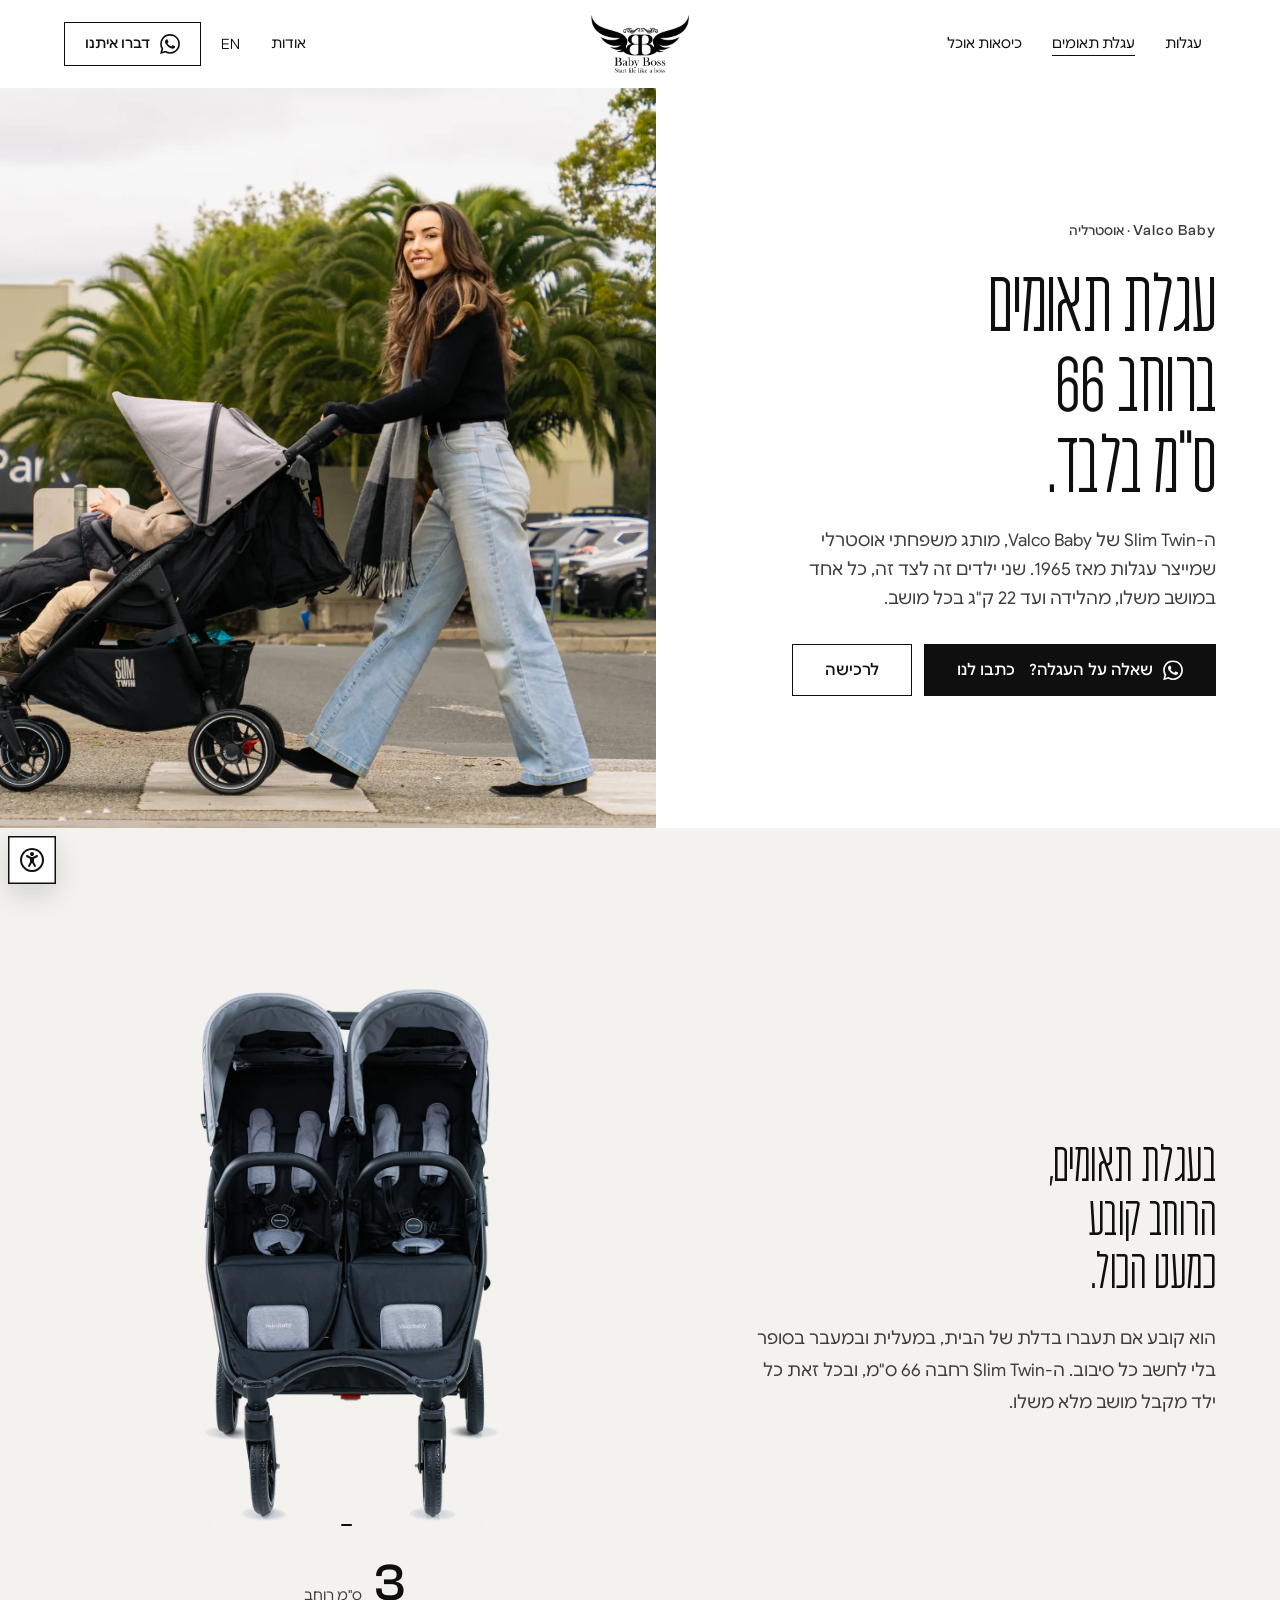
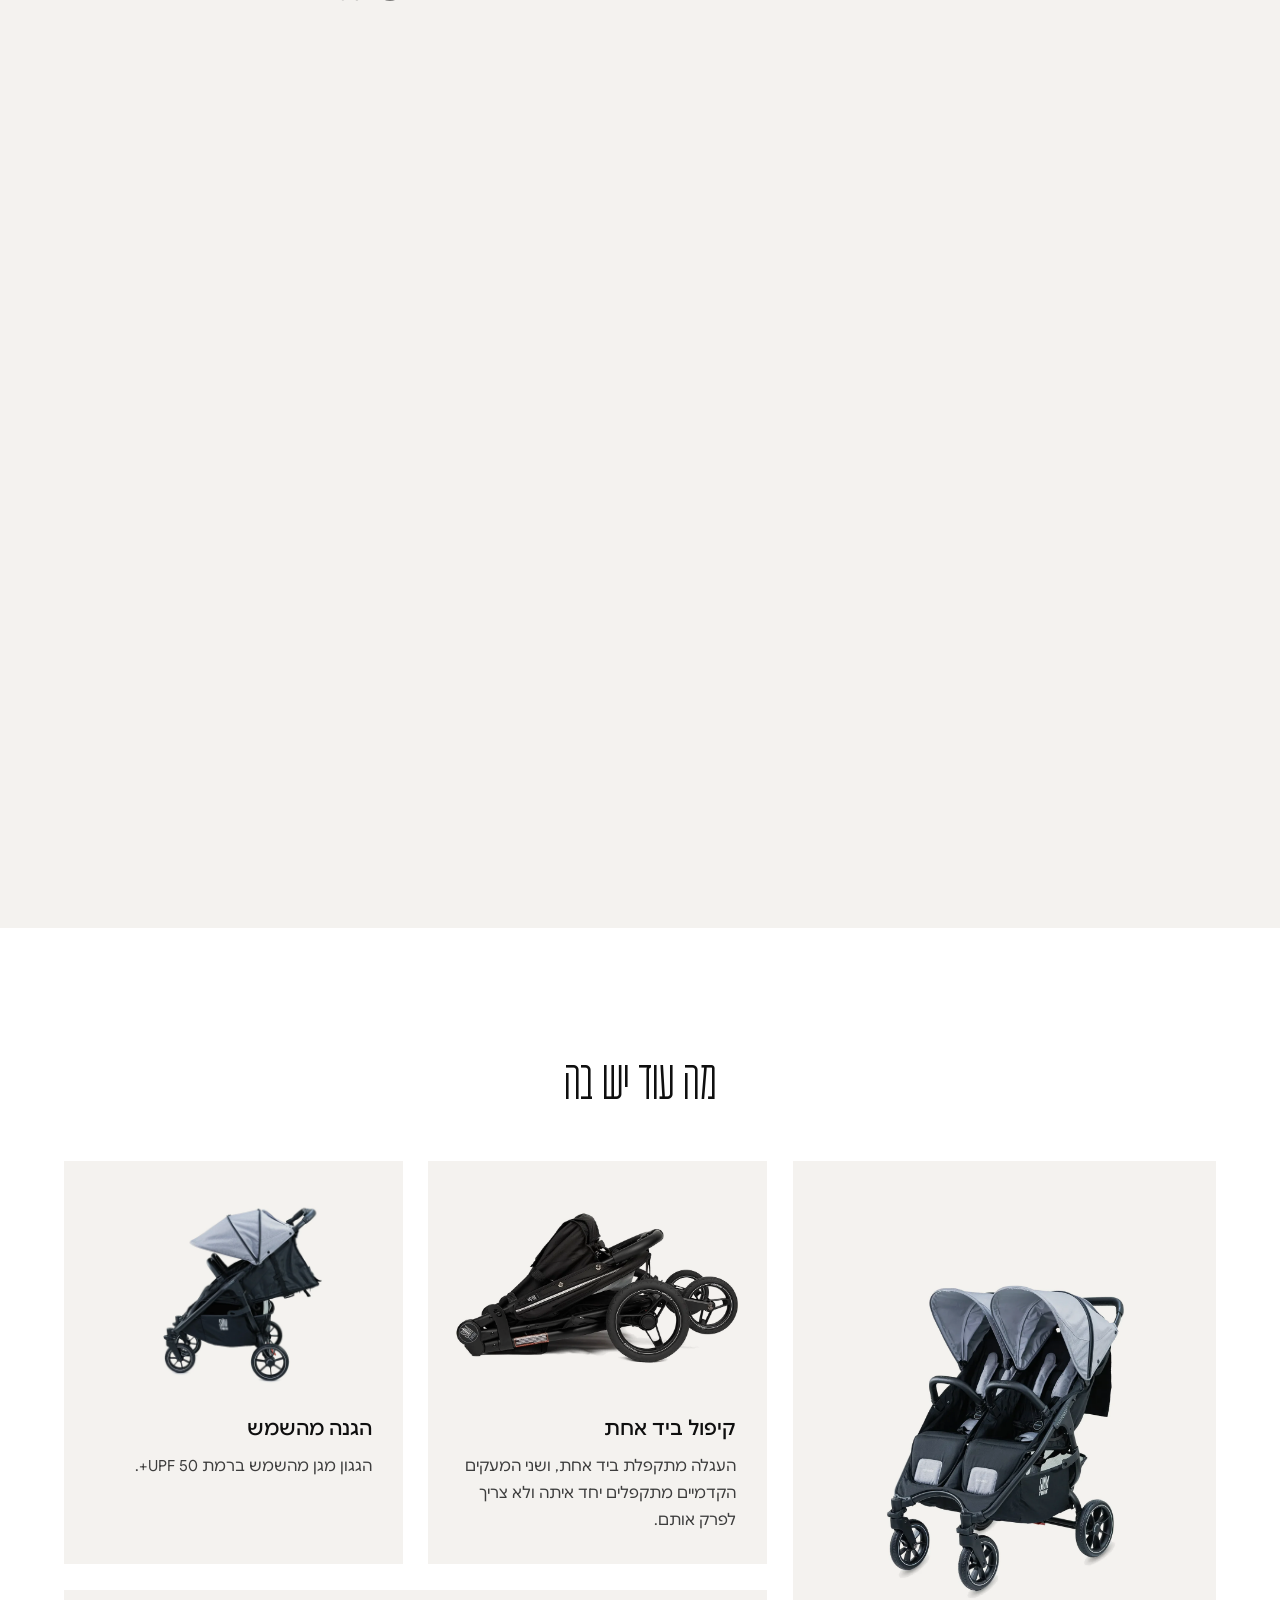
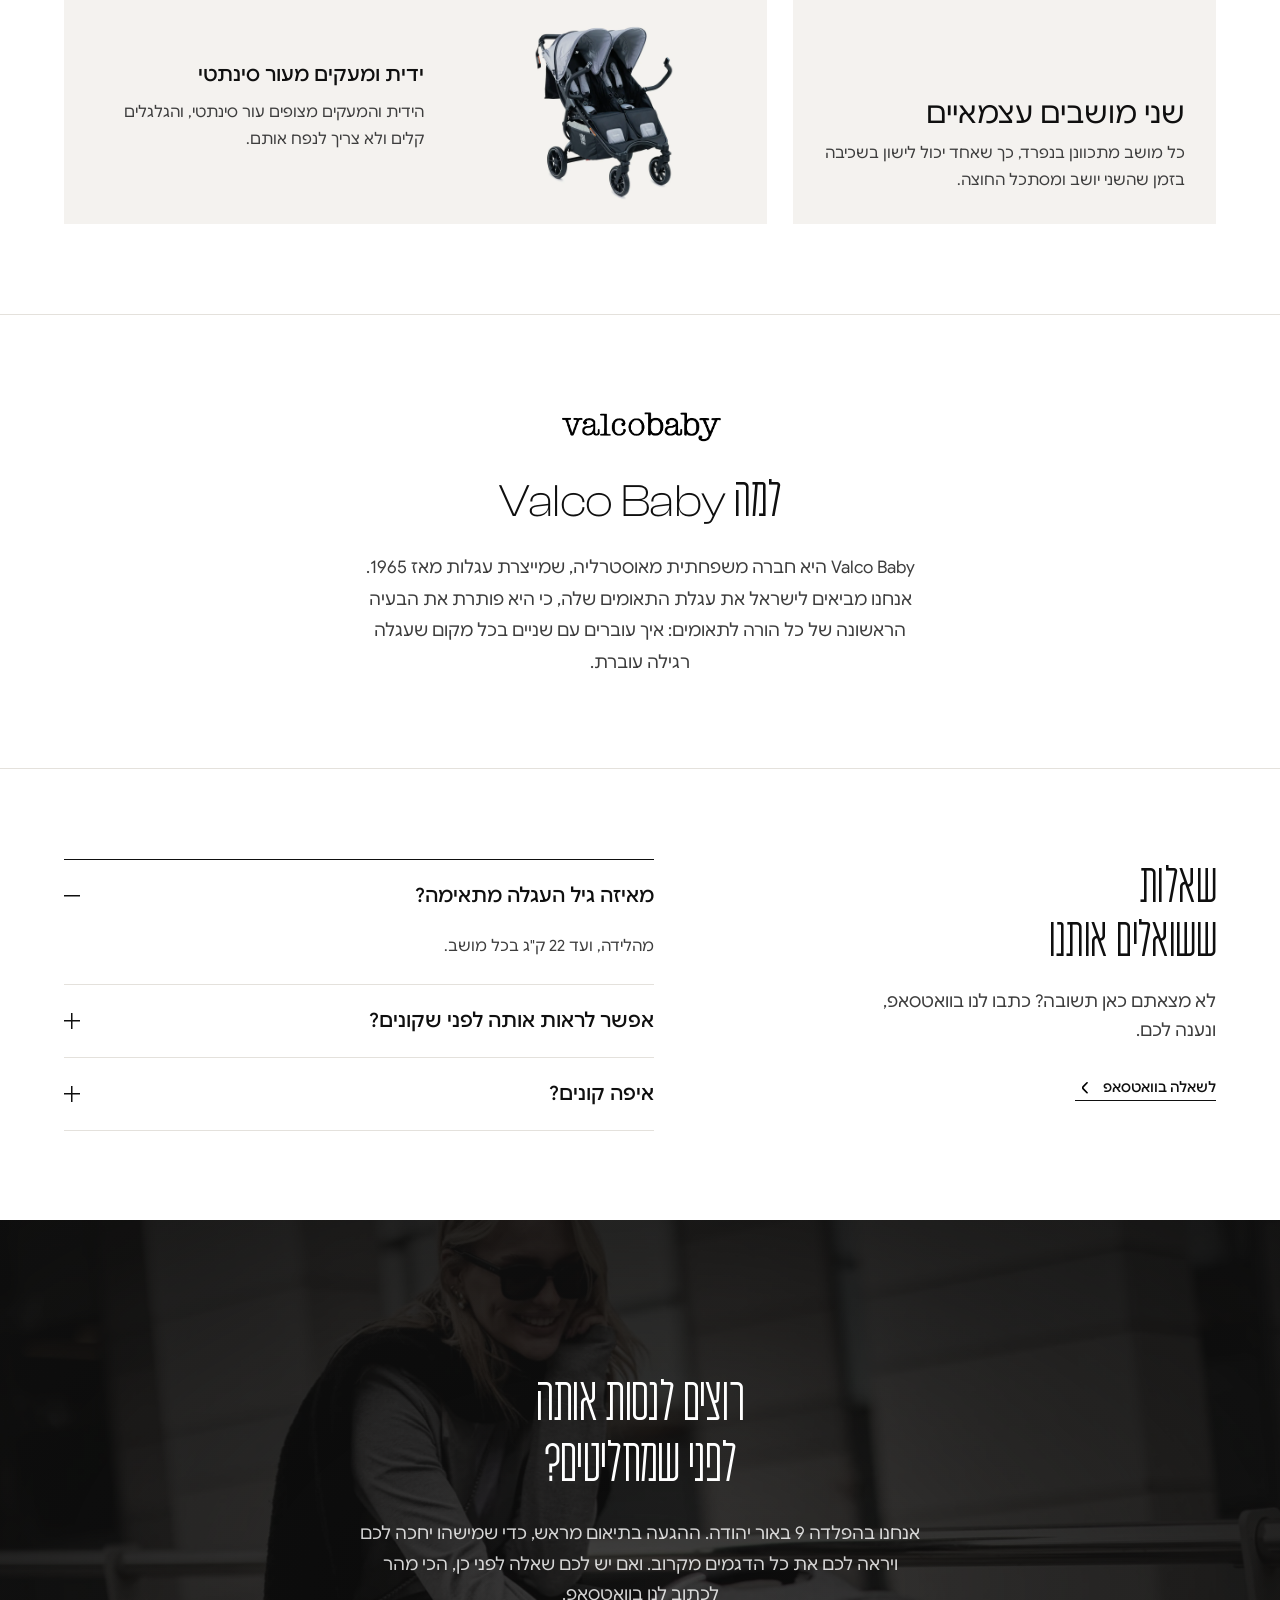
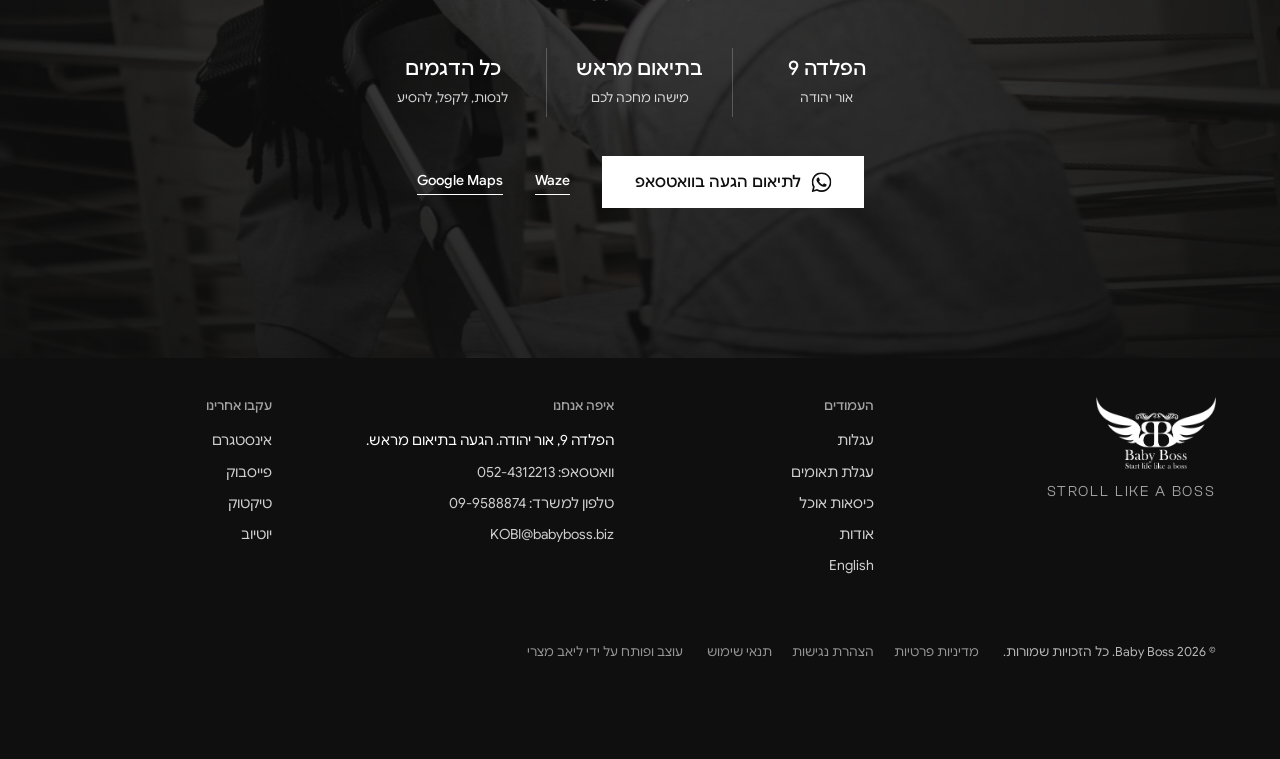
<file: twin.html>
<!doctype html>
<html lang="he" dir="rtl" data-motion="expressive">
<head>
<meta charset="utf-8">
<meta name="viewport" content="width=device-width, initial-scale=1">
<title>עגלת התאומים Valco Baby Slim Twin · Baby Boss</title>
<meta name="description" content="עגלת התאומים Slim Twin של Valco Baby ברוחב 66 ס&quot;מ: שני מושבים עצמאיים, קיפול ביד אחת והגנה מהשמש. מהלידה ועד 22 ק&quot;ג בכל מושב.">
<link rel="icon" href="images/favicon.png" type="image/png">
<link rel="apple-touch-icon" href="images/apple-touch-icon.png">
<meta name="robots" content="noindex, nofollow">
<link rel="preload" href="fonts/FUP-Nesher-Light.woff2" as="font" type="font/woff2" crossorigin>
<link rel="preload" href="fonts/GoogleSans-Regular.woff2" as="font" type="font/woff2" crossorigin>
<link rel="preload" href="images/t-hero.webp" as="image" type="image/webp" fetchpriority="high">
<link rel="stylesheet" href="css/site.css?v=42">
<script>document.documentElement.classList.add("js");if(matchMedia("(prefers-reduced-motion: no-preference)").matches)document.documentElement.classList.add("open-anim");</script>
<script>if(/[?&]review=/.test(location.search))document.documentElement.classList.add("is-review")</script>
<style>@media (max-width: 767px) { .is-review .fabs { bottom: 72px; } .is-review .fabs.is-off { transform: translateY(calc(110% + 72px)); } }</style>
</head>
<body>
<!-- icons:start --><svg width="0" height="0" style="position:absolute" aria-hidden="true" focusable="false"><symbol id="i-a11y" viewBox="0 0 300 300"><g ><path transform="translate(0 300) scale(1 -1)" d="M125 225Q125 235 132.5 242.5Q140 250 150.0 250.0Q160 250 167.5 242.5Q175 235 175.0 225.0Q175 215 167.5 207.5Q160 200 150.0 200.0Q140 200 132.5 207.5Q125 215 125 225ZM300 150Q300 109 280.0 74.5Q260 40 225.5 20.0Q191 0 150.0 0.0Q109 0 74.5 20.0Q40 40 20.0 74.5Q0 109 0.0 150.0Q0 191 20.0 225.5Q40 260 74.5 280.0Q109 300 150.0 300.0Q191 300 225.5 280.0Q260 260 280.0 225.5Q300 191 300 150ZM275 150Q275 184 258.0 212.5Q241 241 212.5 258.0Q184 275 150.0 275.0Q116 275 87.5 258.0Q59 241 42.0 212.5Q25 184 25.0 150.0Q25 116 42.0 87.5Q59 59 87.5 42.0Q116 25 150.0 25.0Q184 25 212.5 42.0Q241 59 258.0 87.5Q275 116 275 150ZM207 211 160 188H140L93 211Q88 213 83.5 211.5Q79 210 76.5 205.5Q74 201 75.5 196.0Q77 191 82 189L125 167V123L102 81Q99 77 100.5 72.0Q102 67 105.5 65.0Q109 63 113 63Q120 63 124 69L148 113H152L177 69Q180 62 187 63Q191 63 194.5 65.0Q198 67 199.5 72.0Q201 77 198 81L175 123V167L218 189Q223 191 224.5 196.0Q226 201 224.0 205.5Q222 210 217.0 211.5Q212 213 207 211Z"/></g></symbol><symbol id="i-arr" viewBox="0 0 300 300"><g ><path transform="translate(0 300) scale(1 -1)" d="M133 141Q129 145 129.0 150.0Q129 155 133 159L190 216Q194 220 194.0 225.0Q194 230 190.0 234.0Q186 238 181.0 238.0Q176 238 172 234L115 177Q104 166 104.0 150.0Q104 134 115 123L172 66Q176 63 181.0 62.5Q186 62 190.0 66.0Q194 70 194.0 75.0Q194 80 190 84Z"/></g></symbol><symbol id="i-close" viewBox="0 0 300 300"><g ><path transform="translate(0 300) scale(1 -1)" d="M225 225Q221 229 216.0 229.0Q211 229 207 225L150 168L93 225Q89 229 84.0 229.0Q79 229 75 225Q71 221 71.0 216.0Q71 211 75 207L132 150L75 93Q71 89 71.0 84.0Q71 79 75 75Q79 71 84.0 71.0Q89 71 93 75L150 132L207 75Q211 71 216.0 71.0Q221 71 225 75Q229 79 229.0 84.0Q229 89 225 93L168 150L225 207Q229 211 229.0 216.0Q229 221 225 225Z"/></g></symbol><symbol id="i-wa" viewBox="0 0 300 300"><g ><path transform="translate(0 300) scale(1 -1)" d="M256 256Q235 277 207.5 288.5Q180 300 151 300Q110 300 76.0 280.0Q42 260 22.0 226.0Q2 192 2.0 151.5Q2 111 22 77L1 0L80 21Q113 3 151 3Q191 3 225.0 23.0Q259 43 279.0 77.0Q299 111 299 151Q299 181 288.0 208.0Q277 235 256 256ZM151 28Q117 28 88 45L83 48L36 35L49 81L46 86Q27 116 27.0 150.5Q27 185 43.5 213.5Q60 242 88.5 258.5Q117 275 151 275Q175 275 198.0 265.5Q221 256 238.5 238.5Q256 221 265.0 198.5Q274 176 274 151Q274 118 257.5 89.5Q241 61 212.5 44.5Q184 28 151 28ZM218 120Q198 131 194.0 132.0Q190 133 188.0 133.0Q186 133 185 130Q181 126 173 116Q170 112 165 115L162 116Q147 123 135.0 133.5Q123 144 114 159Q113 162 113.5 163.5Q114 165 116 167L121 173Q123 175 125 178V179Q127 182 125 186L113 214Q112 218 110.0 219.0Q108 220 106 220H98Q92 220 88 215H87Q82 209 80 204Q75 195 75.0 184.0Q75 173 82 159Q85 152 90 146L91 145Q100 132 111 121Q132 99 154 90Q163 86 174.0 82.5Q185 79 198 81Q204 81 212.5 86.5Q221 92 223.0 98.0Q225 104 225.5 109.0Q226 114 225.5 115.5Q225 117 220 119Z"/></g></symbol></svg><!-- icons:end -->
<a class="skip" href="#main">דלג לתוכן</a>

<header class="hd pre" id="hd">
  <nav aria-label="ראשי">
    <button class="burger" type="button" aria-label="פתיחת תפריט" aria-expanded="false" aria-controls="md"><i></i><i></i><i></i></button>
    <a class="hlink" href="strollers.html">עגלות</a>
    <a class="hlink" href="twin.html" aria-current="page">עגלת תאומים</a>
    <a class="hlink" href="high-chairs.html">כיסאות אוכל</a>
  </nav>
  <a class="hlogo" href="index.html" aria-label="Baby Boss, לעמוד הבית"><img src="images/logo-white.png" width="289" height="174" alt=""></a>
  <div class="hd-end">
    <nav aria-label="משני">
      <a class="hlink" href="about.html">אודות</a>
      <a class="hlink lat" href="en.html" lang="en" hreflang="en" aria-label="English">EN</a>
    </nav>
    <a class="btn btn-ghost" href="https://wa.me/972524312213" data-wa="היי, הגעתי מעמוד עגלת התאומים באתר ויש לי שאלה" target="_blank" rel="noopener"><svg class="ic" aria-hidden="true"><use href="#i-wa"/></svg>דברו איתנו</a>
    <button class="hd-a11y" type="button" data-a11y-open aria-label="נגישות: התאמות תצוגה"><svg class="ic" aria-hidden="true"><use href="#i-a11y"/></svg></button>
    <a class="wa-ic" href="https://wa.me/972524312213" data-wa="היי, הגעתי מעמוד עגלת התאומים באתר ויש לי שאלה" target="_blank" rel="noopener" aria-label="כתבו לנו בוואטסאפ"><svg class="ic" aria-hidden="true"><use href="#i-wa"/></svg></a>
  </div>
</header>

<div class="md" id="md" role="dialog" aria-modal="true" aria-label="תפריט"><div class="md-scrim"></div>
  <nav class="md-panel" aria-label="ניווט ראשי">
    <div class="md-top"><img src="images/logo-white.png" width="289" height="174" alt="Baby Boss"><button class="md-close" type="button" aria-label="סגירת תפריט"><svg class="ic" aria-hidden="true"><use href="#i-close"/></svg></button></div>
    <ul class="md-list">
      <li class="md-item"><a class="md-link" href="index.html">בית</a></li>
      <li class="md-item"><a class="md-link" href="strollers.html">עגלות</a></li>
      <li class="md-item"><a class="md-link" href="twin.html" aria-current="page">עגלת תאומים</a></li>
      <li class="md-item"><a class="md-link" href="high-chairs.html">כיסאות אוכל</a></li>
      <li class="md-item"><a class="md-link" href="about.html">אודות</a></li>
      <li class="md-item"><a class="md-link lat" href="en.html" lang="en" hreflang="en">English</a></li>
    </ul>
    <div class="md-cta"><a class="btn btn-solid" href="https://wa.me/972524312213" data-wa="היי, הגעתי מעמוד עגלת התאומים באתר ויש לי שאלה" target="_blank" rel="noopener"><svg class="ic" aria-hidden="true"><use href="#i-wa"/></svg>דברו איתנו בוואטסאפ</a></div>
  </nav>
</div>

<main id="main" tabindex="-1">
  <!-- 01 · hero, small and split like the strollers page (inner pages share one opening) -->
  <section class="sh" id="hero" aria-labelledby="hero-title">
    <div class="sh-copy">
      <span class="hero-kick rv"><span class="lat">Valco Baby</span> · אוסטרליה</span>
      <h1 class="rv" id="hero-title" style="--i:1">עגלת תאומים ברוחב 66 ס"מ בלבד.</h1>
      <p class="hero-lead rv" style="--i:2">ה-<span class="lat">Slim Twin</span> של <span class="lat">Valco Baby</span>, מותג משפחתי אוסטרלי שמייצר עגלות מאז 1965. שני ילדים זה לצד זה, כל אחד במושב משלו, מהלידה ועד 22 ק"ג בכל מושב.</p>
      <div class="hero-cta rv" style="--i:3">
        <a class="btn btn-solid" href="https://wa.me/972524312213" data-wa="היי, הגעתי מעמוד עגלת התאומים ויש לי שאלה על ה-Slim Twin" target="_blank" rel="noopener"><svg class="ic" aria-hidden="true"><use href="#i-wa"/></svg><span class="lg">שאלה על העגלה?&nbsp;</span>כתבו לנו</a>
        <a class="btn btn-ghost" href="https://www.babyboss.co.il/items/9131069" target="_blank" rel="noopener">לרכישה</a>
      </div>
    </div>
    <figure class="sh-media">
      <img src="images/t-hero.webp" width="1300" height="1276" alt="אישה צועדת ברחוב עם עגלת התאומים Valco Baby Slim Twin" fetchpriority="high" decoding="async">
    </figure>
  </section>

  <!-- 02 · the width, this page's scroll scene: the stroller from the front, a 66 cm line draws under it as you scroll -->
  <section class="wd" id="width" aria-labelledby="wd-title">
    <div class="wd-pin">
      <div class="wd-copy">
        <h2 class="reveal" id="wd-title">בעגלת תאומים, הרוחב קובע כמעט הכול.</h2>
        <p class="reveal">הוא קובע אם תעברו בדלת של הבית, במעלית ובמעבר בסופר בלי לחשב כל סיבוב. ה-<span class="lat">Slim Twin</span> רחבה 66 ס"מ, ובכל זאת כל ילד מקבל מושב מלא משלו.</p>
      </div>
      <figure class="wd-fig">
        <div class="wd-pic"><img src="images/t-front.webp" width="1400" height="1400" alt="עגלת התאומים Slim Twin מלפנים, שני מושבים זה לצד זה" loading="lazy" decoding="async"><div class="wd-rule" aria-hidden="true"><i class="wd-line"></i></div></div>
        <figcaption class="wd-num"><b class="lat" data-count="66">66</b> ס"מ רוחב</figcaption>
      </figure>
    </div>
  </section>

  <!-- 03 · what else it has, C5 bento: the two seats lead, three smaller cells -->
  <section class="tb" aria-labelledby="tb-title">
    <div class="head center reveal">
      <h2 id="tb-title">מה עוד יש בה</h2>
    </div>
    <ul class="tb-grid">
      <li class="tb-cell tb-lead reveal" style="--i:0">
        <div class="tb-pic"><img src="images/t-seats.webp" width="1200" height="1200" alt="שני המושבים של ה-Slim Twin עם רתמות ומעקים" loading="lazy" decoding="async"></div>
        <div class="tb-txt"><h3>שני מושבים עצמאיים</h3><p>כל מושב מתכוונן בנפרד, כך שאחד יכול לישון בשכיבה בזמן שהשני יושב ומסתכל החוצה.</p></div>
      </li>
      <li class="tb-cell reveal" style="--i:1">
        <div class="tb-pic tb-wide"><img src="images/t-fold.webp" width="900" height="479" alt="ה-Slim Twin מקופלת" loading="lazy" decoding="async"></div>
        <div class="tb-txt"><h3>קיפול ביד אחת</h3><p>העגלה מתקפלת ביד אחת, ושני המעקים הקדמיים מתקפלים יחד איתה ולא צריך לפרק אותם.</p></div>
      </li>
      <li class="tb-cell reveal" style="--i:2">
        <div class="tb-pic"><img src="images/t-hood.webp" width="900" height="900" alt="הגגון של ה-Slim Twin פתוח, מבט מהצד" loading="lazy" decoding="async"></div>
        <div class="tb-txt"><h3>הגנה מהשמש</h3><p>הגגון מגן מהשמש ברמת <span class="lat">UPF 50+</span>.</p></div>
      </li>
      <li class="tb-cell reveal" style="--i:3">
        <div class="tb-pic"><img src="images/t-bumper.webp" width="900" height="900" alt="המעקים הקדמיים והידית של ה-Slim Twin" loading="lazy" decoding="async"></div>
        <div class="tb-txt"><h3>ידית ומעקים מעור סינתטי</h3><p>הידית והמעקים מצופים עור סינתטי, והגלגלים קלים ולא צריך לנפח אותם.</p></div>
      </li>
    </ul>
  </section>

  <!-- 04 · the brand, C10 band: the maker's mark in ink, one paragraph -->
  <section class="vb" aria-labelledby="vb-title">
    <img class="vb-logo reveal" src="images/valco-logo.png" width="545" height="141" alt="Valco Baby">
    <h2 class="reveal" id="vb-title">למה <span class="lat">Valco Baby</span></h2>
    <p class="reveal"><span class="lat">Valco Baby</span> היא חברה משפחתית מאוסטרליה, שמייצרת עגלות מאז 1965. אנחנו מביאים לישראל את עגלת התאומים שלה, כי היא פותרת את הבעיה הראשונה של כל הורה לתאומים: איך עוברים עם שניים בכל מקום שעגלה רגילה עוברת.</p>
  </section>

  <!-- 05 · questions, C11: the side stays, the answers open one at a time -->
  <section class="fq" data-axis="start" aria-labelledby="fq-title">
    <div class="fq-side">
      <h2 class="reveal" id="fq-title">שאלות ששואלים אותנו</h2>
      <p class="reveal">לא מצאתם כאן תשובה? כתבו לנו בוואטסאפ, ונענה לכם.</p>
      <a class="tlink reveal" href="https://wa.me/972524312213" data-wa="היי, הגעתי מעמוד עגלת התאומים ויש לי שאלה" target="_blank" rel="noopener">לשאלה בוואטסאפ<svg class="arr" aria-hidden="true"><use href="#i-arr"/></svg></a>
    </div>
    <div class="fq-list">
      <details class="fq-item reveal" name="faq" open><summary>מאיזה גיל העגלה מתאימה?</summary><p>מהלידה, ועד 22 ק"ג בכל מושב.</p></details>
      <details class="fq-item reveal" name="faq"><summary>אפשר לראות אותה לפני שקונים?</summary><p>כן. אפשר לתאם הגעה אלינו להפלדה 9 באור יהודה. כתבו לנו בוואטסאפ ונקבע זמן.</p></details>
      <details class="fq-item reveal" name="faq"><summary>איפה קונים?</summary><p>באתר המכירות שלנו, או אצל משווקים מורשים.</p></details>
    </div>
  </section>

  <!-- 08 · closing, the visit: the city shoot breathes under the ink (scrubbed, slow), three facts on hairlines -->
  <section class="visit" id="visit" aria-labelledby="vs-title">
    <div class="vs-bg"><img src="images/visit-city.webp" srcset="images/visit-city-1400.webp 1400w, images/visit-city.webp 2400w" sizes="100vw" width="2400" height="1601" alt="אישה צוחקת ליד עגלת Baby Boss אפורה ברחוב עירוני" loading="lazy" decoding="async"></div>
    <div class="vs-in">
      <h2 class="reveal" id="vs-title">רוצים לנסות אותה לפני שמחליטים?</h2>
      <p class="reveal">אנחנו בהפלדה 9 באור יהודה. ההגעה בתיאום מראש, כדי שמישהו יחכה לכם ויראה לכם את כל הדגמים מקרוב. ואם יש לכם שאלה לפני כן, הכי מהר לכתוב לנו בוואטסאפ.</p>
      <ul class="vs-facts reveal">
        <li><b>הפלדה 9</b><span>אור יהודה</span></li>
        <li><b>בתיאום מראש</b><span>מישהו מחכה לכם</span></li>
        <li><b>כל הדגמים</b><span>לנסות, לקפל, להסיע</span></li>
      </ul>
      <div class="vs-cta reveal">
        <a class="btn btn-light" href="https://wa.me/972524312213" data-wa="היי, הגעתי מעמוד עגלת התאומים ואשמח לתאם הגעה לראות אותה" target="_blank" rel="noopener"><svg class="ic" aria-hidden="true"><use href="#i-wa"/></svg>לתיאום הגעה בוואטסאפ</a>
        <a class="tlink lat" href="https://waze.com/ul?q=%D7%94%D7%A4%D7%9C%D7%93%D7%94%209%20%D7%90%D7%95%D7%A8%20%D7%99%D7%94%D7%95%D7%93%D7%94&amp;navigate=yes" target="_blank" rel="noopener">Waze</a>
        <a class="tlink lat" href="https://www.google.com/maps/search/?api=1&amp;query=%D7%94%D7%A4%D7%9C%D7%93%D7%94+9+%D7%90%D7%95%D7%A8+%D7%99%D7%94%D7%95%D7%93%D7%94" target="_blank" rel="noopener">Google Maps</a>
      </div>
    </div>
  </section>
</main>

<!-- footer, MV:ft8 brand signature -->
<footer class="ft" id="ft">
  <img class="ft-mark" src="images/logo-white.png" width="289" height="174" alt="" aria-hidden="true">
  <div class="ft-cols">
    <div class="ft-brand">
      <img src="images/logo-white.png" width="289" height="174" alt="Baby Boss">
      <p class="lat">Stroll like a Boss</p>
    </div>
    <div>
      <h3>העמודים</h3>
      <ul><li><a href="strollers.html">עגלות</a></li><li><a href="twin.html" aria-current="page">עגלת תאומים</a></li><li><a href="high-chairs.html">כיסאות אוכל</a></li><li><a href="about.html">אודות</a></li><li><a href="en.html" lang="en" hreflang="en" class="lat">English</a></li></ul>
    </div>
    <div>
      <h3>איפה אנחנו</h3>
      <ul>
        <li><span>הפלדה 9, אור יהודה. הגעה בתיאום מראש.</span></li>
        <li><a href="https://wa.me/972524312213" data-wa="היי, הגעתי מעמוד עגלת התאומים באתר ויש לי שאלה" target="_blank" rel="noopener">וואטסאפ: <span class="ft-tel" dir="ltr">052-4312213</span></a></li>
        <li><a href="tel:+97299588874">טלפון למשרד: <span class="ft-tel" dir="ltr">09-9588874</span></a></li>
        <li><a href="mailto:KOBI@babyboss.biz" class="lat">KOBI@babyboss.biz</a></li>
      </ul>
    </div>
    <div>
      <h3>עקבו אחרינו</h3>
      <ul><li><a href="https://www.instagram.com/babyboss.biz" target="_blank" rel="noopener">אינסטגרם</a></li><li><a href="https://www.facebook.com/babyboss.biz" target="_blank" rel="noopener">פייסבוק</a></li><li><a href="https://www.tiktok.com/@babyboss.biz" target="_blank" rel="noopener">טיקטוק</a></li><li><a href="https://www.youtube.com/user/kobisofer" target="_blank" rel="noopener">יוטיוב</a></li></ul>
    </div>
  </div>
  <div class="ft-legal">
    <p>© <span data-year>2026</span> <span class="lat">Baby Boss</span>. כל הזכויות שמורות.</p>
    <nav aria-label="מסמכים"><a href="privacy.html">מדיניות פרטיות</a><a href="accessibility.html">הצהרת נגישות</a><a href="terms.html">תנאי שימוש</a></nav>
    <p class="ft-credit"><a href="https://liavmatzri.co.il" target="_blank" rel="noopener">עוצב ופותח על ידי ליאב מצרי</a></p>
  </div>
</footer>

<div class="fabs" id="fabs">
  <a class="fab fab-wa" href="https://wa.me/972524312213" data-wa="היי, הגעתי מעמוד עגלת התאומים באתר ויש לי שאלה" target="_blank" rel="noopener" aria-label="כתבו לנו בוואטסאפ"><svg class="ic" aria-hidden="true"><use href="#i-wa"/></svg><span class="fab-tip" aria-hidden="true">כתבו לנו בוואטסאפ</span></a>
  <a class="fab fab-a11y" href="accessibility.html" aria-label="התאמות תצוגה"><svg class="ic" aria-hidden="true"><use href="#i-a11y"/></svg></a>
</div>

<script src="vendor/gsap.min.js"></script>
<script src="vendor/ScrollTrigger.min.js"></script>
<script src="js/site.js?v=12" defer></script>
<script src="js/a11y.js?v=2" defer></script>
<script src="js/snap-icons.js?v=1" defer></script>
<script src="https://crm.liavmatzri.co.il/review.js" defer></script>
</body>
</html>
</file>
<file: css/site.css>
/* Baby Boss · homepage sketch (design-dna, 4.10.2026)
   Concept: a collection lookbook. Every section is a page in a fashion magazine: one big photo, few words.
   The four strollers are four looks of the same stroller.
   Frame: fluid (MV:fluid). Skin: editorial minimalism in black and white (MV:s05), mined from Kobi's references
   (Anex, Cybex IL): white, near-black ink, square corners, no accent colour, the colour comes from the photo only.
   Headings FUP Nesher 300 (Latin Clash Display 112%), body Google Sans 400/500, Hebrew and Latin from one hand (Liav, 6.10.2026; was FUP Begin). Pair L9.
   Header MV:hd2 (logo centred, nav split). Hero MV:h3 (full media). Motion: MV:g05 (signature) + MV:g03. */

/* ---------- fonts ---------- */
@font-face { font-family: "Nesher"; src: url("../fonts/FUP-Nesher-Light.woff2") format("woff2"); font-weight: 300; font-display: swap;
  unicode-range: U+0000-0040, U+005B-0060, U+007B-00BF, U+0590-05FF, U+2000-206F, U+20AA, U+FB1D-FB4F; }
/* body: Google Sans, the doctrine's one Google exception, hosted here; size-adjust 96% for running text (font-calibration L9) */
@font-face { font-family: "Google Sans"; src: url("../fonts/GoogleSans-Regular.woff2") format("woff2"); font-weight: 400; font-display: swap; size-adjust: 96%; }
@font-face { font-family: "Google Sans"; src: url("../fonts/GoogleSans-Medium.woff2") format("woff2"); font-weight: 500; font-display: swap; size-adjust: 96%; }
@font-face { font-family: "Clash Display"; src: url("../fonts/ClashDisplay-Light.woff2") format("woff2"); font-weight: 300; font-display: swap; size-adjust: 112%; }
@font-face { font-family: "Clash Grotesk"; src: url("../fonts/ClashGrotesk-Regular.woff2") format("woff2"); font-weight: 400; font-display: swap; size-adjust: 114%; }
@font-face { font-family: "Clash Grotesk"; src: url("../fonts/ClashGrotesk-Medium.woff2") format("woff2"); font-weight: 500; font-display: swap; size-adjust: 114%; }

/* ---------- tokens ---------- */
:root {
  --a11y-scale: 1;
  --f-display: "Nesher", "Clash Display", system-ui, -apple-system, "Segoe UI", Arial, sans-serif;
  --f-text: "Google Sans", system-ui, -apple-system, "Segoe UI", Arial, sans-serif;
  --f-latin: "Clash Grotesk", "Google Sans", system-ui, sans-serif;

  /* black and white, read from Kobi's logo and from the references. No accent: the photo carries the colour */
  --ink: #0f0f0f;            /* Anex's ink. Headings, buttons, the logo */
  --text: #1c1c1c;
  --muted: #5c5c5c;          /* 6.6:1 on white */
  --muted-strong: #3d3d3d;
  --surface: #ffffff;
  --paper: #f4f2ef;          /* the one off-white, warm like the Jaffa stone; never two in a row */
  --line: #e4e1dc;
  --on-dark: #ffffff;
  --on-dark-muted: rgba(255,255,255,.82);
  --focus: 0 0 0 2px var(--surface), 0 0 0 4px var(--ink);

  --r-control: 0px;          /* square, like Cybex. "No rounded corners, no pills" (intake 9) */
  --r-media: 0px;
  --ease: cubic-bezier(.2,.6,.2,1);
  --ease-io: cubic-bezier(.76,0,.24,1);

  --gutter: clamp(24px, 5vw, 96px);
  --sec: clamp(64px, 7vw, 160px);
  --sec-loose: clamp(96px, 10vw, 224px);
  --sec-breath: clamp(112px, 16vw, 300px);
  --gap-s: clamp(14px, 1vw, 24px);
  --gap-m: clamp(20px, 2vw, 48px);
  --measure: clamp(560px, 36vw, 760px);

  /* type. Nesher reads small (factor 1.265, lambda .92) and the factor is inside the values; Google Sans x0.95, lambda 1.05 (text sizes land inside the body ranges).
     The hero size depends on width AND height (heroes.md): it has to fit a 1280x720 laptop */
  --fs-hero: calc(clamp(52px, min(5.4vw, 9vh) + 0.5rem, 150px) * var(--a11y-scale));
  --fs-statement: calc(clamp(40px, 3.6vw + 0.5rem, 112px) * var(--a11y-scale));
  --fs-h2: calc(clamp(38px, 3.2vw + 0.5rem, 92px) * var(--a11y-scale));
  --fs-h3: calc(clamp(19px, 0.6vw + 0.8rem, 26px) * var(--a11y-scale));
  --fs-lead: calc(clamp(17px, 0.35vw + 0.85rem, 22px) * var(--a11y-scale));
  --fs-body: calc(clamp(16px, 0.25vw + 0.75rem, 19px) * var(--a11y-scale));
  --fs-small: calc(clamp(14px, 0.2vw + 0.75rem, 16px) * var(--a11y-scale));
  --fs-micro: calc(clamp(13px, 0.15vw + 0.7rem, 15px) * var(--a11y-scale));

  --hdr: clamp(88px, 6.4vw, 112px);
}
@media (max-width: 767px) {
  :root {
    --fs-hero: calc(clamp(44px, 12.6vw, 56px) * var(--a11y-scale));
    --fs-statement: calc(clamp(34px, 9.6vw, 42px) * var(--a11y-scale));
    --fs-h2: calc(clamp(34px, 9.4vw, 40px) * var(--a11y-scale));
    --hdr: 68px;
  }
}

/* ---------- base ---------- */
*, *::before, *::after { box-sizing: border-box; }
html { -webkit-text-size-adjust: 100%; overflow-x: clip; background: var(--surface); }
body { margin: 0; overflow-x: clip; background: var(--surface); color: var(--text); font-family: var(--f-text); font-size: var(--fs-body); font-weight: 400; line-height: 1.7; -webkit-font-smoothing: antialiased; text-rendering: optimizeLegibility; }
img { display: block; max-width: 100%; height: auto; }
a { color: inherit; }
button { font: inherit; color: inherit; }
h1, h2 { margin: 0; font-family: var(--f-display); font-weight: 300; letter-spacing: -.012em; color: var(--ink); text-wrap: balance; }
h1 { font-size: var(--fs-hero); line-height: 1.04; }   /* Nesher lambda .92 */
h2 { font-size: var(--fs-h2); line-height: 1.1; }
h3 { margin: 0; font-family: var(--f-text); font-size: var(--fs-h3); font-weight: 500; line-height: 1.4; color: var(--ink); }
p { margin: 0; text-wrap: pretty; }
.lat { font-family: var(--f-latin); }
p .lat, li .lat, blockquote .lat, figcaption .lat, .btn.lat, .tlink.lat { font-family: var(--f-text); }  /* running text: Google Sans has its own Latin, no second face mid-sentence */
p .lat, li .lat { white-space: nowrap; }  /* "Baby Boss" never splits across lines inside a sentence */
h1 .lat, h2 .lat { font-family: "Clash Display", var(--f-latin); font-weight: 300; font-size: .84em; }  /* Latin inside a heading takes the light display face, like Nesher beside it */
:focus-visible { outline: none; box-shadow: var(--focus); }
.sr { position: absolute; width: 1px; height: 1px; overflow: hidden; clip-path: inset(50%); white-space: nowrap; }
.skip { position: fixed; top: 12px; inset-inline-start: 12px; z-index: 200; display: inline-flex; align-items: center; min-height: 44px; padding: 0 20px; background: var(--ink); color: var(--on-dark); font-weight: 500; text-decoration: none; transform: translateY(-160%); transition: transform .2s var(--ease); }
.skip:focus-visible { transform: none; }
.ic { display: inline-block; flex: none; width: 24px; height: 24px; fill: currentColor; vertical-align: middle; }

/* ---------- buttons ---------- */
.btn { display: inline-flex; align-items: center; justify-content: center; gap: 10px; min-height: 52px; padding: 0 32px; border: 1px solid transparent; border-radius: var(--r-control); font-family: var(--f-text); font-size: calc(16px * var(--a11y-scale)); font-weight: 500; line-height: 1.2; text-decoration: none; white-space: nowrap; cursor: pointer;
  transition: background-color .18s var(--ease), border-color .18s var(--ease), color .18s var(--ease), transform .12s var(--ease); }
.btn:active { transform: scale(.98); }
.btn:focus-visible { outline: none; box-shadow: var(--focus); }
.btn-solid { background: var(--ink); color: var(--on-dark); }
.btn-ghost { background: transparent; border-color: currentColor; color: var(--ink); }
.btn .ic { width: 20px; height: 20px; }
@media (hover: hover) and (pointer: fine) {
  .btn-solid:hover { background: #333; }
  .btn-ghost:hover { background: var(--ink); border-color: var(--ink); color: var(--on-dark); }
}

/* ---------- header: MV:hd2, logo centred, nav split. Transparent over the hero, white after scroll, headroom ---------- */
.hd { position: fixed; inset-inline: 0; top: 0; z-index: 50; display: grid; grid-template-columns: 1fr auto 1fr; align-items: center; gap: 24px; height: var(--hdr); padding: 0 var(--gutter); color: var(--ink); isolation: isolate;
  transition: transform .4s var(--ease); }
.hd::before { content: ""; position: absolute; inset: 0; z-index: -1; background: var(--surface); box-shadow: 0 8px 24px rgba(15,15,15,.06); opacity: 0; transition: opacity .3s var(--ease); }
.hd.is-scrolled::before { opacity: 1; }
.hd.is-hidden { transform: translateY(-100%); }
.hd.is-hidden, .hd.is-hidden::before { box-shadow: none !important; }
.hd nav { display: flex; align-items: center; gap: 2px; }
.hd-end { display: flex; align-items: center; justify-content: flex-end; gap: 6px; }
.hlink { display: inline-flex; align-items: center; min-height: 44px; padding: 0 14px; font-size: var(--fs-small); font-weight: 400; text-decoration: none; color: inherit; background-image: linear-gradient(currentColor, currentColor); background-repeat: no-repeat; background-size: 0 1px; background-position: 50% calc(100% - 10px); transition: background-size .3s var(--ease); }
.hlink[aria-current="page"] { background-size: calc(100% - 28px) 1px; }
.hlink.lat { font-size: calc(var(--fs-small) * .92); letter-spacing: .06em; }
@media (hover: hover) and (pointer: fine) { .hlink:hover { background-size: calc(100% - 28px) 1px; } }
.hlogo { display: inline-flex; align-items: center; justify-content: center; min-height: 44px; }
.hlogo img { width: auto; height: clamp(56px, 4.6vw, 84px); filter: brightness(0); }  /* the logo file is white: black on light */
.hd .btn { min-height: 44px; padding: 0 20px; font-size: var(--fs-small); }
.hd .burger, .hd .wa-ic, .hd .hd-a11y { display: none; }
.hd-a11y { width: 44px; height: 44px; border: 0; background: none; place-items: center; color: inherit; cursor: pointer; }
.burger { width: 44px; height: 44px; border: 0; background: none; display: grid; place-content: center; gap: 6px; cursor: pointer; }
.burger i { display: block; width: 22px; height: 1.5px; background: currentColor; transition: transform .32s var(--ease-io), opacity .2s var(--ease); }
.burger[aria-expanded="true"] i:nth-child(1) { transform: translateY(7.5px) rotate(45deg); }
.burger[aria-expanded="true"] i:nth-child(2) { opacity: 0; }
.burger[aria-expanded="true"] i:nth-child(3) { transform: translateY(-7.5px) rotate(-45deg); }
.wa-ic { width: 44px; height: 44px; display: grid; place-items: center; color: inherit; text-decoration: none; }
@media (max-width: 1023px) {
  .hd { grid-template-columns: 44px 1fr 44px; gap: 8px; }
  .hd .hlink, .hd .btn { display: none; }
  .hd .burger, .hd .wa-ic { display: grid; }
  .hlogo img { height: 50px; }
}
@media (max-width: 767px) {
  .hd { grid-template-columns: 88px 1fr 88px; }
  .hd .hd-a11y { display: grid; }
  .hd-end { gap: 0; }
}

/* mobile drawer (shared atom from the vault, MV:hd2) */
.md { position: fixed; inset: 0; z-index: 60; visibility: hidden; transition: visibility 0s linear .4s; }
.md.open { visibility: visible; transition-delay: 0s; }
.md-scrim { position: absolute; inset: 0; background: rgba(15,15,15,.48); opacity: 0; transition: opacity .3s var(--ease); }
.md.open .md-scrim { opacity: 1; }
.md-panel { position: absolute; inset-block: 0; inset-inline-start: 0; width: min(86vw, 400px); background: var(--surface); color: var(--ink); display: flex; flex-direction: column; overflow: auto; padding: 14px var(--gutter) 32px;
  transform: translateX(100%); transition: transform .4s var(--ease-io); }
.md.open .md-panel { transform: none; }
.md-top { display: flex; align-items: center; justify-content: space-between; min-height: 56px; padding-bottom: 24px; }
.md-top img { height: 40px; width: auto; filter: brightness(0); }
.md-close { width: 44px; height: 44px; border: 0; background: none; display: grid; place-items: center; cursor: pointer; }
.md-close svg { width: 20px; height: 20px; }
.md-list { list-style: none; margin: 0; padding: 0; }
.md-item { opacity: 0; transform: translateY(12px); transition: opacity .18s var(--ease), transform .18s var(--ease); }
.md.open .md-item { opacity: 1; transform: none; transition-duration: .4s, .4s; transition-delay: calc(.14s + var(--i) * 45ms); }
.md-link { display: flex; align-items: center; min-height: 60px; font-family: var(--f-display); font-size: calc(32px * var(--a11y-scale)); font-weight: 300; line-height: 1.1; color: var(--ink); text-decoration: none; transition: color .15s var(--ease); }
.md-link.lat { font-family: var(--f-latin); font-size: calc(20px * var(--a11y-scale)); letter-spacing: .06em; }
@media (hover: hover) and (pointer: fine) { .md-link:hover { color: var(--muted); } }
.md-cta { margin-top: 28px; opacity: 0; transform: translateY(12px); transition: opacity .18s, transform .18s; }
.md.open .md-cta { opacity: 1; transform: none; transition: opacity .4s var(--ease) .42s, transform .4s var(--ease) .42s; }
.md-cta .btn { width: 100%; }
@media (prefers-reduced-motion: reduce) { .hd, .hd *, .md, .md * { transition-duration: .01ms !important; transition-delay: 0s !important; } }

/* ---------- hero: MV:h3, full media. Kobi's own Jaffa shoot, mirrored so the text sits on the empty stone wall ---------- */
.hero { position: relative; min-height: 100svh; display: grid; align-content: center; padding: calc(var(--hdr) + clamp(12px, 3vh, 48px)) var(--gutter) clamp(24px, 5vh, 72px); overflow: hidden; isolation: isolate; color: var(--ink); }
.hero-media { position: absolute; inset: 0; z-index: -2; overflow: hidden; }
.hero-media img { width: 100%; height: 100%; object-fit: cover; object-position: 40% 68%; transform: scaleX(-1); }
/* readability layer from the side of the text (h3 rule), light because the stone is light and the brand ink is black */
/* the header is transparent over the photo: a light band across the top keeps the nav, the button and the logo readable
   on the stone wall, then fades out well before the photo's subject */
.hero::before { content: ""; position: absolute; inset: 0 0 auto; z-index: -1; height: calc(var(--hdr) * 2); pointer-events: none;
  background: linear-gradient(to bottom, rgba(255,255,255,.86) 0%, rgba(255,255,255,.7) 45%, rgba(255,255,255,0) 100%); }
.hero-scrim { position: absolute; inset: 0; z-index: -1; background: linear-gradient(to left, rgba(255,255,255,.9) 0%, rgba(255,255,255,.78) 22%, rgba(255,255,255,.42) 40%, rgba(255,255,255,.12) 52%, rgba(255,255,255,0) 62%); }
.hero-copy { display: grid; justify-items: start; gap: clamp(14px, 2.4vh, 28px); max-width: min(46vw, 860px); }
.hero-kick { font-size: var(--fs-micro); font-weight: 500; letter-spacing: 0; color: var(--muted-strong); }
.hero-kick .lat { letter-spacing: .08em; }
.hero h1 { max-width: 15ch; }
.hero h1 .l { display: block; }
.hero-lead { max-width: 38ch; font-size: var(--fs-lead); line-height: 1.6; color: var(--muted-strong); }
.hero-cta { display: flex; flex-wrap: wrap; gap: 12px; margin-top: clamp(4px, 1vh, 12px); }

/* opening: the header comes down first, then the hero copy, the photo breathes in (engine/motion.md 2).
   html.open-anim is set in <head> only when motion is allowed; a 2.5s CSS failsafe shows everything if the script never runs */
.open-anim .hd.pre { opacity: 0; transform: translateY(-18px); }
.open-anim .hd { transition: transform .7s var(--ease), opacity .7s var(--ease); }
.open-anim .rv { opacity: 0; transform: translateY(18px); animation: rv-fs 0s 2.5s forwards; }
.open-anim .is-in .rv { opacity: 1; transform: none; animation: none; transition: opacity .5s var(--ease), transform .5s var(--ease); transition-delay: calc(280ms + var(--i, 0) * 80ms); }
.open-anim .hero-media img { transform: scaleX(-1) scale(1.06); }
.open-anim .is-lit .hero-media img { transform: scaleX(-1) scale(1); transition: transform 1.2s var(--ease); }
@keyframes rv-fs { to { opacity: 1; transform: none; } }

/* phone: the photo above, the words below on white (the phone decides the axis again, spacing-and-axes) */
@media (max-width: 767px) {
  .hero { align-content: stretch; grid-template-rows: auto 1fr; padding: var(--hdr) 0 0; }
  .hero-media { position: relative; inset: auto; z-index: 0; height: clamp(190px, 33svh, 340px); }
  .hero-media img { object-position: 12% 62%; }
  .hero-scrim, .hero::before { display: none; }
  .hero-copy { max-width: none; align-content: center; padding: clamp(20px, 4svh, 40px) var(--gutter) clamp(24px, 4svh, 40px); gap: 14px; }
  .hero-lead { font-size: calc(16px * var(--a11y-scale)); }
  .hero-cta { flex-wrap: nowrap; gap: 10px; }
  .hero-cta .btn { flex: 1 1 auto; padding: 0 16px; }
  .hero-cta .lg { display: none; }
}
/* a short phone (browser bars open): the second sentence steps aside rather than cutting the hero (heroes.md) */
@media (max-width: 767px) and (max-height: 760px) { .hero-lead .s2 { display: none; } }

/* ---------- statement (C14) ---------- */
.statement { padding: var(--sec-loose) var(--gutter) var(--sec); background: var(--surface); }
.st-spread { display: grid; grid-template-columns: minmax(0, 1fr) minmax(0, 1fr); gap: clamp(32px, 6vw, 160px); align-items: center; }
.st-a { margin: 0; aspect-ratio: 4 / 5; overflow: hidden; background: var(--paper); }
.st-a img { width: 100%; height: 100%; object-fit: cover; object-position: 50% 40%; }
.st-b { display: grid; gap: clamp(20px, 2vw, 32px); justify-items: start; }
.st-b h2 { max-width: 17ch; font-size: var(--fs-h2); line-height: 1.1; }
.st-b p { max-width: 46ch; font-size: var(--fs-lead); line-height: 1.75; color: var(--muted-strong); }
.st-detail { display: grid; gap: 12px; width: min(62%, 360px); margin: clamp(8px, 2vw, 40px) 0 0; justify-self: end; }
.st-detail img { width: 100%; height: auto; aspect-ratio: 1; object-fit: cover; }
.st-detail figcaption { font-size: var(--fs-micro); line-height: 1.6; color: var(--muted); }
@media (max-width: 767px) {
  .st-spread { grid-template-columns: 1fr; }
  .st-detail { width: 72%; justify-self: end; }
}

/* ---------- shared section bits ---------- */
.head { display: grid; gap: clamp(14px, 1.4vw, 24px); max-width: clamp(760px, 52vw, 1240px); margin-bottom: clamp(40px, 4vw, 88px); }
.head p { max-width: var(--measure); font-size: var(--fs-lead); line-height: 1.65; color: var(--muted-strong); }
.head.center { justify-items: center; margin-inline: auto; text-align: center; }
.head.center p { margin-inline: auto; }
.tlink { display: inline-flex; align-items: center; min-height: 44px; font-size: var(--fs-small); font-weight: 500; color: var(--ink); text-decoration: none;
  background-image: linear-gradient(currentColor, currentColor); background-repeat: no-repeat; background-size: 100% 1px; background-position: 100% calc(100% - 9px);
  transition: background-size .3s var(--ease), color .15s var(--ease); }
.tlink .arr { width: 20px; height: 20px; margin-inline-start: 8px; transition: transform .2s var(--ease); }
@media (hover: hover) and (pointer: fine) { .tlink:hover { background-size: 0 1px; } .tlink:hover .arr { transform: translateX(-4px); } }

/* the reveal, exactly as engine/motion.md 2 (keyframes, 16px, .5s, once) */
.js .reveal { opacity: 0; }
.js .reveal.is-in { animation: reveal .5s var(--ease) both; animation-delay: calc(var(--i, 0) * 70ms); }
@keyframes reveal { from { opacity: 0; translate: 0 16px; } to { opacity: 1; translate: none; } }
@media (prefers-reduced-motion: reduce) { .js .reveal { opacity: 1; translate: none; } .js .reveal.is-in { animation: none; } html { scroll-behavior: auto; } }

/* ---------- the night shoot behind a growing circle, MV:g03 ---------- */
.film { position: relative; }
.maskv { --mask-size: 16vw; position: relative; height: 100svh; overflow: hidden; background: var(--ink); }
.maskv img { width: 100%; height: 100%; object-fit: cover; object-position: 50% 45%; }
.maskv.gsap-live { -webkit-mask-image: radial-gradient(circle var(--mask-size) at 50% 50%, #000 0 50%, transparent 50% 100%); mask-image: radial-gradient(circle var(--mask-size) at 50% 50%, #000 0 50%, transparent 50% 100%);
  -webkit-mask-repeat: no-repeat; mask-repeat: no-repeat; -webkit-mask-position: center; mask-position: center; -webkit-mask-size: 100% 100%; mask-size: 100% 100%; }
.film-cap { position: absolute; inset-inline-end: var(--gutter); bottom: clamp(24px, 5vh, 56px); margin: 0; color: #fff; font-size: var(--fs-small); letter-spacing: .16em; text-transform: uppercase; text-shadow: 0 1px 12px rgba(0,0,0,.4); }
@media (max-width: 767px) { .maskv { --mask-size: 150px; height: 78svh; } .maskv img { object-position: 30% 50%; } }

/* ---------- four chassis: C11 sticky split, MV:g05 ---------- */
.models { padding: var(--sec) var(--gutter); }
.sync { display: grid; grid-template-columns: minmax(0, 1fr) minmax(0, 1.15fr); gap: clamp(32px, 5vw, 128px); align-items: start; }
.sync-texts .block { min-height: 62vh; display: grid; align-content: center; justify-items: start; gap: 14px; }
.sync-texts .block-cta { min-height: 22vh; }
.m-idx { font-size: var(--fs-micro); letter-spacing: .16em; color: var(--ink); }
.m-idx i { font-style: normal; color: var(--muted); }
.m-name { font-family: var(--f-text); font-weight: 400; font-size: calc(clamp(28px, 1.4vw + .75rem, 48px) * var(--a11y-scale)); line-height: 1.12; color: var(--ink); }
.m-line { max-width: 32ch; font-size: var(--fs-lead); line-height: 1.6; color: var(--muted-strong); }
.m-meta { font-size: var(--fs-small); color: var(--muted); }
.m-meta b { font-weight: 500; color: var(--ink); }
.sync-media { position: sticky; top: calc(var(--hdr) + 3vh); height: min(80vh, 920px); background: var(--paper); }
.si { position: absolute; inset: 0; display: grid; place-items: center; background: var(--paper); }  /* own paper, so multiply melts the white even while it fades */
.si img { width: 86%; height: 86%; object-fit: contain; mix-blend-mode: multiply; }
.m-ph { width: 66%; aspect-ratio: 1; display: grid; place-content: center; gap: 10px; text-align: center; background: color-mix(in srgb, var(--ink) 4%, var(--paper)); }
.m-ph .lat { font-size: clamp(28px, 2.6vw, 56px); font-weight: 500; letter-spacing: .14em; color: color-mix(in srgb, var(--ink) 22%, var(--paper)); }
.m-ph small { font-size: var(--fs-micro); color: var(--muted); }
.si-tag { position: absolute; inset-inline-start: clamp(20px, 2vw, 36px); top: clamp(18px, 2vw, 32px); font-size: var(--fs-micro); font-weight: 500; letter-spacing: .18em; color: var(--ink); }
@media (max-width: 767px) {
  .sync { grid-template-columns: 1fr; gap: 0; }
  .sync-media { position: sticky; top: 0; z-index: 1; order: -1; height: 42svh; }
  .si { padding: 48px 0 12px; }
  .si img { height: 100%; }
  .si-tag { top: 14px; }
  .sync-texts .block { min-height: 62svh; padding-top: 24px; }
  .sync-texts .block-cta { min-height: 30svh; }
}

/* ---------- founder: C8 editorial spread. Heading, story and link read as one column on the start side;
   the photo stands beside them at the same height (mirror of the statement spread, which puts its photo on the start side) ---------- */
.founder { display: grid; grid-template-columns: minmax(0, 1fr) minmax(0, .72fr); grid-template-rows: 1fr auto auto 1fr; column-gap: clamp(40px, 7vw, 192px); row-gap: clamp(24px, 2.4vw, 40px); align-items: start; padding: var(--sec) var(--gutter); }
.founder h2 { grid-column: 1; grid-row: 2; max-width: 22ch; }   /* rows 1 and 4 are flexible: the text block sits centred against the photo */
.fd-body { display: contents; }
.fd-text { grid-column: 1; grid-row: 3; display: grid; gap: 20px; justify-items: start; max-width: 48ch; }
.fd-text p { font-size: var(--fs-lead); line-height: 1.75; color: var(--muted-strong); }
.fd-pic { grid-column: 2; grid-row: 1 / -1; align-self: center; margin: 0; display: grid; gap: 14px; }
.fd-pic img { width: 100%; aspect-ratio: 1; height: auto; object-fit: cover; object-position: 50% 70%; }
.fd-pic figcaption { max-width: 40ch; font-size: var(--fs-micro); line-height: 1.6; color: var(--muted); }
.fd-pic figcaption .lat { margin-inline-end: 8px; font-size: var(--fs-small); font-weight: 500; letter-spacing: .08em; color: var(--ink); }
@media (max-width: 767px) {
  .founder { grid-template-columns: minmax(0, 1fr); grid-template-rows: auto; }
  .founder h2, .fd-text, .fd-pic { grid-column: 1; grid-row: auto; }
  .fd-pic { max-width: 420px; }
}

/* ---------- high chairs: C2, the card rides on the empty paper beside the chair ---------- */
.chairs { display: grid; grid-template-columns: repeat(12, minmax(0, 1fr)); align-items: center; padding: clamp(24px, 2vw, 48px) var(--gutter) var(--sec); }
.ch-media { grid-column: 5 / -1; grid-row: 1; aspect-ratio: 16 / 10; display: grid; justify-items: center; align-items: end; background: var(--paper); }
.ch-media img { width: auto; height: calc(100% + clamp(40px, 5vw, 96px)); max-width: 92%; object-fit: contain; object-position: bottom; mix-blend-mode: multiply; transition: transform .4s var(--ease); }
.ch-card { grid-column: 1 / span 6; grid-row: 1; position: relative; z-index: 1; display: grid; gap: 24px; justify-items: start; max-width: 640px; padding: clamp(28px, 3.4vw, 72px); background: var(--surface); }
.ch-card p { font-size: var(--fs-lead); line-height: 1.7; color: var(--muted-strong); }
@media (max-width: 1023px) {
  .chairs { grid-template-columns: 1fr; }
  .ch-media { grid-column: 1; }
  .chairs { padding-top: var(--sec); }
  .ch-media img { height: 92%; }
  .ch-card { grid-column: 1; grid-row: 2; margin: -40px 16px 0; max-width: none; padding: 28px 24px; }
}

/* ---------- brands: C10, a quiet static band ---------- */
.brands { padding: var(--sec) var(--gutter); }
.br-band { list-style: none; margin: 0; padding: 0; display: flex; flex-wrap: wrap; justify-content: center; gap: clamp(4px, 2vw, 48px); }
.br-mark { min-height: 72px; padding: 0 clamp(18px, 2.4vw, 48px); border: 0; background: none; font-family: var(--f-latin); font-size: clamp(18px, 1.3vw, 28px); font-weight: 500; letter-spacing: .12em; color: #6e6e6e; cursor: pointer; transition: color .2s var(--ease); }
.br-mark:focus-visible { color: var(--ink); }
@media (hover: hover) and (pointer: fine) { .br-mark:hover { color: var(--ink); } }
/* phone: four names sit as two even rows, not 1-2-1 */
@media (max-width: 767px) {
  .br-band { display: grid; grid-template-columns: repeat(2, minmax(0, 1fr)); gap: 8px; }
  .br-mark { width: 100%; padding: 0 4px; font-size: 16px; letter-spacing: .08em; white-space: nowrap; }
}
.br-dlg { width: min(580px, calc(100vw - 32px)); max-height: calc(100svh - 48px); padding: clamp(32px, 3.2vw, 56px); border: 0; border-radius: 0; background: var(--surface); color: var(--text); box-shadow: 0 30px 80px rgba(15,15,15,.28); }
.br-dlg::backdrop { background: rgba(15,15,15,.5); }
.br-dlg[open] { animation: dlg .32s var(--ease); }
@keyframes dlg { from { opacity: 0; translate: 0 12px; } }
.br-x { position: absolute; top: 10px; inset-inline-end: 10px; width: 44px; height: 44px; border: 0; background: none; display: grid; place-items: center; color: var(--ink); cursor: pointer; transition: color .15s var(--ease); }
.br-x svg { width: 20px; height: 20px; }
.br-origin { font-size: var(--fs-micro); color: var(--muted); }
.br-name { margin: 6px 0 16px; font-size: clamp(26px, 2vw, 38px); font-weight: 500; letter-spacing: .08em; line-height: 1.2; color: var(--ink); }
.br-text { font-size: var(--fs-body); line-height: 1.75; color: var(--muted-strong); }
.br-actions { display: flex; flex-wrap: wrap; align-items: center; gap: 12px 24px; margin-top: 28px; }
@media (hover: hover) and (pointer: fine) { .br-x:hover { color: var(--muted); } }
@media (prefers-reduced-motion: reduce) { .br-dlg[open] { animation: none; } }

/* ---------- reviews: C13, the middle card steps down (transform, smaller than the gap) ---------- */
.reviews { padding: var(--sec) var(--gutter); }
.reviews h2 { max-width: 19ch; }
.rv-score { font-size: var(--fs-lead); color: var(--muted-strong); }
.rv-score b { margin-inline-end: 6px; font-size: 1.5em; font-weight: 500; color: var(--ink); }
.rv-grid { list-style: none; margin: 0; padding: 0; display: grid; grid-template-columns: repeat(3, minmax(0, 1fr)); gap: var(--gap-m); align-items: start; }
.rv-card { display: grid; gap: 24px; align-content: space-between; min-height: 100%; padding: clamp(24px, 2.6vw, 48px); background: var(--paper); }
.rv-card:nth-child(2) { transform: translateY(calc(var(--gap-m) * .85)); }
.rv-card blockquote { margin: 0; }
.rv-card p { font-size: var(--fs-body); line-height: 1.75; color: var(--text); }
.rv-by { font-size: var(--fs-micro); color: var(--muted); }
.rv-all { margin-top: clamp(40px, 4vw, 88px); }
@media (max-width: 1023px) { .rv-grid { grid-template-columns: 1fr; } .rv-card:nth-child(2) { transform: none; } }
/* the wall (as on iLab, 5.10.2026): columns travel with the scroll at their own speed, the middle one the other way.
   Whole and still without GSAP or under reduced motion; site.js adds .is-moving */
.reviews .head { margin-inline: auto; }
.reviews h2 { max-width: 22ch; }
.rw { display: grid; grid-template-columns: repeat(3, minmax(0, 1fr)); gap: var(--gap-s); align-items: start; }
.rw.is-moving { height: clamp(560px, 52vw, 880px); overflow: clip;
  -webkit-mask-image: linear-gradient(to bottom, transparent, #000 14%, #000 86%, transparent); mask-image: linear-gradient(to bottom, transparent, #000 14%, #000 86%, transparent); }
.rw-col { display: grid; gap: var(--gap-s); will-change: transform; }
.rw .rv-card { margin: 0; min-height: 0; align-content: start; gap: 20px; padding: clamp(24px, 2.2vw, 40px); }
.rw .rv-card p { font-size: var(--fs-body); line-height: 1.7; }
.rv-pic { display: grid; place-items: center; aspect-ratio: 4 / 3; background: var(--paper); }  /* the card's own paper: the stroller floats, no box */
.rv-pic img { width: 72%; height: 92%; object-fit: contain; mix-blend-mode: multiply; }
.rw figcaption { display: grid; gap: 2px; }
.rw figcaption b { justify-self: start; font-size: var(--fs-small); font-weight: 500; color: var(--ink); }
.rw figcaption b.lat { direction: ltr; unicode-bidi: isolate; }  /* "Alex F." keeps its period on the right side of the name */
.rw figcaption span { font-size: var(--fs-micro); color: var(--muted); }
.rv-foot { display: flex; justify-content: center; margin-top: clamp(32px, 3vw, 56px); }
@media (max-width: 1023px) { .rw { grid-template-columns: repeat(2, minmax(0, 1fr)); } .rw-col:nth-child(3) { display: none; } }
@media (max-width: 767px) { .rw .rv-card { gap: 12px; padding: 16px; } .rw .rv-card p { font-size: var(--fs-small); line-height: 1.6; } }


/* ---------- closing: the visit, on ink. The city shoot breathes underneath (scrubbed, slow); three facts on hairlines ---------- */
.visit { position: relative; isolation: isolate; overflow: hidden; min-height: clamp(560px, 82svh, 900px); display: grid; align-content: center; padding: var(--sec) var(--gutter); background: var(--ink); color: var(--on-dark); text-align: center; }
.vs-bg { position: absolute; inset: 0; z-index: -1; }
.vs-bg img { width: 100%; height: 100%; object-fit: cover; object-position: 50% 35%; opacity: .34; filter: grayscale(.35); }
.vs-bg::after { content: ""; position: absolute; inset: 0; background: radial-gradient(ellipse at 50% 50%, rgba(15,15,15,.35) 0%, rgba(15,15,15,.85) 100%); }
.vs-in { max-width: 980px; margin-inline: auto; }
.visit h2 { max-width: 17ch; margin-inline: auto; font-size: var(--fs-statement); line-height: 1.12; color: var(--on-dark); }
.vs-in > p { max-width: var(--measure); margin: clamp(20px, 2vw, 32px) auto 0; font-size: var(--fs-lead); line-height: 1.7; color: var(--on-dark-muted); }
.vs-facts { list-style: none; margin: clamp(32px, 3vw, 56px) auto 0; padding: 0; display: grid; grid-template-columns: repeat(3, minmax(0, 1fr)); max-width: 760px; }
.vs-facts li { display: grid; gap: 4px; padding: 8px 16px; }
.vs-facts li + li { border-inline-start: 1px solid rgba(255,255,255,.22); }   /* one line family: hairlines between the facts only */
.vs-facts b { font-size: calc(clamp(18px, .6vw + .8rem, 24px) * var(--a11y-scale)); font-weight: 500; line-height: 1.3; color: var(--on-dark); }
.vs-facts span { font-size: var(--fs-micro); color: var(--on-dark-muted); }
.vs-cta { display: flex; flex-wrap: wrap; justify-content: center; align-items: center; gap: 12px 32px; margin-top: clamp(32px, 3vw, 56px); }
.visit .tlink { color: var(--on-dark); }
.btn-light { background: var(--on-dark); color: var(--ink); }
@media (hover: hover) and (pointer: fine) { .btn-light:hover { background: #dcdcdc; } }
@media (max-width: 767px) {
  .visit { min-height: 0; padding-block: var(--sec); }
  .vs-facts { grid-template-columns: minmax(0, 1fr); }
  .vs-facts li { padding: 12px 0; }
  .vs-facts li + li { border-inline-start: 0; border-top: 1px solid rgba(255,255,255,.22); }
}

/* ---------- footer: MV:ft8, the wings whole and quiet in the empty corner ---------- */
.ft { position: relative; isolation: isolate; padding: clamp(24px, 3vw, 56px) var(--gutter) 96px; background: var(--ink); color: var(--on-dark); font-size: var(--fs-small); line-height: 1.6; }
.ft a { color: inherit; text-decoration: none; opacity: .8; transition: opacity .15s var(--ease), color .15s var(--ease); }
.ft h3 { margin: 0 0 14px; font-family: var(--f-text); font-size: var(--fs-micro); font-weight: 500; color: rgba(255,255,255,.62); }
.ft ul { list-style: none; margin: 0; padding: 0; display: grid; gap: 8px; }
.ft-cols { display: grid; grid-template-columns: 1.4fr 1fr 1.4fr 1fr; gap: clamp(28px, 4vw, 96px); }
.ft-brand img { width: clamp(120px, 9vw, 168px); height: auto; }
.ft-brand p { margin-top: 12px; font-size: var(--fs-micro); letter-spacing: .14em; text-transform: uppercase; color: rgba(255,255,255,.62); }
.ft-tel { unicode-bidi: isolate; white-space: nowrap; }
.ft-mark { display: none; }
.ft-legal { display: flex; flex-wrap: wrap; align-items: center; gap: 8px 24px; margin-top: clamp(48px, 5vw, 96px); font-size: var(--fs-micro); color: rgba(255,255,255,.7); }
.ft-legal p { margin: 0; }
.ft-legal nav { display: flex; flex-wrap: wrap; gap: 8px 20px; }
.ft-credit { margin-inline-start: auto; }
@media (hover: hover) and (pointer: fine) { .ft a:hover { opacity: 1; } }
@media (max-width: 1023px) { .ft-cols { grid-template-columns: 1fr 1fr; } }
@media (max-width: 1023px), (pointer: coarse) {
  .ft a, .ft li > span { display: inline-flex; align-items: center; min-height: 44px; }
  .ft ul { gap: 0; }
}
@media (max-width: 767px) {
  .ft-cols { grid-template-columns: 1fr; gap: 28px; }
  .ft-credit { margin-inline-start: 0; flex-basis: 100%; }
}

/* ---------- floating: WhatsApp and the accessibility toolbar. They never sit on running text (qa 13כג):
   from 1024 they are centred in the gutter, 768 to 1023 they are a tab on the edge, under 768 they live in a bar ---------- */
.fabs { position: fixed; z-index: 70; inset-inline-end: max(4px, calc((var(--gutter) - 48px) / 2)); bottom: 16px; display: grid; gap: 10px; justify-items: end; }
.fab { position: relative; display: grid; place-items: center; width: 48px; height: 48px; border: 0; cursor: pointer; text-decoration: none;
  transition: opacity .24s var(--ease), transform .24s var(--ease), background-color .18s var(--ease), visibility 0s linear 0s; }
.fab .ic { width: 24px; height: 24px; }
.fab-wa { background: var(--ink); color: #fff; box-shadow: 0 10px 28px rgba(15,15,15,.22); }
.fab-wa.is-off { opacity: 0; transform: translateY(12px); visibility: hidden; pointer-events: none; transition: opacity .24s var(--ease), transform .24s var(--ease), visibility 0s linear .24s; }
.fab-a11y { background: var(--surface); color: var(--ink); box-shadow: inset 0 0 0 1.5px var(--ink), 0 10px 28px rgba(15,15,15,.14); }
.fab-tip { position: absolute; inset-inline-end: calc(100% + 10px); padding: 8px 12px; background: var(--ink); color: #fff; font-size: var(--fs-micro); white-space: nowrap; opacity: 0; transform: translateX(-6px); pointer-events: none; transition: opacity .18s var(--ease), transform .18s var(--ease); }
@media (hover: hover) and (pointer: fine) { .fab-wa:hover .fab-tip { opacity: 1; transform: none; } .fab-wa:hover { background: #333; } }
.fab-wa:focus-visible .fab-tip { opacity: 1; transform: none; }
.fab:active { transform: scale(.96); }
html.md-open .fabs { opacity: 0; visibility: hidden; }
@media (min-width: 768px) and (max-width: 1279px) {
  .fabs { inset-inline-end: 0; }
  .fab { width: 36px; }
  .fab .ic { width: 20px; height: 20px; }
}
/* phone: a bar (cv1). The WhatsApp action stretches, the toolbar sits beside it; it comes after the hero and steps aside
   at the closing and the footer, which already offer WhatsApp. Its room opens inside the footer, never on body */
@media (max-width: 767px) {
  .fabs { inset-inline: 0; bottom: 0; display: flex; gap: 0; padding: 8px 12px calc(8px + env(safe-area-inset-bottom)); background: var(--surface); box-shadow: 0 -8px 24px rgba(15,15,15,.08);
    transition: transform .3s var(--ease), visibility 0s linear 0s; }
  .fabs.is-off { transform: translateY(110%); visibility: hidden; transition: transform .3s var(--ease), visibility 0s linear .3s; }
  .fab { height: 52px; box-shadow: none; }
  .fab-wa { flex: 1 1 auto; width: auto; display: flex; gap: 10px; font-size: calc(16px * var(--a11y-scale)); font-weight: 500; }
  .fab-wa.is-off { opacity: 1; transform: none; visibility: visible; pointer-events: auto; }
  .fab-tip { position: static; padding: 0; background: none; opacity: 1; transform: none; font-size: inherit; }
  .fab-a11y { width: 52px; margin-inline-start: 8px; box-shadow: inset 0 0 0 1.5px var(--ink); }
  .ft { padding-bottom: calc(96px + 68px); }
}

/* focus stays visible in Windows high contrast, where box-shadow is dropped */
@media (forced-colors: active) { :focus-visible { outline: 2px solid CanvasText; outline-offset: 2px; } }

.a11y-scrim { position: fixed; inset: 0; z-index: 89; background: rgba(15,15,15,.4); opacity: 0; visibility: hidden; transition: opacity .24s var(--ease), visibility 0s linear .24s; }
.a11y-scrim.open { opacity: 1; visibility: visible; transition-delay: 0s; }
.a11y-panel { position: fixed; z-index: 90; inset-inline-end: 16px; bottom: 84px; width: min(380px, calc(100vw - 32px)); max-height: min(600px, calc(100svh - 120px)); display: flex; flex-direction: column; background: var(--surface); box-shadow: 0 24px 60px rgba(15,15,15,.22); opacity: 0; transform: translateY(8px); visibility: hidden; transition: opacity .18s var(--ease), transform .24s var(--ease), visibility 0s linear .24s; }
.a11y-panel.open { opacity: 1; transform: none; visibility: visible; transition-delay: 0s; }
.a11y-head { display: flex; align-items: center; justify-content: space-between; padding: 16px 20px 8px; }
.a11y-head h2 { font-family: var(--f-text); font-size: calc(19px * var(--a11y-scale)); font-weight: 500; }
.a11y-x { width: 44px; height: 44px; border: 0; background: var(--paper); color: var(--ink); font-size: 22px; line-height: 1; cursor: pointer; transition: background-color .15s var(--ease); }
.a11y-opts { overflow-y: auto; padding: 8px 16px; display: grid; grid-template-columns: 1fr 1fr; gap: 8px; }
.a11y-row { grid-column: 1 / -1; display: grid; grid-template-columns: 1fr auto auto; align-items: center; gap: 8px; padding-bottom: 4px; }
.a11y-row > span { font-weight: 500; font-size: var(--fs-small); color: var(--ink); }
.a11y-opts button { min-height: 52px; padding: 8px 12px; border: 0; background: var(--paper); font-size: var(--fs-small); font-weight: 500; line-height: 1.3; color: var(--ink); cursor: pointer; text-align: center; transition: background-color .15s var(--ease), color .15s var(--ease); }
.a11y-row button { min-height: 44px; padding: 0 16px; }
.a11y-opts button[aria-pressed="true"] { background: var(--ink); color: var(--on-dark); }
.a11y-opts [data-reset] { grid-column: 1 / -1; background: transparent; box-shadow: inset 0 0 0 1px color-mix(in srgb, var(--ink) 22%, transparent); }
.a11y-foot { display: flex; flex-wrap: wrap; align-items: center; justify-content: space-between; gap: 4px 12px; padding: 8px 20px 16px; }
.a11y-note { font-size: 13px; color: var(--muted); }
.a11y-foot a { min-height: 44px; display: inline-flex; align-items: center; font-weight: 500; color: var(--ink); }
@media (hover: hover) and (pointer: fine) { .a11y-opts button:not([aria-pressed="true"]):hover, .a11y-x:hover { background: var(--line); } }
@media (max-width: 767px) {
  .a11y-panel { inset-inline: 0; bottom: 0; width: 100%; max-height: 82svh; transform: translateY(24px); padding-bottom: env(safe-area-inset-bottom); }
}
html.a11y-contrast body, html.a11y-contrast section, html.a11y-contrast .ft, html.a11y-contrast .hd::before, html.a11y-contrast .a11y-panel, html.a11y-contrast .ch-card, html.a11y-contrast .rv-card { background: #000 !important; color: #fff !important; }
html.a11y-contrast p, html.a11y-contrast span, html.a11y-contrast h1, html.a11y-contrast h2, html.a11y-contrast h3, html.a11y-contrast .hd { color: #fff !important; }
html.a11y-contrast a, html.a11y-contrast .tlink { color: #ffe14d !important; }
html.a11y-contrast .btn-solid { background: #ffe14d !important; color: #000 !important; }
html.a11y-gray { filter: grayscale(1); }
html.a11y-invert { filter: invert(1) hue-rotate(180deg); }
html.a11y-invert img { filter: invert(1) hue-rotate(180deg); }
html.a11y-links a { text-decoration: underline !important; text-underline-offset: 3px; outline: 2px solid rgba(15,15,15,.6); outline-offset: 2px; }
html.a11y-font body, html.a11y-font h1, html.a11y-font h2, html.a11y-font h3, html.a11y-font .btn, html.a11y-font button { font-family: Arial, sans-serif !important; }
html.a11y-spacing p, html.a11y-spacing li { line-height: 1.95 !important; word-spacing: .12em; }
html.a11y-still *, html.a11y-still *::before, html.a11y-still *::after { animation-duration: .01ms !important; animation-iteration-count: 1 !important; transition-duration: .01ms !important; }

/* ---------- 404 (library/conversion.md) ---------- */
.nf { min-height: 100svh; display: grid; align-content: center; justify-items: center; gap: 24px; padding: calc(var(--hdr) + 48px) var(--gutter) var(--sec); text-align: center; }
.nf-code { font-family: var(--f-latin); font-size: var(--fs-micro); letter-spacing: .2em; color: var(--muted); }
.nf h1 { max-width: 16ch; }
.nf > p:not(.nf-code) { max-width: var(--measure); font-size: var(--fs-lead); line-height: 1.7; color: var(--muted-strong); }
.nf-cta { display: flex; flex-wrap: wrap; justify-content: center; align-items: center; gap: 12px 24px; }

/* =========================================================================================
   strollers.html · archetype R4/R9 (product page), rhythm P5 sandwich: strong ends, calm middle.
   C1 small hero · C15 features · C4 four chassis + table · the finder (signature) · C8 warranty · C13 reviews · C11 FAQ
   ========================================================================================= */

/* ---------- hero: small and split, the photo starts under the header so the nav never sits on it ---------- */
.sh { display: grid; grid-template-columns: minmax(0, 1fr) minmax(0, 1.05fr); min-height: clamp(640px, 92svh, 980px); padding-top: var(--hdr); }
.sh-copy { align-self: center; display: grid; justify-items: start; gap: clamp(16px, 2.4vh, 28px); padding: clamp(32px, 5vh, 72px) var(--gutter); }
.sh h1 { max-width: 12ch; }
.sh .hero-lead { max-width: 40ch; }
.sh-trust { list-style: none; margin: 8px 0 0; padding: 20px 0 0; display: flex; flex-wrap: wrap; gap: 8px 24px; border-top: 1px solid var(--line); font-size: var(--fs-micro); color: var(--muted-strong); }
.sh-media { position: relative; margin: 0; overflow: hidden; background: var(--paper); }
.sh-media img { position: absolute; inset: 0; width: 100%; height: 100%; object-fit: cover; object-position: 50% 62%; }
.open-anim .sh-media img { transform: scale(1.06); }
.open-anim .is-lit .sh-media img { transform: none; transition: transform 1.2s var(--ease); }
@media (max-width: 767px) {
  .sh { grid-template-columns: minmax(0, 1fr); min-height: 0; }
  .sh-media { order: -1; height: clamp(220px, 36svh, 360px); }
  .sh-copy { padding: 24px var(--gutter) 40px; gap: 16px; }
  .sh .hero-cta { flex-wrap: wrap; gap: 8px; width: 100%; }   /* one row from 375; a narrower phone wraps rather than spilling */
  .sh .hero-cta .btn { flex: 1 1 auto; padding: 0 12px; }
  .sh-trust { gap: 4px 16px; }
}

/* ---------- features: C15, the one-hand fold is the hero, five facts underneath on thin rules ---------- */
.fe { padding: var(--sec-loose) var(--gutter) var(--sec); }
.fe-top { display: grid; grid-template-columns: minmax(0, 1fr) minmax(0, .85fr); gap: clamp(32px, 6vw, 160px); }
/* the heading and the lead stacked on the start side, the photo beside them: an editorial spread, no dead corner */
.fe-pic { grid-column: 2; grid-row: 1; }
.fe-col { grid-column: 1; grid-row: 1; display: grid; align-content: space-between; gap: clamp(40px, 4vw, 88px); }
.fe-col .head { margin-bottom: 0; }
.fe-pic { margin: 0; aspect-ratio: 4 / 5; overflow: hidden; background: var(--paper); }
.fe-pic img { width: 100%; height: 100%; object-fit: cover; object-position: 50% 40%; }
.fe-lead { display: grid; gap: 16px; justify-items: start; max-width: 44ch; }
.fe-lead h3 { font-weight: 400; font-size: calc(clamp(32px, 2vw + .75rem, 60px) * var(--a11y-scale)); line-height: 1.12; }  /* h3 stays in the body face (tokens type.h3Font); the hero item reads bigger than its satellites (C15) */
.fe-lead p { font-size: var(--fs-lead); line-height: 1.7; color: var(--muted-strong); }
.fe-list { list-style: none; margin: clamp(56px, 6vw, 128px) 0 0; padding: 0; display: grid; grid-template-columns: repeat(5, minmax(0, 1fr)); gap: clamp(24px, 2.4vw, 48px); }
.fe-list li { display: grid; align-content: start; gap: 12px; padding-top: 20px; border-top: 1px solid var(--ink); }
.fe-list p { font-size: var(--fs-small); line-height: 1.7; color: var(--muted-strong); }
@media (max-width: 1279px) { .fe-list { grid-template-columns: repeat(2, minmax(0, 1fr)); } .fe-list li:last-child { grid-column: 1 / -1; } }
@media (max-width: 767px) {
  .fe-top { grid-template-columns: minmax(0, 1fr); }
  .fe-pic, .fe-col { grid-column: 1; grid-row: auto; }
  .fe-pic { order: 2; }
  .fe-list { grid-template-columns: minmax(0, 1fr); }
  .fe-list li:last-child { grid-column: auto; }
}

/* ---------- four chassis: C4 on paper cards, then the comparison table ---------- */
.mo { padding: var(--sec) var(--gutter); }
.mo-grid { list-style: none; margin: 0; padding: 0; display: grid; grid-template-columns: repeat(2, minmax(0, 1fr)); gap: var(--gap-m); }
.mo-card { height: 100%; display: grid; grid-template-rows: auto 1fr; background: var(--paper); scroll-margin-top: calc(var(--hdr) + 16px); }
.mo-pic { position: relative; aspect-ratio: 4 / 3; background: var(--paper); }  /* own paper: the reveal isolates the card, multiply needs a backdrop inside it */
.mo-pic img { position: absolute; inset: clamp(56px, 5vw, 88px) 14% clamp(8px, 1vw, 16px); width: 72%; height: calc(100% - clamp(56px, 5vw, 88px) - clamp(8px, 1vw, 16px)); object-fit: contain; mix-blend-mode: multiply; }  /* the room above keeps the code off the stroller */
.mo-code { position: absolute; top: clamp(16px, 2vw, 32px); inset-inline-start: clamp(20px, 2vw, 36px); font-size: var(--fs-micro); font-weight: 500; letter-spacing: .18em; color: var(--ink); }
.mo-body { display: grid; align-content: start; justify-items: start; gap: 12px; padding: 0 clamp(24px, 3vw, 56px) clamp(28px, 3vw, 56px); }
.mo-tag { font-size: var(--fs-micro); font-weight: 500; color: var(--muted); }
.mo-body > p:not(.mo-tag):not(.m-meta) { max-width: 46ch; font-size: var(--fs-body); line-height: 1.7; color: var(--muted-strong); }
.mo-cta { display: flex; flex-wrap: wrap; gap: 12px; margin-top: 12px; }
@media (max-width: 767px) {
  .mo-grid { grid-template-columns: minmax(0, 1fr); }
  .mo-cta { width: 100%; gap: 8px; }
  .mo-cta .btn { flex: 1 1 auto; padding: 0 12px; }
}
.cmp { margin-top: clamp(56px, 6vw, 128px); overflow-x: auto; }
.cmp table { width: 100%; min-width: 760px; border-collapse: collapse; font-size: var(--fs-small); line-height: 1.5; }
.cmp caption { padding-bottom: 20px; text-align: start; font-size: var(--fs-h3); font-weight: 500; color: var(--ink); }
.cmp th, .cmp td { padding: 16px 20px; text-align: start; vertical-align: top; border-bottom: 1px solid var(--line); }
.cmp thead th { font-weight: 500; color: var(--ink); border-bottom-color: var(--ink); }
.cmp tbody th { width: 20%; font-weight: 400; color: var(--muted); }
.cmp td { color: var(--text); }
.cmp .tbd { color: var(--muted); }
/* phone: the table scrolls sideways and the row names stay */
.cmp th:first-child { position: sticky; inset-inline-start: 0; z-index: 1; background: var(--surface); }
@media (max-width: 767px) { .cmp th, .cmp td { padding: 12px 16px; } .cmp tbody th { min-width: 132px; } }

/* ---------- the finder: one question per screen, big answers, the result already holds the WhatsApp message ---------- */
.fi { padding: var(--sec) var(--gutter); background: var(--paper); }
.fi-box { position: relative; max-width: 980px; min-height: clamp(360px, 34vw, 480px); margin-inline: auto; display: grid; align-content: center; padding: clamp(28px, 4vw, 72px); background: var(--surface); }
.fi-bar { position: absolute; inset-inline: 0; top: 0; height: 4px; background: var(--line); }
.fi-bar i { display: block; height: 100%; background: var(--ink); transform: scaleX(0); transform-origin: right; transition: transform .4s var(--ease); }
.fi-q { min-width: 0; margin: 0; padding: 0; border: 0; }
.fi-q { text-align: center; }  /* one axis for the section: centred head, centred question */
.fi-q legend { display: grid; justify-items: center; gap: 12px; margin-inline: auto; margin-bottom: clamp(24px, 3vw, 48px); padding: 0; font-family: var(--f-display); font-size: calc(clamp(30px, 2.4vw + .5rem, 64px) * var(--a11y-scale)); font-weight: 300; line-height: 1.12; color: var(--ink); text-wrap: balance; }
.fi-n { font-family: var(--f-latin); font-size: var(--fs-micro); font-weight: 500; letter-spacing: .16em; line-height: 1.4; color: var(--ink); }
.fi-n i { font-style: normal; color: var(--muted); }
.fi-opts { display: grid; grid-template-columns: repeat(2, minmax(0, 1fr)); gap: 12px; }
.fi-opt { min-height: 96px; padding: 20px 28px; border: 1px solid var(--ink); border-radius: var(--r-control); background: var(--surface); text-align: center; font-size: var(--fs-lead); font-weight: 500; line-height: 1.4; color: var(--ink); cursor: pointer;
  transition: background-color .18s var(--ease), color .18s var(--ease), transform .12s var(--ease); }
.fi-opt:active { transform: scale(.98); }
@media (hover: hover) and (pointer: fine) { .fi-opt:hover { background: var(--ink); color: var(--on-dark); } }
.fi-q[hidden], .fi-res[hidden] { display: none; }
.fi-q, .fi-res { animation: fi-in .36s var(--ease) both; }
@keyframes fi-in { from { opacity: 0; translate: 0 12px; } }
.fi-res { display: grid; grid-template-columns: minmax(0, .9fr) minmax(0, 1fr); gap: clamp(24px, 4vw, 72px); align-items: center; outline: none; }
.fi-pic { aspect-ratio: 1; display: grid; place-items: center; background: var(--paper); }
.fi-pic img { width: 86%; height: 86%; object-fit: contain; mix-blend-mode: multiply; }
.fi-out { display: grid; gap: 12px; justify-items: start; }
.fi-why { max-width: 40ch; font-size: var(--fs-lead); line-height: 1.65; color: var(--muted-strong); }
.fi-cta { display: flex; flex-wrap: wrap; gap: 12px; margin-top: 12px; }
.fi-again { padding: 0; border: 0; background: none; cursor: pointer; }
.fi-nojs { margin-top: 24px; text-align: center; }
.js .fi-nojs { display: none; }
html:not(.js) .fi-box { display: none; }
@media (max-width: 767px) {
  .fi-opts { grid-template-columns: minmax(0, 1fr); }
  .fi-opt { min-height: 72px; padding: 16px 20px; }
  .fi-res { grid-template-columns: minmax(0, 1fr); }
  .fi-pic { max-width: 280px; }
  .fi-cta { width: 100%; }
  .fi-cta .btn { flex: 1 1 auto; }
}
@media (prefers-reduced-motion: reduce) { .fi-q, .fi-res { animation: none; } .fi-bar i { transition: none; } }

/* ---------- warranty: C8, text at measure, one review on ink beside it ---------- */
.wr { display: grid; grid-template-columns: minmax(0, 1fr) minmax(0, .8fr); gap: clamp(40px, 7vw, 192px); align-items: center; padding: var(--sec-loose) var(--gutter) var(--sec); }
.wr-text { display: grid; gap: 24px; max-width: 58ch; }
.wr-text h2 { max-width: 14ch; }
.wr-text p { font-size: var(--fs-lead); line-height: 1.75; color: var(--muted-strong); }
.wr-quote { margin: 0; display: grid; gap: 24px; padding: clamp(32px, 4vw, 72px); background: var(--ink); color: var(--on-dark); }
.wr-quote blockquote { margin: 0; }
.wr-quote p { font-family: var(--f-display); font-size: calc(clamp(24px, 1.6vw + .5rem, 44px) * var(--a11y-scale)); font-weight: 300; line-height: 1.3; color: var(--on-dark); }
.wr-quote figcaption { font-size: var(--fs-micro); color: var(--on-dark-muted); }
@media (max-width: 1023px) { .wr { grid-template-columns: minmax(0, 1fr); } }

/* ---------- reviews: C13, a photo tile and four quotes, the third column steps down ---------- */
.sv { padding: var(--sec) var(--gutter); }
.sv h2 { max-width: 16ch; }
.sv-grid { list-style: none; margin: 0; padding: 0; display: grid; grid-template-columns: minmax(0, 1.1fr) repeat(2, minmax(0, 1fr)); gap: var(--gap-m); align-items: start; }
.sv-photo { position: relative; grid-row: span 2; align-self: stretch; min-height: 480px; overflow: hidden; background: var(--paper); }
.sv-photo img { position: absolute; inset: 0; width: 100%; height: 100%; object-fit: cover; object-position: 40% 50%; }
.sv-grid .rv-card:nth-child(2) { transform: none; }
.sv-grid .rv-card:nth-child(3), .sv-grid .rv-card:nth-child(5) { transform: translateY(calc(var(--gap-m) * .85)); }
@media (max-width: 1023px) {
  .sv-grid { grid-template-columns: repeat(2, minmax(0, 1fr)); }
  .sv-photo { grid-column: 1 / -1; grid-row: auto; min-height: 0; aspect-ratio: 3 / 2; }
  .sv-grid .rv-card:nth-child(n) { transform: none; }
}
@media (max-width: 767px) { .sv-grid { grid-template-columns: minmax(0, 1fr); } }

/* ---------- questions: C11, the side stays while the answers scroll; one answer open at a time ---------- */
.fq { display: grid; grid-template-columns: minmax(0, .8fr) minmax(0, 1fr); gap: clamp(40px, 7vw, 192px); align-items: start; padding: var(--sec) var(--gutter); }
.fq-side { position: sticky; top: calc(var(--hdr) + 24px); display: grid; gap: 20px; justify-items: start; }
.fq-side h2 { max-width: 12ch; }
.fq-side p { max-width: 36ch; font-size: var(--fs-lead); line-height: 1.65; color: var(--muted-strong); }
.fq-pic { width: min(100%, 340px); aspect-ratio: 1; margin: 12px 0 0; overflow: hidden; background: var(--paper); }
.fq-pic img { width: 100%; height: 100%; object-fit: cover; object-position: 50% 40%; }
.fq-list { border-top: 1px solid var(--ink); }
.fq-item { border-bottom: 1px solid var(--line); }
.fq-item summary { display: flex; align-items: center; justify-content: space-between; gap: 24px; min-height: 72px; padding: 16px 0; list-style: none; font-size: var(--fs-h3); font-weight: 500; line-height: 1.4; color: var(--ink); cursor: pointer; }
.fq-item summary::-webkit-details-marker { display: none; }
.fq-item summary::after { content: ""; flex: none; width: 16px; height: 16px; background: linear-gradient(currentColor, currentColor) center / 16px 1.5px no-repeat, linear-gradient(currentColor, currentColor) center / 1.5px 16px no-repeat; transition: background-size .3s var(--ease); }
.fq-item[open] summary::after { background-size: 16px 1.5px, 1.5px 0; }
.fq-item p { max-width: 60ch; padding: 0 0 24px; font-size: var(--fs-body); line-height: 1.75; color: var(--muted-strong); }
@media (hover: hover) and (pointer: fine) { .fq-item summary:hover { color: var(--muted-strong); } }
@media (max-height: 820px) { .fq-side { position: static; } }
@media (max-width: 767px) { .fq { grid-template-columns: minmax(0, 1fr); } .fq-side { position: static; } .fq-pic { display: none; } }

/* =========================================================================================
   twin.html · Valco Baby Slim Twin. Archetype R4/R9, P5 sandwich; declared expressive (two scroll scenes:
   the width, pinned, and the visit). C1 small hero · width scene · C5 bento · C10 brand band · C11 FAQ
   ========================================================================================= */

/* ---------- the width: pinned; a 66 cm line draws under the stroller seen from the front ---------- */
.wd { background: var(--paper); }
.wd-pin { background: var(--paper); min-height: 100svh; display: grid; grid-template-columns: minmax(0, .85fr) minmax(0, 1fr); gap: clamp(32px, 6vw, 160px); align-items: center; padding: var(--sec) var(--gutter); }
.wd-copy { display: grid; gap: 24px; max-width: 46ch; }
.wd-copy h2 { max-width: 14ch; }
.wd-copy p { font-size: var(--fs-lead); line-height: 1.75; color: var(--muted-strong); }
.wd-fig { margin: 0; display: grid; justify-items: center; gap: clamp(24px, 2.4vw, 40px); }
.wd-pic { position: relative; width: min(100%, 620px); aspect-ratio: 1; background: var(--paper); }
.wd-pic img { width: 100%; height: 100%; object-fit: contain; mix-blend-mode: multiply; }
/* the line spans the stroller exactly: measured on t-front.webp, the frame runs from 25.1% to 72.1% of the photo */
.wd-rule { position: absolute; top: 98%; inset-inline-start: 27.9%; width: 47%; height: 16px; }  /* the page is rtl: start = right, 100% - 72.1% */
.wd-line { position: absolute; inset: 7px 0 auto; height: 1.5px; background: var(--ink); transform: scaleX(var(--p, 1)); transform-origin: 50% 50%; }
.wd-rule::before, .wd-rule::after { content: ""; position: absolute; top: 0; width: 1.5px; height: 16px; background: var(--ink); opacity: var(--t, 1); }
.wd-rule::before { inset-inline-start: 0; }
.wd-rule::after { inset-inline-end: 0; }
.wd-num { display: flex; align-items: baseline; gap: 12px; font-size: var(--fs-small); color: var(--muted-strong); }
.wd-num b { font-family: var(--f-latin); font-size: calc(clamp(44px, 3.6vw, 80px) * var(--a11y-scale)); font-weight: 500; line-height: 1; letter-spacing: -.02em; color: var(--ink); font-variant-numeric: tabular-nums; }
@media (max-width: 767px) {
  .wd-pin { grid-template-columns: minmax(0, 1fr); gap: 24px; padding-block: 72px 48px; }
  .wd-pic { width: min(78%, 360px); }
}

/* ---------- what else it has: C5 bento, the two seats lead ---------- */
.tb { padding: var(--sec-loose) var(--gutter) var(--sec); }
.tb-grid { list-style: none; margin: 0; padding: 0; display: grid; grid-template-columns: minmax(0, 1.25fr) repeat(2, minmax(0, 1fr)); gap: var(--gap-m); }
.tb-cell { display: grid; grid-template-rows: auto 1fr; background: var(--paper); }
.tb-lead { grid-column: 1; grid-row: 1 / span 2; grid-template-rows: 1fr auto; }
.tb-cell:nth-child(4) { grid-column: 2 / span 2; grid-template-columns: minmax(0, .8fr) minmax(0, 1fr); grid-template-rows: auto; align-items: center; }
.tb-pic { position: relative; aspect-ratio: 4 / 3; background: var(--paper); }
.tb-lead .tb-pic { aspect-ratio: auto; min-height: 360px; }
.tb-pic img { position: absolute; inset: 8%; width: 84%; height: 84%; object-fit: contain; mix-blend-mode: multiply; }
.tb-txt { display: grid; align-content: start; gap: 8px; padding: 0 clamp(24px, 2.4vw, 40px) clamp(24px, 2.4vw, 40px); }
.tb-cell:nth-child(4) .tb-txt { padding: clamp(24px, 2.4vw, 40px); }
.tb-lead h3 { font-weight: 400; font-size: calc(clamp(28px, 1.4vw + .75rem, 44px) * var(--a11y-scale)); line-height: 1.15; }
.tb-txt p { max-width: 44ch; font-size: var(--fs-body); line-height: 1.7; color: var(--muted-strong); }
@media (max-width: 1023px) {
  .tb-grid { grid-template-columns: repeat(2, minmax(0, 1fr)); }
  .tb-lead { grid-column: 1 / -1; grid-row: auto; }
  .tb-cell:nth-child(4) { grid-column: 1 / -1; }
}
@media (max-width: 767px) {
  .tb-grid { grid-template-columns: minmax(0, 1fr); }
  .tb-cell:nth-child(4) { grid-template-columns: minmax(0, 1fr); grid-template-rows: auto 1fr; }
  .tb-cell:nth-child(4) .tb-txt { padding: 0 24px 24px; }
  .tb-lead .tb-pic { min-height: 0; aspect-ratio: 1; }
}

/* ---------- the brand: C10 band, the maker's mark in ink (no accent colour on the page) ---------- */
.vb { display: grid; justify-items: center; gap: clamp(20px, 2vw, 32px); padding: var(--sec) var(--gutter); border-block: 1px solid var(--line); text-align: center; }
.vb-logo { width: clamp(160px, 13vw, 240px); height: auto; filter: brightness(0); opacity: .9; }
.vb p { max-width: var(--measure); font-size: var(--fs-lead); line-height: 1.75; color: var(--muted-strong); }

/* =========================================================================================
   high-chairs.html · a short catalogue page (archetype R4, quiet). The three chairs stand side by side like a page of
   the collection; then C3 zigzag rows with colour swatches; one line of warranty; the visit.
   ========================================================================================= */

/* ---------- hero: centred head, the trio on one paper floor ---------- */
.hc-hero { padding: calc(var(--hdr) + clamp(40px, 6vh, 88px)) var(--gutter) var(--sec); }
.hc-head { display: grid; justify-items: center; gap: clamp(14px, 2vh, 24px); max-width: 920px; margin-inline: auto; text-align: center; }
.hc-head h1 { max-width: 16ch; }
.hc-head .hero-lead { max-width: 52ch; font-size: var(--fs-lead); line-height: 1.6; color: var(--muted-strong); }
.hc-trio { list-style: none; margin: clamp(40px, 5vw, 88px) 0 0; padding: 0; display: grid; grid-template-columns: repeat(3, minmax(0, 1fr)); gap: var(--gap-m); }
.hc-trio a { display: grid; gap: 4px; justify-items: center; text-align: center; text-decoration: none; color: var(--ink); }
.hc-tpic { display: block; width: 100%; aspect-ratio: 1; background: var(--paper); transition: background-color .3s var(--ease); }
.hc-tpic img { width: 100%; height: 100%; object-fit: contain; mix-blend-mode: multiply; transition: transform .4s var(--ease); }
.hc-tname { margin-top: 16px; font-size: var(--fs-h3); font-weight: 500; }
.hc-ttag { font-size: var(--fs-micro); color: var(--muted); }
@media (hover: hover) and (pointer: fine) { .hc-trio a:hover .hc-tpic img { transform: translateY(-6px); } }
.hc-trio a:active .hc-tpic img { transform: translateY(-2px) scale(.99); transition-duration: .12s; }
@media (max-width: 767px) {
  .hc-hero { padding-top: calc(var(--hdr) + 32px); }
  .hc-trio { gap: 8px; }
  .hc-tname { margin-top: 8px; font-size: var(--fs-small); }
  .hc-ttag { display: none; }
}

/* ---------- the chairs: C3 zigzag, the photo swaps colour from the swatches under it ---------- */
.hc-rows { display: grid; gap: var(--sec); padding: 0 var(--gutter) var(--sec); }  /* the hero already ends with a section gap */
.hc-row { display: grid; grid-template-columns: minmax(0, 1fr) minmax(0, 1fr); gap: clamp(32px, 6vw, 160px); align-items: center; scroll-margin-top: calc(var(--hdr) + 16px); }
.hc-row:nth-child(even) .hc-media { order: 2; }
.hc-media { display: grid; gap: 16px; }
.hc-pic { aspect-ratio: 1; background: var(--paper); }
.hc-pic img { width: 100%; height: 100%; object-fit: contain; mix-blend-mode: multiply; transition: opacity .24s var(--ease); }
.hc-pic img.is-swapping { opacity: 0; }
.hc-sw { display: flex; flex-wrap: wrap; align-items: center; gap: 4px; }
.sw { position: relative; display: block; width: 44px; height: 44px; cursor: pointer; }
.sw input { position: absolute; inset: 0; width: 100%; height: 100%; margin: 0; opacity: 0; cursor: pointer; }
.sw::before { content: ""; position: absolute; inset: 10px; background: var(--c); box-shadow: inset 0 0 0 1px rgba(15,15,15,.18); pointer-events: none; }
.sw::after { content: ""; position: absolute; inset: 4px; box-shadow: inset 0 0 0 1.5px var(--ink); opacity: 0; pointer-events: none; transition: opacity .18s var(--ease); }
.sw:has(input:checked)::after { opacity: 1; }
.sw:has(input:focus-visible) { box-shadow: var(--focus); }
.sw-name { margin-inline-start: 12px; font-size: var(--fs-micro); color: var(--muted-strong); }
.hc-txt { display: grid; justify-items: start; gap: 14px; max-width: 52ch; }
.hc-name { font-size: var(--fs-h2); }
.hc-txt > p:not(.mo-tag):not(.hc-note) { font-size: var(--fs-lead); line-height: 1.7; color: var(--muted-strong); }
.hc-specs { list-style: none; margin: 4px 0 0; padding: 0; display: grid; grid-template-columns: repeat(2, minmax(0, 1fr)); gap: 8px 32px; font-size: var(--fs-small); color: var(--text); }
.hc-specs li { position: relative; padding-inline-start: 16px; }
.hc-specs li::before { content: ""; position: absolute; inset-inline-start: 0; top: .7em; width: 6px; height: 6px; background: var(--ink); }
.hc-note { font-size: var(--fs-micro); line-height: 1.6; color: var(--muted); }
.nb { white-space: nowrap; }  /* a brand name stays on one line */
@media (max-width: 767px) {
  .hc-row { grid-template-columns: minmax(0, 1fr); gap: 24px; }
  .hc-row:nth-child(even) .hc-media { order: 0; }
  .hc-specs { grid-template-columns: minmax(0, 1fr); }
}
@media (prefers-reduced-motion: reduce) { .hc-pic img { transition: none; } }

/* ---------- warranty: one quiet line ---------- */
.hc-warranty { padding: 0 var(--gutter) var(--sec); text-align: center; font-size: var(--fs-lead); color: var(--muted-strong); }

/* =========================================================================================
   about.html · archetype R6 (about as a story), rhythm P4; declared expressive (two scroll scenes: the road, pinned and
   travelling sideways, and the visit). C1 hero · horizontal timeline · C8 story · numbered principles · C10 band · trade · visit
   ========================================================================================= */

/* ---------- the road: the section pins and the track of years travels sideways (rtl: from 1981 on the right) ---------- */
.rd { background: var(--paper); overflow: clip; }
.rd-pin { background: var(--paper); min-height: 100svh; display: grid; grid-template-columns: minmax(0, 1fr); grid-template-rows: auto 1fr auto; gap: clamp(24px, 3vh, 48px); padding: calc(var(--hdr) + 16px) 0 clamp(32px, 5vh, 64px); }
.rd-title { max-width: 18ch; padding: 0 var(--gutter); }
.rd-view { align-self: center; min-width: 0; }  /* the frame stays the width of the screen; the track overflows it */
.rd-track { list-style: none; margin: 0; padding: 0 var(--gutter); background: var(--paper); display: flex; gap: clamp(32px, 5vw, 112px); width: max-content; }
.rd-stop { display: grid; align-content: start; gap: 28px; width: clamp(260px, 28vw, 560px); }
.rd-year { font-family: "Clash Display", var(--f-latin); font-size: calc(clamp(64px, 7.4vw, 144px) * var(--a11y-scale));  /* four digits stay inside the stop at every width */ font-weight: 300; line-height: 1; letter-spacing: -.03em; color: var(--ink); }
.rd-now .rd-year { font-family: var(--f-display); letter-spacing: -.012em; }
.rd-stop p { max-width: 34ch; font-size: var(--fs-lead); line-height: 1.6; color: var(--muted-strong); }
.rd-pic img { width: min(100%, 320px); aspect-ratio: 1; height: auto; object-fit: cover; background: var(--paper); margin-top: 8px; }
.rd-now img { object-fit: contain; mix-blend-mode: multiply; }
.rd-bar { margin: 0 var(--gutter); height: 2px; background: var(--line); }
.rd-bar i { display: block; height: 100%; background: var(--ink); transform: scaleX(var(--p, 1)); transform-origin: right; }
/* without motion the track simply wraps, every year visible */
html:not(.js) .rd-track, .rd.is-still .rd-track { width: auto; flex-wrap: wrap; row-gap: 48px; }
@media (max-width: 767px) {
  .rd-pin { padding-top: calc(var(--hdr) + 8px); }
  .rd-stop { width: 76vw; }
  .rd-pic img { width: min(100%, 240px); }
}

/* ---------- why another stroller: C8, story at reading width, one sentence lifted out ---------- */
.ws { display: grid; grid-template-columns: minmax(0, 1fr) minmax(0, .7fr); gap: clamp(40px, 7vw, 192px); align-items: center; padding: var(--sec-loose) var(--gutter) var(--sec); }
.ws-text { display: grid; gap: 24px; max-width: 58ch; }
.ws-text h2 { max-width: 16ch; }
.ws-text p { font-size: var(--fs-lead); line-height: 1.75; color: var(--muted-strong); }
.ws-text .ws-lift { margin: 12px 0; padding-inline-start: clamp(20px, 2vw, 32px); border-inline-start: 2px solid var(--ink); font-family: var(--f-display); font-size: var(--fs-statement); font-weight: 300; line-height: 1.12; color: var(--ink); }
.ws-pic { margin: 0; aspect-ratio: 5 / 6; overflow: hidden; background: var(--paper); }
.ws-pic img { width: 100%; height: 100%; object-fit: cover; }
@media (max-width: 1023px) { .ws { grid-template-columns: minmax(0, 1fr); } .ws-pic { max-width: 520px; } }

/* ---------- how we work: four principles on thin rules ---------- */
.pr { padding: var(--sec) var(--gutter); }
.pr-grid { list-style: none; margin: 0; padding: 0; display: grid; grid-template-columns: repeat(2, minmax(0, 1fr)); gap: clamp(40px, 4vw, 88px) clamp(32px, 5vw, 128px); }
.pr-grid li { display: grid; align-content: start; gap: 12px; padding-top: 20px; border-top: 1px solid var(--ink); }
.pr-grid h3 { font-size: calc(clamp(22px, .8vw + .9rem, 32px) * var(--a11y-scale)); font-weight: 400; line-height: 1.25; }
.pr-grid p { max-width: 50ch; font-size: var(--fs-body); line-height: 1.75; color: var(--muted-strong); }
@media (max-width: 767px) { .pr-grid { grid-template-columns: minmax(0, 1fr); } }

/* ---------- where to buy: a short centred band ---------- */
.wb { display: grid; justify-items: center; gap: clamp(16px, 1.6vw, 24px); padding: var(--sec) var(--gutter); text-align: center; }
.wb p { max-width: var(--measure); font-size: var(--fs-lead); line-height: 1.7; color: var(--muted-strong); }

/* ---------- for stores and brands: its own surface ---------- */
.tr { padding: 0 var(--gutter) var(--sec); }
.tr-in { display: grid; justify-items: start; gap: clamp(16px, 1.6vw, 24px); padding: clamp(40px, 5vw, 112px); background: var(--paper); }
.tr-in h2 { max-width: 18ch; }
.tr-in p { max-width: 56ch; font-size: var(--fs-lead); line-height: 1.7; color: var(--muted-strong); }
.tr-cta { display: flex; flex-wrap: wrap; align-items: center; gap: 12px 32px; margin-top: 8px; }
@media (max-width: 767px) { .tr { padding-inline: 0; } .tr-in { padding: 48px var(--gutter); } }

/* =========================================================================================
   en.html · for suppliers and retailers (ltr). Quiet: no scroll scenes, the visit pattern closes it.
   The logical properties above flip on their own; Latin headings fall to Clash Display 112% (Nesher has no Latin)
   ========================================================================================= */
html[lang="en"] .hd .hd-a11y { display: grid; }
html[dir="ltr"] .tlink .arr { transform: scaleX(-1); }   /* the arrow is drawn for rtl */
@media (hover: hover) and (pointer: fine) { html[dir="ltr"] .tlink:hover .arr { transform: scaleX(-1) translateX(-4px); } }
html[lang="en"] .hd .hlink { font-size: var(--fs-small); }
html[lang="en"] h1, html[lang="en"] h2 { letter-spacing: -.02em; }
/* the type scale is calibrated for narrow Nesher (factor 1.265); Clash Display is wide, so English headings step down and the measure opens */
html[lang="en"] h1 { font-size: calc(var(--fs-hero) * .74); line-height: 1.05; }
html[lang="en"] .sh h1 { max-width: 14ch; }
html[lang="en"] h2 { font-size: calc(var(--fs-h2) * .82); }
html[lang="en"] .visit h2 { font-size: calc(var(--fs-statement) * .82); }

/* three things we do */
.en-what { padding: var(--sec-loose) var(--gutter) var(--sec); }
.en-three { list-style: none; margin: 0; padding: 0; display: grid; grid-template-columns: repeat(3, minmax(0, 1fr)); gap: clamp(32px, 4vw, 96px); }
.en-three li { display: grid; align-content: start; gap: 12px; padding-top: 20px; border-top: 1px solid var(--ink); }
.en-three h3 { font-size: calc(clamp(22px, .8vw + .9rem, 32px) * var(--a11y-scale)); font-weight: 400; line-height: 1.25; }
.en-three p { font-size: var(--fs-body); line-height: 1.7; color: var(--muted-strong); }
.en-strip { list-style: none; margin: clamp(56px, 6vw, 128px) 0 0; padding: 0; display: grid; grid-template-columns: repeat(5, minmax(0, 1fr)); gap: var(--gap-s); }
.en-strip li { display: grid; gap: 8px; justify-items: center; }
.en-strip img { width: 100%; aspect-ratio: 1; object-fit: contain; background: var(--paper); mix-blend-mode: multiply; }
.en-strip li { background: var(--surface); }
.en-strip span { font-size: var(--fs-micro); font-weight: 500; letter-spacing: .06em; color: var(--ink); }
@media (max-width: 1023px) { .en-three { grid-template-columns: minmax(0, 1fr); } .en-strip { grid-template-columns: repeat(3, minmax(0, 1fr)); } }
@media (max-width: 767px) { .en-strip { grid-template-columns: repeat(2, minmax(0, 1fr)); } }

/* brands we bring in: one row each, on hairlines */
.en-brands { padding: var(--sec) var(--gutter); background: var(--paper); }
.en-blist { list-style: none; margin: 0; padding: 0; }
.en-blist li { display: grid; grid-template-columns: minmax(0, .8fr) minmax(0, .5fr) minmax(0, 1.4fr); gap: 8px 32px; align-items: baseline; padding: clamp(20px, 2vw, 32px) 0; border-bottom: 1px solid var(--line); }
.en-blist b { font-family: "Clash Display", var(--f-latin); font-size: calc(clamp(26px, 1.6vw + .75rem, 44px) * var(--a11y-scale)); font-weight: 300; line-height: 1.1; color: var(--ink); }
.en-blist span { font-size: var(--fs-micro); letter-spacing: .08em; text-transform: uppercase; color: var(--muted); }
.en-blist p { font-size: var(--fs-body); line-height: 1.7; color: var(--muted-strong); }
@media (max-width: 767px) { .en-blist li { grid-template-columns: minmax(0, 1fr); } }

/* the story: five years in a row */
.en-story { padding: var(--sec) var(--gutter); }
.en-years { list-style: none; margin: 0; padding: 0; display: grid; grid-template-columns: repeat(5, minmax(0, 1fr)); gap: clamp(24px, 2.4vw, 48px); }
.en-years li { display: grid; align-content: start; gap: 12px; }
.en-years b { font-family: "Clash Display", var(--f-latin); font-size: calc(clamp(40px, 3.6vw, 72px) * var(--a11y-scale)); font-weight: 300; line-height: 1; letter-spacing: -.03em; color: var(--ink); }
.en-years p { font-size: var(--fs-small); line-height: 1.65; color: var(--muted-strong); }
@media (max-width: 1023px) { .en-years { grid-template-columns: repeat(2, minmax(0, 1fr)); row-gap: 40px; } }

/* =========================================================================================
   colours (Kobi, 7.10.2026): one black chassis, about 20 fabric kits. On ink; Kobi's photos are shot on black and
   melt into it (lighten). Scrolling past walks the stroller through the kits; a swatch takes over
   ========================================================================================= */
.kit { display: grid; grid-template-columns: minmax(0, .9fr) minmax(0, 1fr); gap: clamp(32px, 5vw, 128px); align-items: center; padding: var(--sec) var(--gutter); background: var(--ink); color: var(--on-dark); }
.kit-copy { display: grid; justify-items: start; gap: clamp(16px, 1.6vw, 24px); max-width: 52ch; }
.kit h2 { max-width: 14ch; color: var(--on-dark); }
h1 .lat, h2 .lat { white-space: nowrap; }
.kit-copy > p { font-size: var(--fs-lead); line-height: 1.7; color: var(--on-dark-muted); }
.kit-pick { display: grid; gap: 8px; }
.kit-sw { display: grid; grid-template-columns: repeat(8, 44px); }   /* 8 + 7, never an orphan */
.kit .sw::before { box-shadow: inset 0 0 0 1px rgba(255,255,255,.2); }
.kit .sw::after { box-shadow: inset 0 0 0 1.5px var(--on-dark); }
.kit-name { font-size: var(--fs-small); color: var(--on-dark); }
.kit-copy .kit-note { font-size: var(--fs-micro); color: var(--on-dark-muted); }
.kit-stage { position: relative; margin: 0; aspect-ratio: 1; background: var(--ink); }  /* the reveal isolates the figure: lighten needs the ink inside it */
.kit-img { position: absolute; inset: 0; width: 100%; height: 100%; object-fit: contain; mix-blend-mode: lighten; opacity: 0; transition: opacity .45s var(--ease); }
.kit-img.is-on { opacity: 1; }
@media (max-width: 767px) { .kit-sw { grid-template-columns: repeat(5, 44px); } }   /* 5 + 5 + 5 on phones */
@media (max-width: 1023px) { .kit { grid-template-columns: minmax(0, 1fr); } .kit-stage { order: -1; max-width: 560px; width: 100%; justify-self: center; } }
@media (prefers-reduced-motion: reduce) { .kit-img { transition: none; } }

/* brands: the Santa Barbara Polo mark sits in the band as a quiet one-colour logo */
.br-logo { display: grid; place-items: center; }
.br-logo img { width: auto; height: 72px; filter: brightness(0); opacity: .55; transition: opacity .2s var(--ease); }
@media (hover: hover) and (pointer: fine) { .br-logo:hover img { opacity: 1; } }
.br-logo:focus-visible img { opacity: 1; }
.br-img { display: block; width: min(100%, 260px); height: auto; margin: 20px 0 0; }
.br-img[hidden] { display: none; }
</file>
